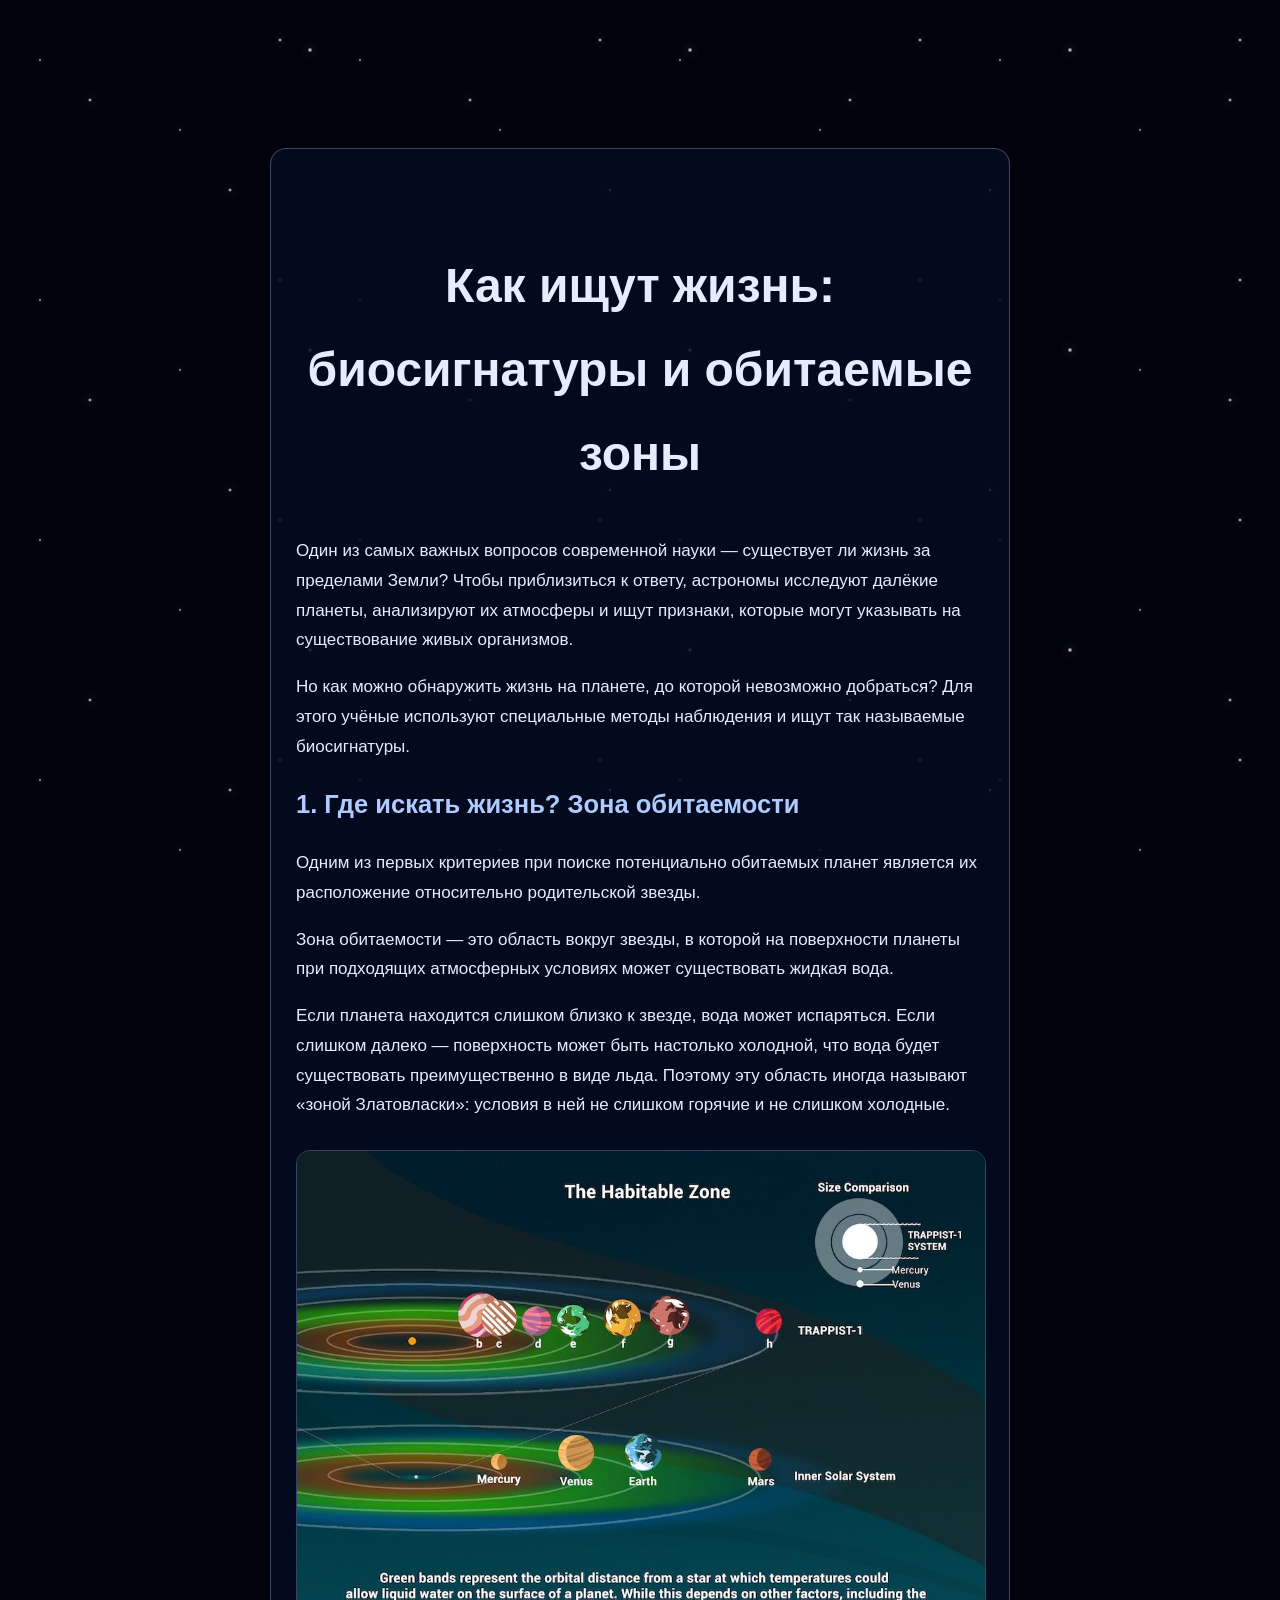
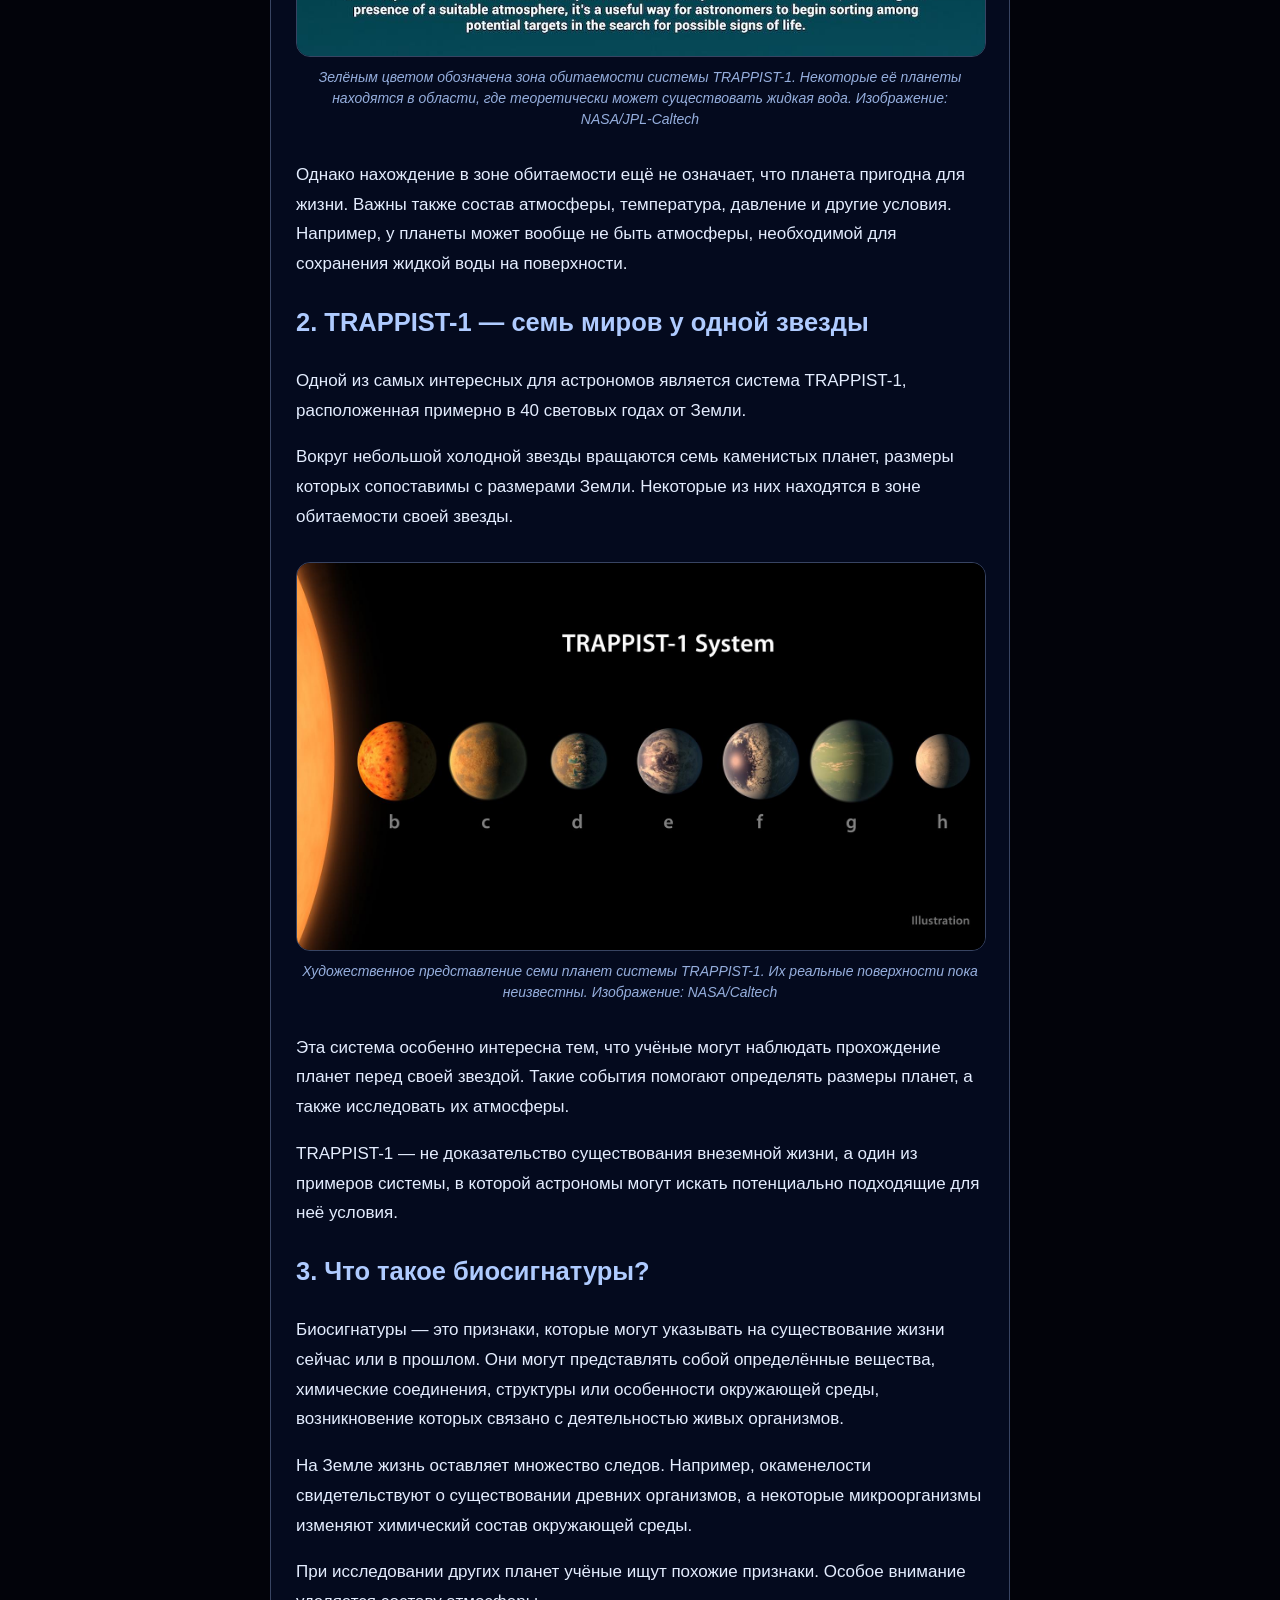
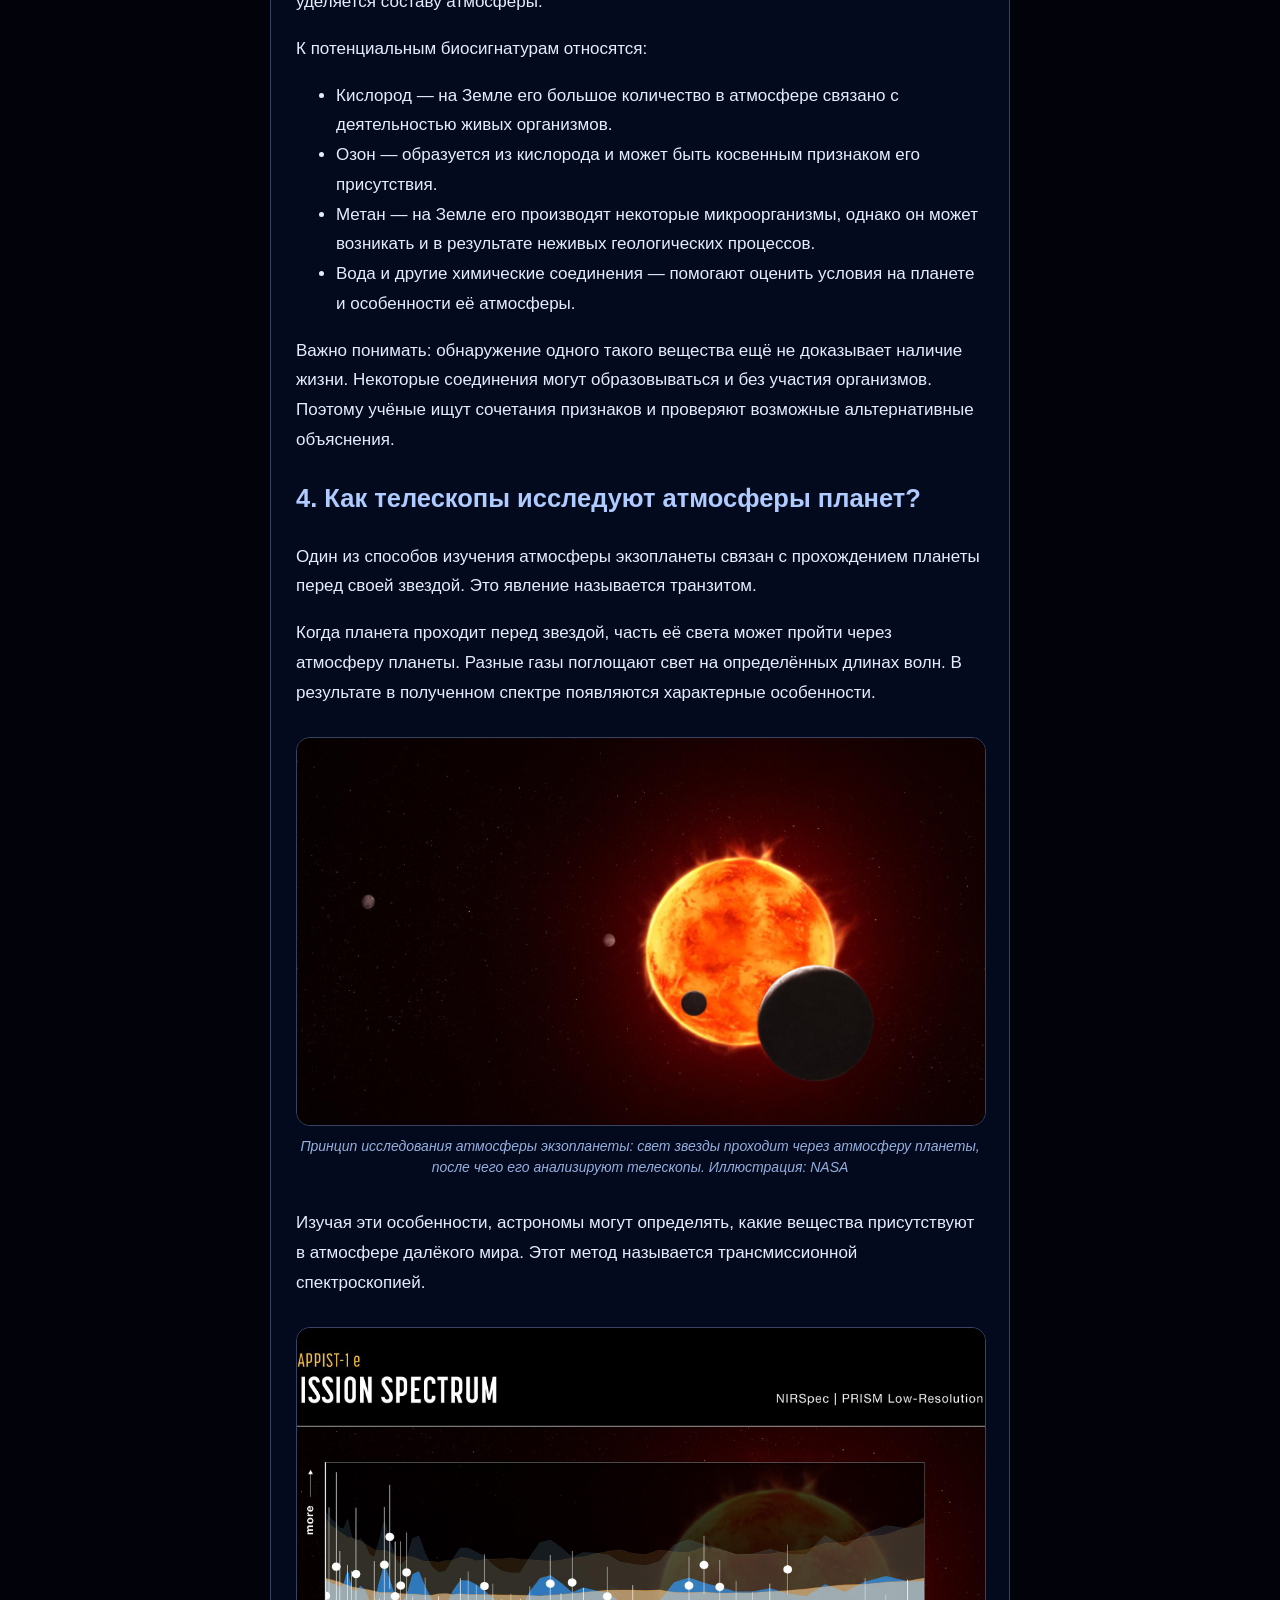
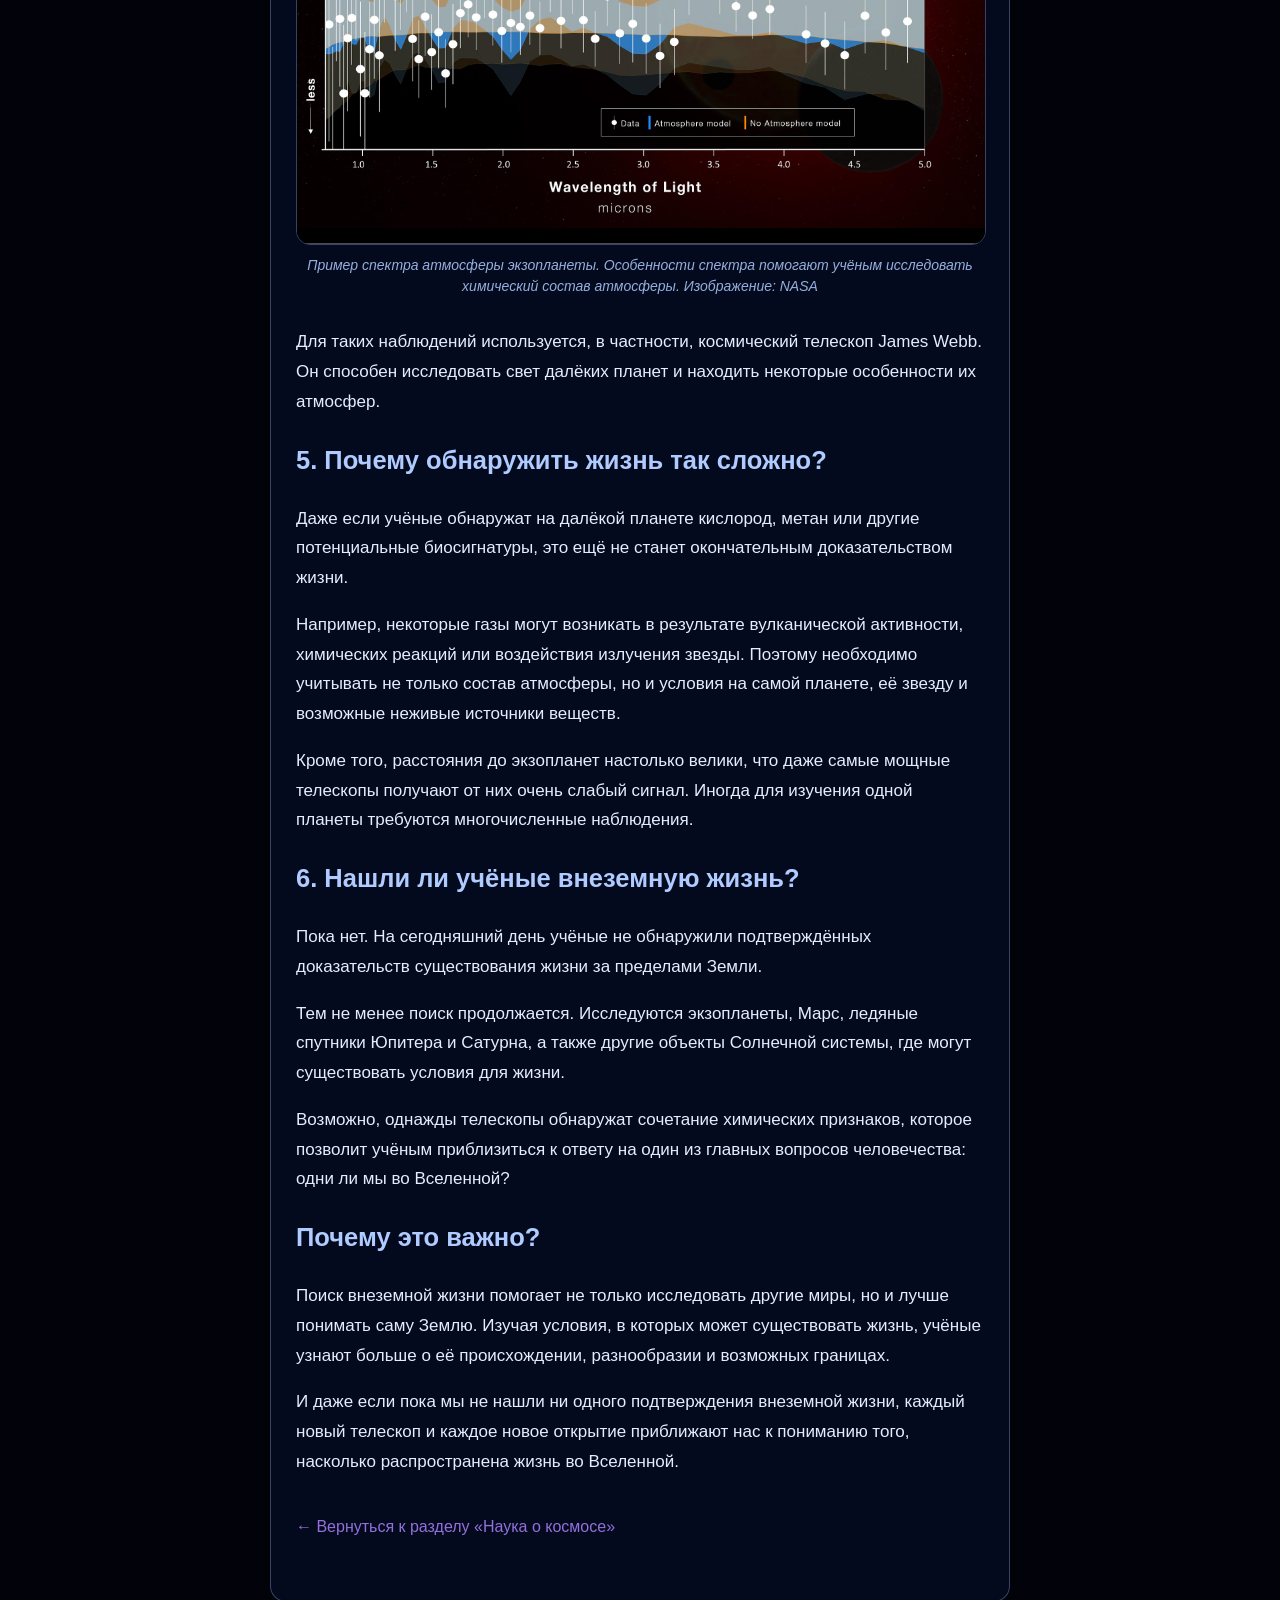
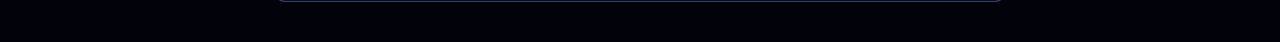
<file: biosignatures.html>
<!DOCTYPE html>
<html lang="ru">
<head>
    <meta charset="UTF-8">
    <meta name="viewport" content="width=device-width, initial-scale=1.0">
    <title>Как ищут жизнь во Вселенной</title>
    <link rel="stylesheet" href="style.css">
</head>

<body class="science-page biosignatures-page">

    <div class="stars-layer stars-far" aria-hidden="true"></div>
    <div class="stars-layer stars-near" aria-hidden="true"></div>

    <div class="article-content">

        <h1>Как ищут жизнь: биосигнатуры и обитаемые зоны</h1>

        <p>
            Один из самых важных вопросов современной науки —
            существует ли жизнь за пределами Земли? Чтобы приблизиться
            к ответу, астрономы исследуют далёкие планеты, анализируют
            их атмосферы и ищут признаки, которые могут указывать
            на существование живых организмов.
        </p>

        <p>
            Но как можно обнаружить жизнь на планете, до которой
            невозможно добраться? Для этого учёные используют
            специальные методы наблюдения и ищут так называемые
            биосигнатуры.
        </p>

        <h2>1. Где искать жизнь? Зона обитаемости</h2>

        <p>
            Одним из первых критериев при поиске потенциально
            обитаемых планет является их расположение относительно
            родительской звезды.
        </p>

        <p>
            Зона обитаемости — это область вокруг звезды, в которой
            на поверхности планеты при подходящих атмосферных
            условиях может существовать жидкая вода.
        </p>

        <p>
            Если планета находится слишком близко к звезде,
            вода может испаряться. Если слишком далеко —
            поверхность может быть настолько холодной,
            что вода будет существовать преимущественно в виде льда.
            Поэтому эту область иногда называют «зоной Златовласки»:
            условия в ней не слишком горячие и не слишком холодные.
        </p>

        <figure class="article-figure">
            <img src="images/habitable-zone.jpeg"
                 alt="Зона обитаемости системы TRAPPIST-1">
            <figcaption>
                Зелёным цветом обозначена зона обитаемости
                системы TRAPPIST-1. Некоторые её планеты
                находятся в области, где теоретически может
                существовать жидкая вода. Изображение: NASA/JPL-Caltech
            </figcaption>
        </figure>

        <p>
            Однако нахождение в зоне обитаемости ещё не означает,
            что планета пригодна для жизни. Важны также состав
            атмосферы, температура, давление и другие условия.
            Например, у планеты может вообще не быть атмосферы,
            необходимой для сохранения жидкой воды на поверхности.
        </p>

        <h2>2. TRAPPIST-1 — семь миров у одной звезды</h2>

        <p>
            Одной из самых интересных для астрономов является
            система TRAPPIST-1, расположенная примерно в 40
            световых годах от Земли.
        </p>

        <p>
            Вокруг небольшой холодной звезды вращаются семь
            каменистых планет, размеры которых сопоставимы
            с размерами Земли. Некоторые из них находятся
            в зоне обитаемости своей звезды.
        </p>

        <figure class="article-figure">
            <img src="images/trappist-1.jpeg"
                 alt="Художественное изображение планет системы TRAPPIST-1">
            <figcaption>
                Художественное представление семи планет
                системы TRAPPIST-1. Их реальные поверхности
                пока неизвестны. Изображение: NASA/Caltech
            </figcaption>
        </figure>

        <p>
            Эта система особенно интересна тем, что учёные могут
            наблюдать прохождение планет перед своей звездой.
            Такие события помогают определять размеры планет,
            а также исследовать их атмосферы.
        </p>

        <p>
            TRAPPIST-1 — не доказательство существования
            внеземной жизни, а один из примеров системы,
            в которой астрономы могут искать потенциально
            подходящие для неё условия.
        </p>

        <h2>3. Что такое биосигнатуры?</h2>

        <p>
            Биосигнатуры — это признаки, которые могут указывать
            на существование жизни сейчас или в прошлом.
            Они могут представлять собой определённые вещества,
            химические соединения, структуры или особенности
            окружающей среды, возникновение которых связано
            с деятельностью живых организмов.
        </p>

        <p>
            На Земле жизнь оставляет множество следов.
            Например, окаменелости свидетельствуют о существовании
            древних организмов, а некоторые микроорганизмы
            изменяют химический состав окружающей среды.
        </p>

        <p>
            При исследовании других планет учёные ищут
            похожие признаки. Особое внимание уделяется
            составу атмосферы.
        </p>

        <p>К потенциальным биосигнатурам относятся:</p>

        <ul>
            <li>
                Кислород — на Земле его большое количество
                в атмосфере связано с деятельностью живых организмов.
            </li>
            <li>
                Озон — образуется из кислорода и может быть
                косвенным признаком его присутствия.
            </li>
            <li>
                Метан — на Земле его производят некоторые
                микроорганизмы, однако он может возникать
                и в результате неживых геологических процессов.
            </li>
            <li>
                Вода и другие химические соединения —
                помогают оценить условия на планете
                и особенности её атмосферы.
            </li>
        </ul>

        <p>
            Важно понимать: обнаружение одного такого вещества
            ещё не доказывает наличие жизни. Некоторые соединения
            могут образовываться и без участия организмов.
            Поэтому учёные ищут сочетания признаков
            и проверяют возможные альтернативные объяснения.
        </p>

        <h2>4. Как телескопы исследуют атмосферы планет?</h2>

        <p>
            Один из способов изучения атмосферы экзопланеты
            связан с прохождением планеты перед своей звездой.
            Это явление называется транзитом.
        </p>

        <p>
            Когда планета проходит перед звездой, часть её света
            может пройти через атмосферу планеты.
            Разные газы поглощают свет на определённых длинах волн.
            В результате в полученном спектре появляются
            характерные особенности.
        </p>

        <figure class="article-figure">
            <img src="images/atmosphere-transit.jpeg"
                 alt="Исследование атмосферы экзопланеты">
            <figcaption>
                Принцип исследования атмосферы экзопланеты:
                свет звезды проходит через атмосферу планеты,
                после чего его анализируют телескопы.
                Иллюстрация: NASA
            </figcaption>
        </figure>

        <p>
            Изучая эти особенности, астрономы могут определять,
            какие вещества присутствуют в атмосфере далёкого мира.
            Этот метод называется трансмиссионной спектроскопией.
        </p>

        <figure class="article-figure">
            <img src="images/biosignature-spectrum.jpeg"
                 alt="Спектр атмосферы экзопланеты">
            <figcaption>
                Пример спектра атмосферы экзопланеты.
                Особенности спектра помогают учёным исследовать
                химический состав атмосферы.
                Изображение: NASA
            </figcaption>
        </figure>

        <p>
            Для таких наблюдений используется, в частности,
            космический телескоп James Webb. Он способен
            исследовать свет далёких планет и находить
            некоторые особенности их атмосфер.
        </p>

        <h2>5. Почему обнаружить жизнь так сложно?</h2>

        <p>
            Даже если учёные обнаружат на далёкой планете
            кислород, метан или другие потенциальные биосигнатуры,
            это ещё не станет окончательным доказательством жизни.
        </p>

        <p>
            Например, некоторые газы могут возникать в результате
            вулканической активности, химических реакций
            или воздействия излучения звезды.
            Поэтому необходимо учитывать не только состав
            атмосферы, но и условия на самой планете,
            её звезду и возможные неживые источники веществ.
        </p>

        <p>
            Кроме того, расстояния до экзопланет настолько велики,
            что даже самые мощные телескопы получают от них
            очень слабый сигнал. Иногда для изучения одной
            планеты требуются многочисленные наблюдения.
        </p>

        <h2>6. Нашли ли учёные внеземную жизнь?</h2>

        <p>
            Пока нет. На сегодняшний день учёные не обнаружили
            подтверждённых доказательств существования жизни
            за пределами Земли.
        </p>

        <p>
            Тем не менее поиск продолжается. Исследуются
            экзопланеты, Марс, ледяные спутники Юпитера и Сатурна,
            а также другие объекты Солнечной системы,
            где могут существовать условия для жизни.
        </p>

        <p>
            Возможно, однажды телескопы обнаружат сочетание
            химических признаков, которое позволит учёным
            приблизиться к ответу на один из главных вопросов
            человечества: одни ли мы во Вселенной?
        </p>

        <h2>Почему это важно?</h2>

        <p>
            Поиск внеземной жизни помогает не только исследовать
            другие миры, но и лучше понимать саму Землю.
            Изучая условия, в которых может существовать жизнь,
            учёные узнают больше о её происхождении,
            разнообразии и возможных границах.
        </p>

        <p>
            И даже если пока мы не нашли ни одного подтверждения
            внеземной жизни, каждый новый телескоп и каждое
            новое открытие приближают нас к пониманию того,
            насколько распространена жизнь во Вселенной.
        </p>

        <div class="article-return">
            <a href="science.html" class="back-button">
                ← Вернуться к разделу «Наука о космосе»
            </a>
        </div>

    </div>

    <script>
        const starsFar = document.querySelector(".stars-far");
        const starsNear = document.querySelector(".stars-near");

        function moveStars() {
            const scrollY = window.scrollY;

            if (starsFar) {
                starsFar.style.backgroundPosition =
                    `0 ${-scrollY * 0.12}px`;
            }

            if (starsNear) {
                starsNear.style.backgroundPosition =
                    `0 ${-scrollY * 0.3}px`;
            }
        }

        window.addEventListener("scroll", moveStars, { passive: true });
        moveStars();
    </script>

</body>
</html>
</file>
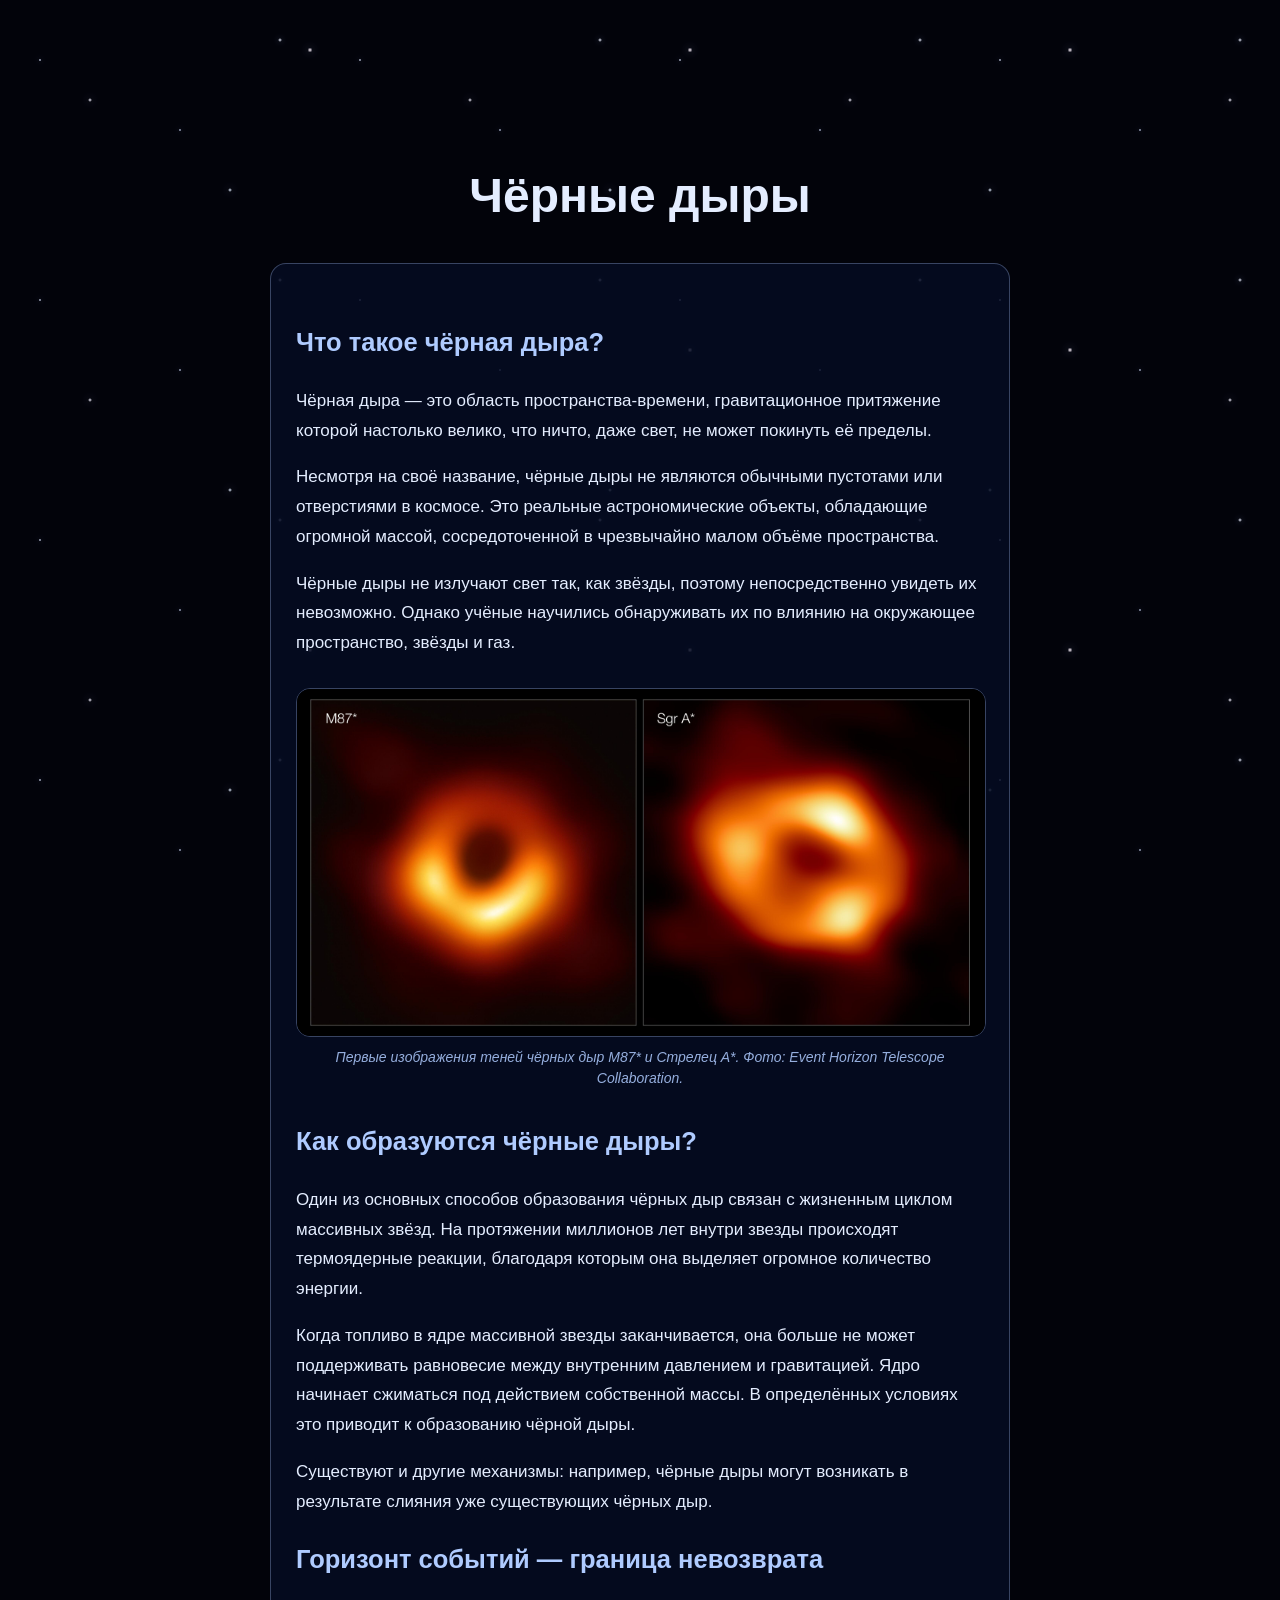
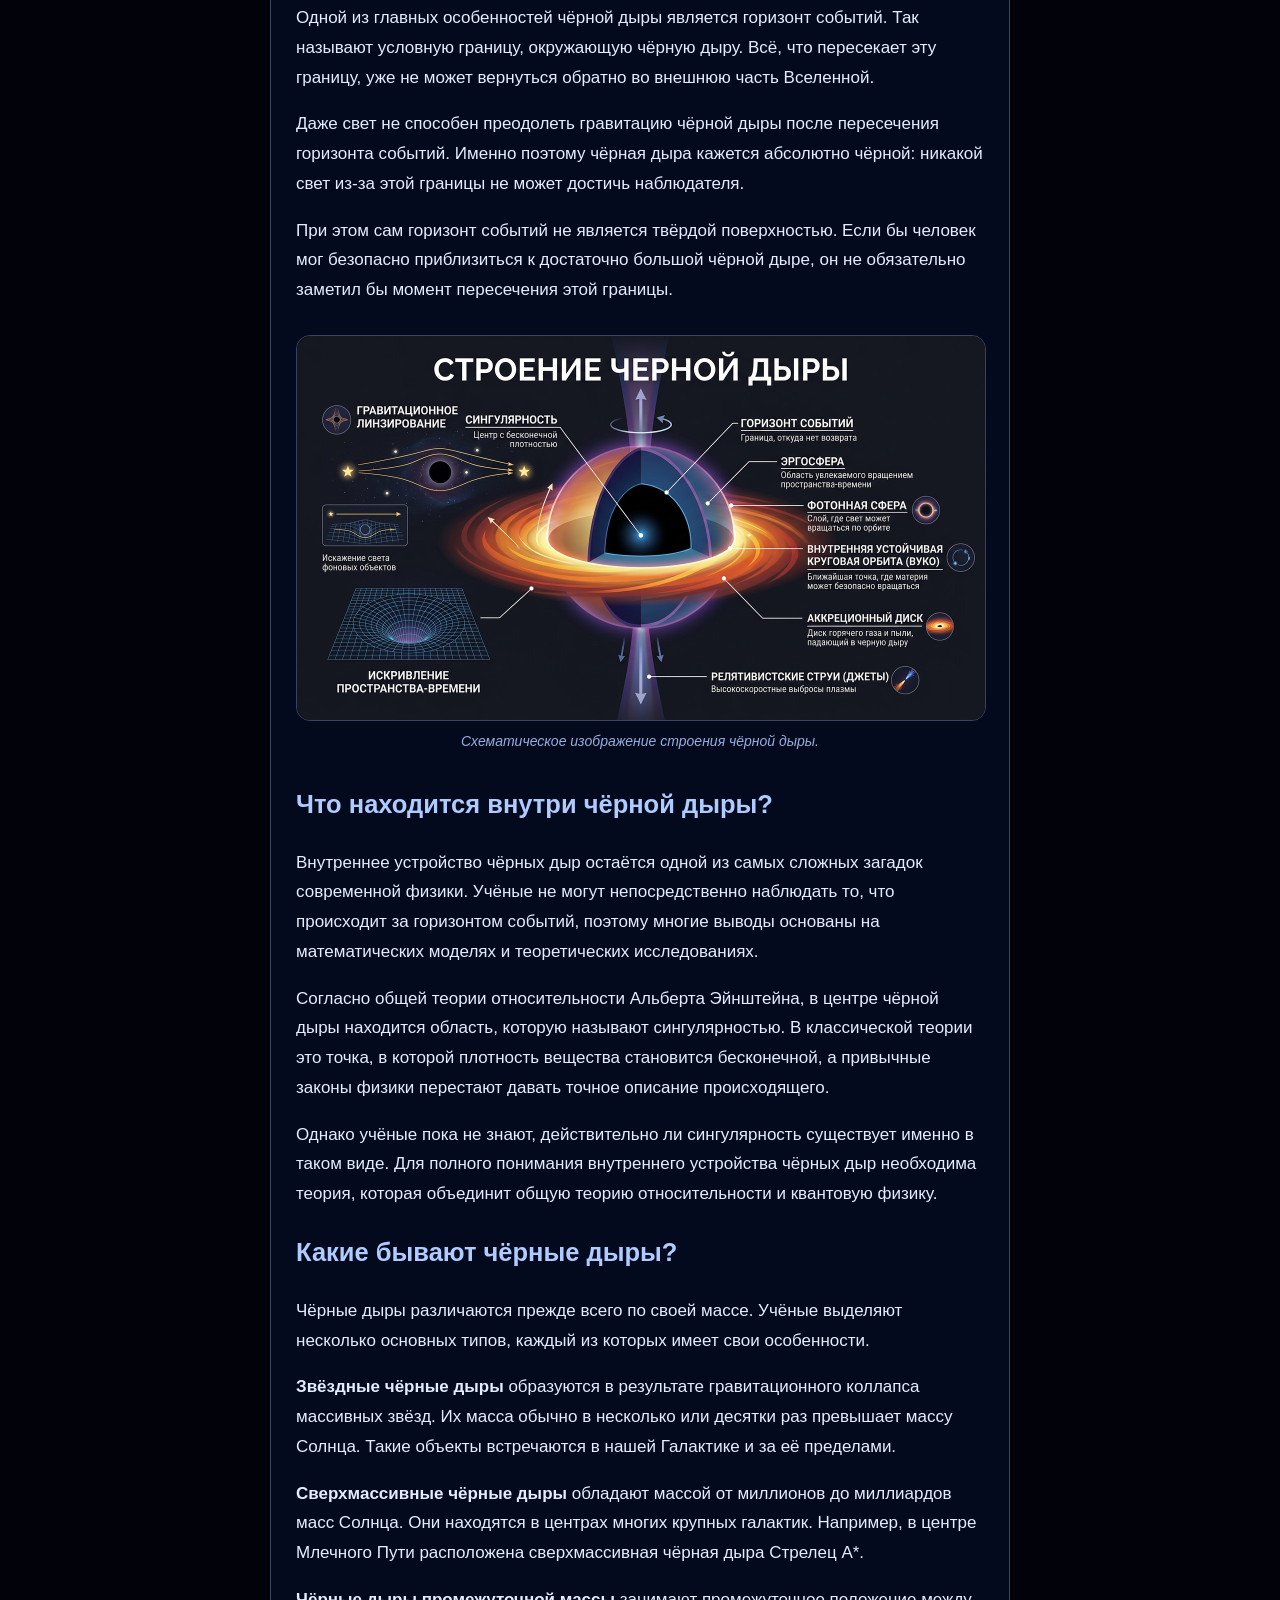
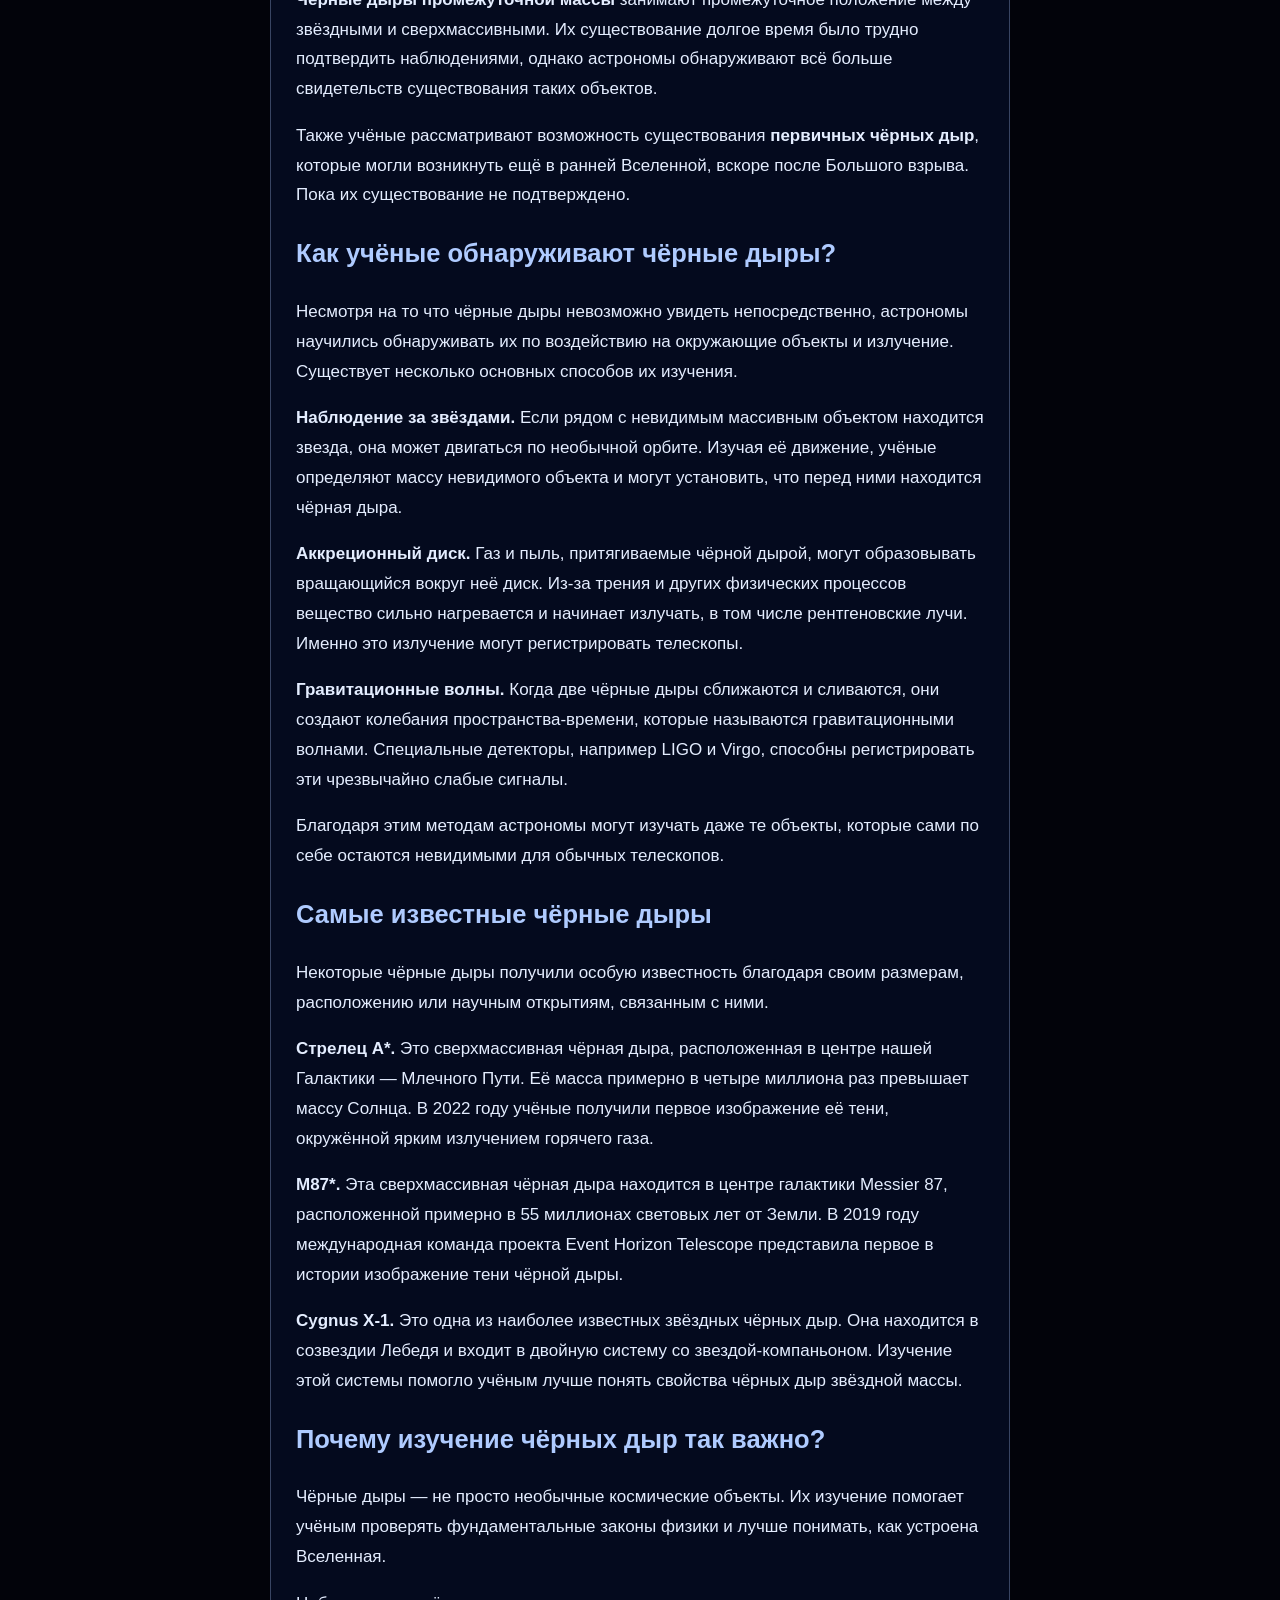
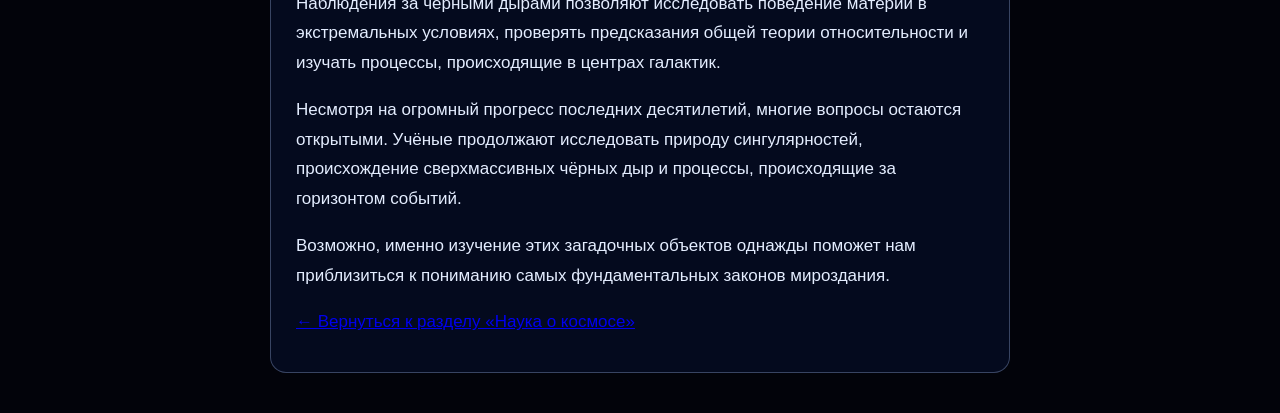
<file: black-hole.html>
<!DOCTYPE html>
<html lang="ru">
<head>
    <meta charset="UTF-8">
    <meta name="viewport" content="width=device-width, initial-scale=1.0">
    <title>Чёрные дыры</title>
    <link rel="stylesheet" href="style.css">
</head>
<body class="science-page black-hole-page">
    <div class="stars-layer stars-far" aria-hidden="true"></div>
    <div class="stars-layer stars-near" aria-hidden="true"></div>
    <h1>Чёрные дыры</h1>
    <div class="article-content">
    <h2>Что такое чёрная дыра?</h2>

    <p>
        Чёрная дыра — это область пространства-времени,
        гравитационное притяжение которой настолько велико,
        что ничто, даже свет, не может покинуть её пределы.
    </p>

    <p>
        Несмотря на своё название, чёрные дыры не являются
        обычными пустотами или отверстиями в космосе.
        Это реальные астрономические объекты, обладающие
        огромной массой, сосредоточенной в чрезвычайно
        малом объёме пространства.
    </p>

    <p>
        Чёрные дыры не излучают свет так, как звёзды,
        поэтому непосредственно увидеть их невозможно.
        Однако учёные научились обнаруживать их по влиянию
        на окружающее пространство, звёзды и газ.
    </p>
    <figure class="article-figure">
    <img src="images/black-holes-eht.jpeg" alt="Изображения чёрных дыр M87* и Стрелец A*">

    <figcaption>
        Первые изображения теней чёрных дыр M87* и Стрелец A*.
        Фото: Event Horizon Telescope Collaboration.
    </figcaption>
</figure>

    <h2>Как образуются чёрные дыры?</h2>

    <p>
        Один из основных способов образования чёрных дыр
        связан с жизненным циклом массивных звёзд.
        На протяжении миллионов лет внутри звезды происходят
        термоядерные реакции, благодаря которым она выделяет
        огромное количество энергии.
    </p>

    <p>
        Когда топливо в ядре массивной звезды заканчивается,
        она больше не может поддерживать равновесие между
        внутренним давлением и гравитацией. Ядро начинает
        сжиматься под действием собственной массы.
        В определённых условиях это приводит к образованию
        чёрной дыры.
    </p>

    <p>
        Существуют и другие механизмы: например, чёрные дыры
        могут возникать в результате слияния уже существующих
        чёрных дыр.
    </p>
    <h2>Горизонт событий — граница невозврата</h2>

<p>
    Одной из главных особенностей чёрной дыры является
    горизонт событий. Так называют условную границу,
    окружающую чёрную дыру. Всё, что пересекает эту
    границу, уже не может вернуться обратно во внешнюю
    часть Вселенной.
</p>

<p>
    Даже свет не способен преодолеть гравитацию чёрной
    дыры после пересечения горизонта событий. Именно
    поэтому чёрная дыра кажется абсолютно чёрной:
    никакой свет из-за этой границы не может достичь
    наблюдателя.
</p>

<p>
    При этом сам горизонт событий не является твёрдой
    поверхностью. Если бы человек мог безопасно
    приблизиться к достаточно большой чёрной дыре,
    он не обязательно заметил бы момент пересечения
    этой границы.
</p>
<figure class="article-figure">
    <img src="images/structure.jpg" alt="Схема строения чёрной дыры">
    <figcaption>
        Схематическое изображение строения чёрной дыры.
    </figcaption>
</figure>
<h2>Что находится внутри чёрной дыры?</h2>

<p>
    Внутреннее устройство чёрных дыр остаётся одной
    из самых сложных загадок современной физики.
    Учёные не могут непосредственно наблюдать то,
    что происходит за горизонтом событий, поэтому
    многие выводы основаны на математических моделях
    и теоретических исследованиях.
</p>

<p>
    Согласно общей теории относительности Альберта
    Эйнштейна, в центре чёрной дыры находится область,
    которую называют сингулярностью. В классической
    теории это точка, в которой плотность вещества
    становится бесконечной, а привычные законы физики
    перестают давать точное описание происходящего.
</p>

<p>
    Однако учёные пока не знают, действительно ли
    сингулярность существует именно в таком виде.
    Для полного понимания внутреннего устройства
    чёрных дыр необходима теория, которая объединит
    общую теорию относительности и квантовую физику.
</p>
<h2>Какие бывают чёрные дыры?</h2>

<p>
    Чёрные дыры различаются прежде всего по своей массе.
    Учёные выделяют несколько основных типов, каждый
    из которых имеет свои особенности.
</p>

<p>
    <strong>Звёздные чёрные дыры</strong> образуются
    в результате гравитационного коллапса массивных
    звёзд. Их масса обычно в несколько или десятки раз
    превышает массу Солнца. Такие объекты встречаются
    в нашей Галактике и за её пределами.
</p>

<p>
    <strong>Сверхмассивные чёрные дыры</strong> обладают
    массой от миллионов до миллиардов масс Солнца.
    Они находятся в центрах многих крупных галактик.
    Например, в центре Млечного Пути расположена
    сверхмассивная чёрная дыра Стрелец A*.
</p>

<p>
    <strong>Чёрные дыры промежуточной массы</strong>
    занимают промежуточное положение между звёздными
    и сверхмассивными. Их существование долгое время
    было трудно подтвердить наблюдениями, однако
    астрономы обнаруживают всё больше свидетельств
    существования таких объектов.
</p>

<p>
    Также учёные рассматривают возможность
    существования <strong>первичных чёрных дыр</strong>,
    которые могли возникнуть ещё в ранней Вселенной,
    вскоре после Большого взрыва. Пока их существование
    не подтверждено.
</p>
<h2>Как учёные обнаруживают чёрные дыры?</h2>

<p>
    Несмотря на то что чёрные дыры невозможно увидеть
    непосредственно, астрономы научились обнаруживать
    их по воздействию на окружающие объекты и излучение.
    Существует несколько основных способов их изучения.
</p>

<p>
    <strong>Наблюдение за звёздами.</strong>
    Если рядом с невидимым массивным объектом находится
    звезда, она может двигаться по необычной орбите.
    Изучая её движение, учёные определяют массу
    невидимого объекта и могут установить, что перед
    ними находится чёрная дыра.
</p>

<p>
    <strong>Аккреционный диск.</strong>
    Газ и пыль, притягиваемые чёрной дырой, могут
    образовывать вращающийся вокруг неё диск.
    Из-за трения и других физических процессов
    вещество сильно нагревается и начинает излучать,
    в том числе рентгеновские лучи. Именно это
    излучение могут регистрировать телескопы.
</p>

<p>
    <strong>Гравитационные волны.</strong>
    Когда две чёрные дыры сближаются и сливаются,
    они создают колебания пространства-времени,
    которые называются гравитационными волнами.
    Специальные детекторы, например LIGO и Virgo,
    способны регистрировать эти чрезвычайно слабые
    сигналы.
</p>

<p>
    Благодаря этим методам астрономы могут изучать
    даже те объекты, которые сами по себе остаются
    невидимыми для обычных телескопов.
</p>
<h2>Самые известные чёрные дыры</h2>

<p>
    Некоторые чёрные дыры получили особую известность
    благодаря своим размерам, расположению или научным
    открытиям, связанным с ними.
</p>

<p>
    <strong>Стрелец A*.</strong>
    Это сверхмассивная чёрная дыра, расположенная
    в центре нашей Галактики — Млечного Пути.
    Её масса примерно в четыре миллиона раз превышает
    массу Солнца. В 2022 году учёные получили первое
    изображение её тени, окружённой ярким излучением
    горячего газа.
</p>

<p>
    <strong>M87*.</strong>
    Эта сверхмассивная чёрная дыра находится в центре
    галактики Messier 87, расположенной примерно
    в 55 миллионах световых лет от Земли.
    В 2019 году международная команда проекта
    Event Horizon Telescope представила первое
    в истории изображение тени чёрной дыры.
</p>

<p>
    <strong>Cygnus X-1.</strong>
    Это одна из наиболее известных звёздных чёрных дыр.
    Она находится в созвездии Лебедя и входит в двойную
    систему со звездой-компаньоном. Изучение этой
    системы помогло учёным лучше понять свойства
    чёрных дыр звёздной массы.
</p>
<h2>Почему изучение чёрных дыр так важно?</h2>

<p>
    Чёрные дыры — не просто необычные космические
    объекты. Их изучение помогает учёным проверять
    фундаментальные законы физики и лучше понимать,
    как устроена Вселенная.
</p>

<p>
    Наблюдения за чёрными дырами позволяют исследовать
    поведение материи в экстремальных условиях,
    проверять предсказания общей теории относительности
    и изучать процессы, происходящие в центрах галактик.
</p>

<p>
    Несмотря на огромный прогресс последних десятилетий,
    многие вопросы остаются открытыми. Учёные продолжают
    исследовать природу сингулярностей, происхождение
    сверхмассивных чёрных дыр и процессы, происходящие
    за горизонтом событий.
</p>

<p>
    Возможно, именно изучение этих загадочных объектов
    однажды поможет нам приблизиться к пониманию
    самых фундаментальных законов мироздания.
</p>

<a href="science.html" class="back-button">
    ← Вернуться к разделу «Наука о космосе»
</a>

</div>

    </section>

    <script>
        const starsFar = document.querySelector(".stars-far");
        const starsNear = document.querySelector(".stars-near");

        function moveStars() {
            const scrollY = window.scrollY;

            if (starsFar) {
                starsFar.style.backgroundPosition = `0 ${-scrollY * 0.12}px`;
            }

            if (starsNear) {
                starsNear.style.backgroundPosition = `0 ${-scrollY * 0.3}px`;
            }
        }

        window.addEventListener("scroll", moveStars, { passive: true });
        moveStars();
    </script>

</body>
</html>
</file>
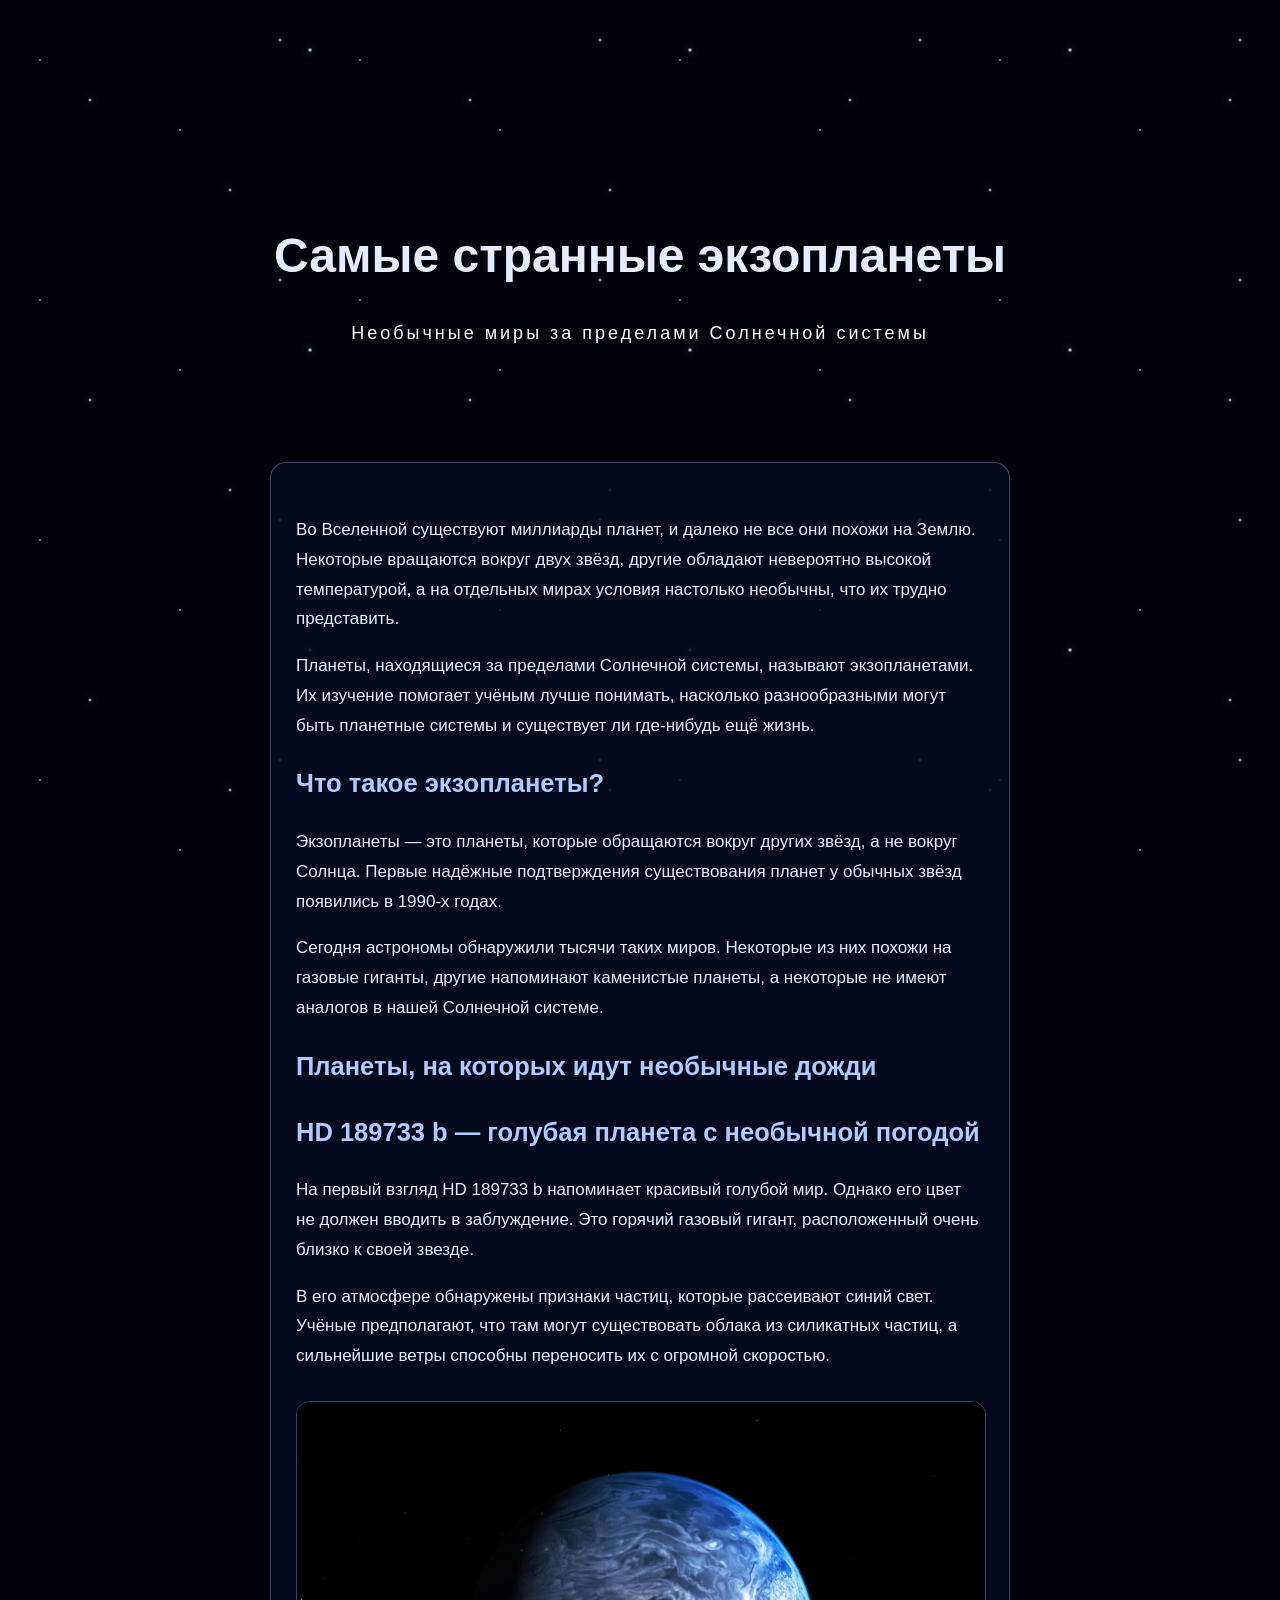
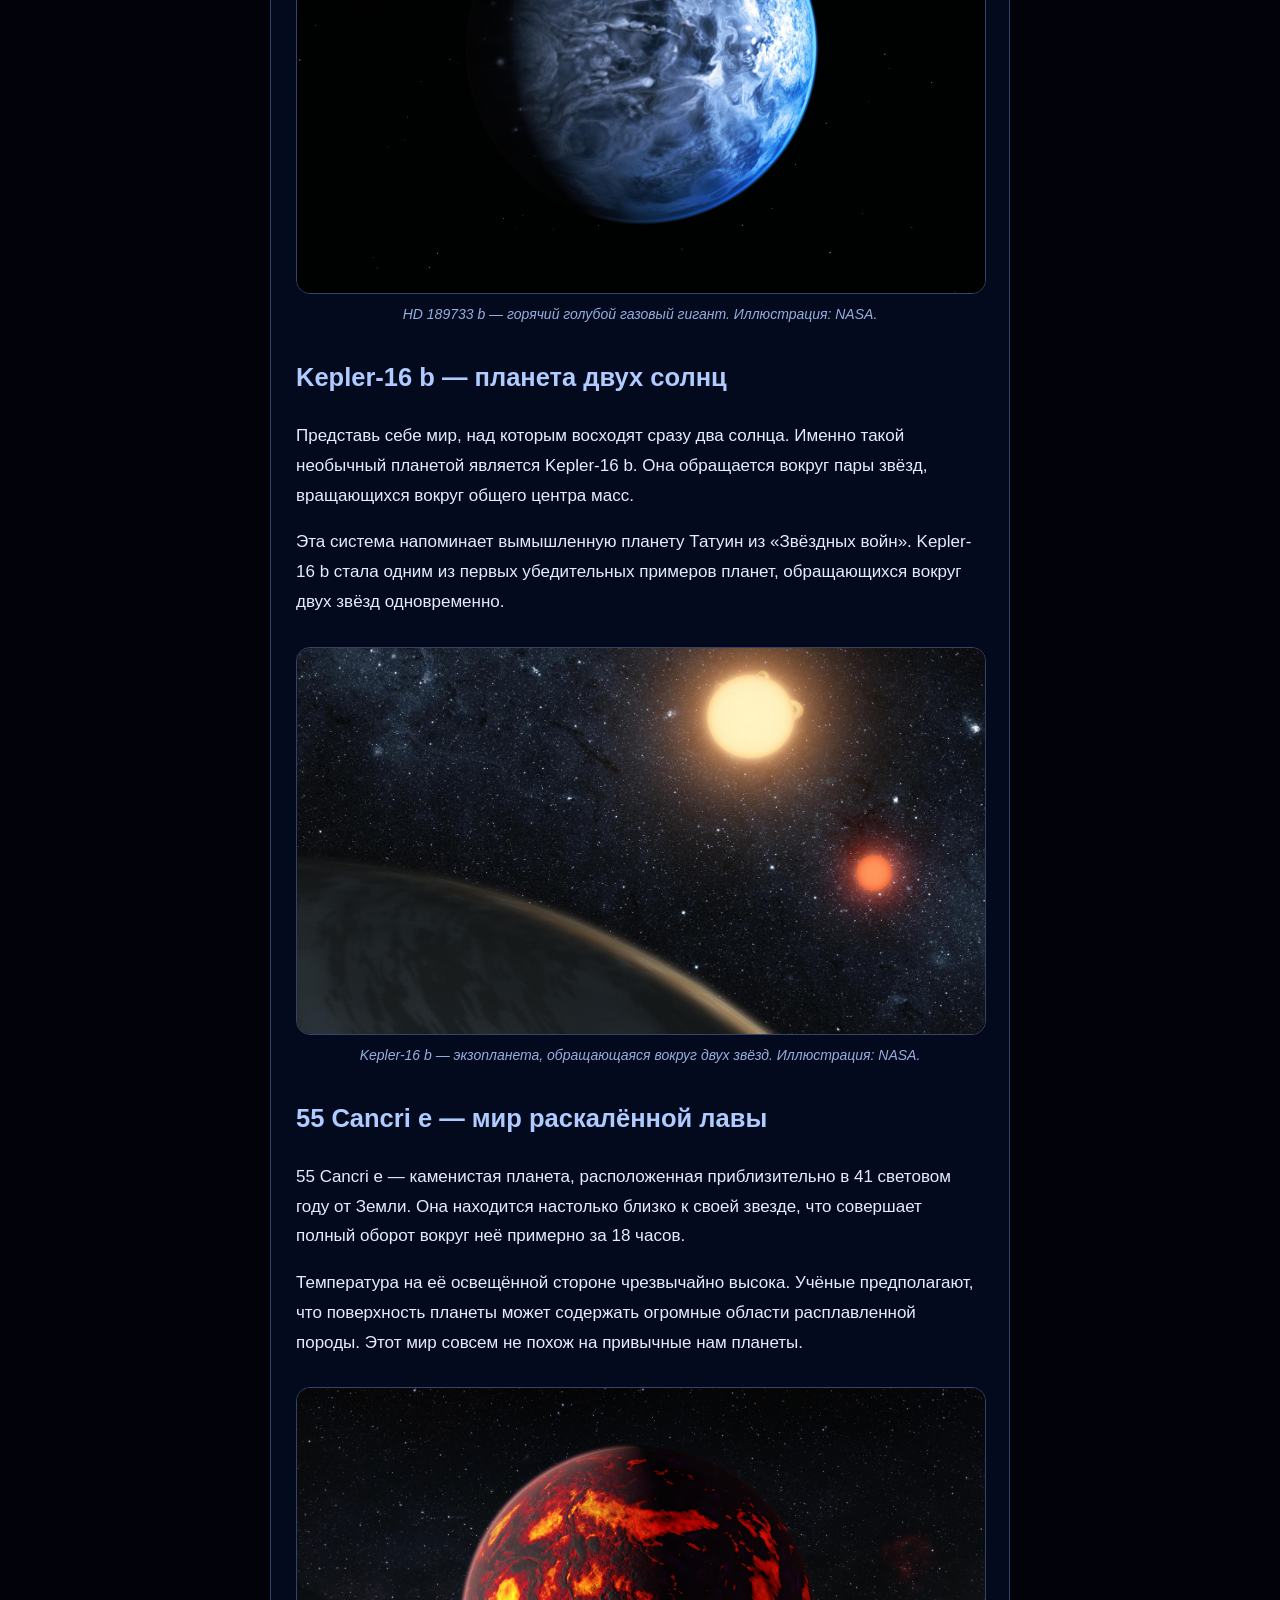
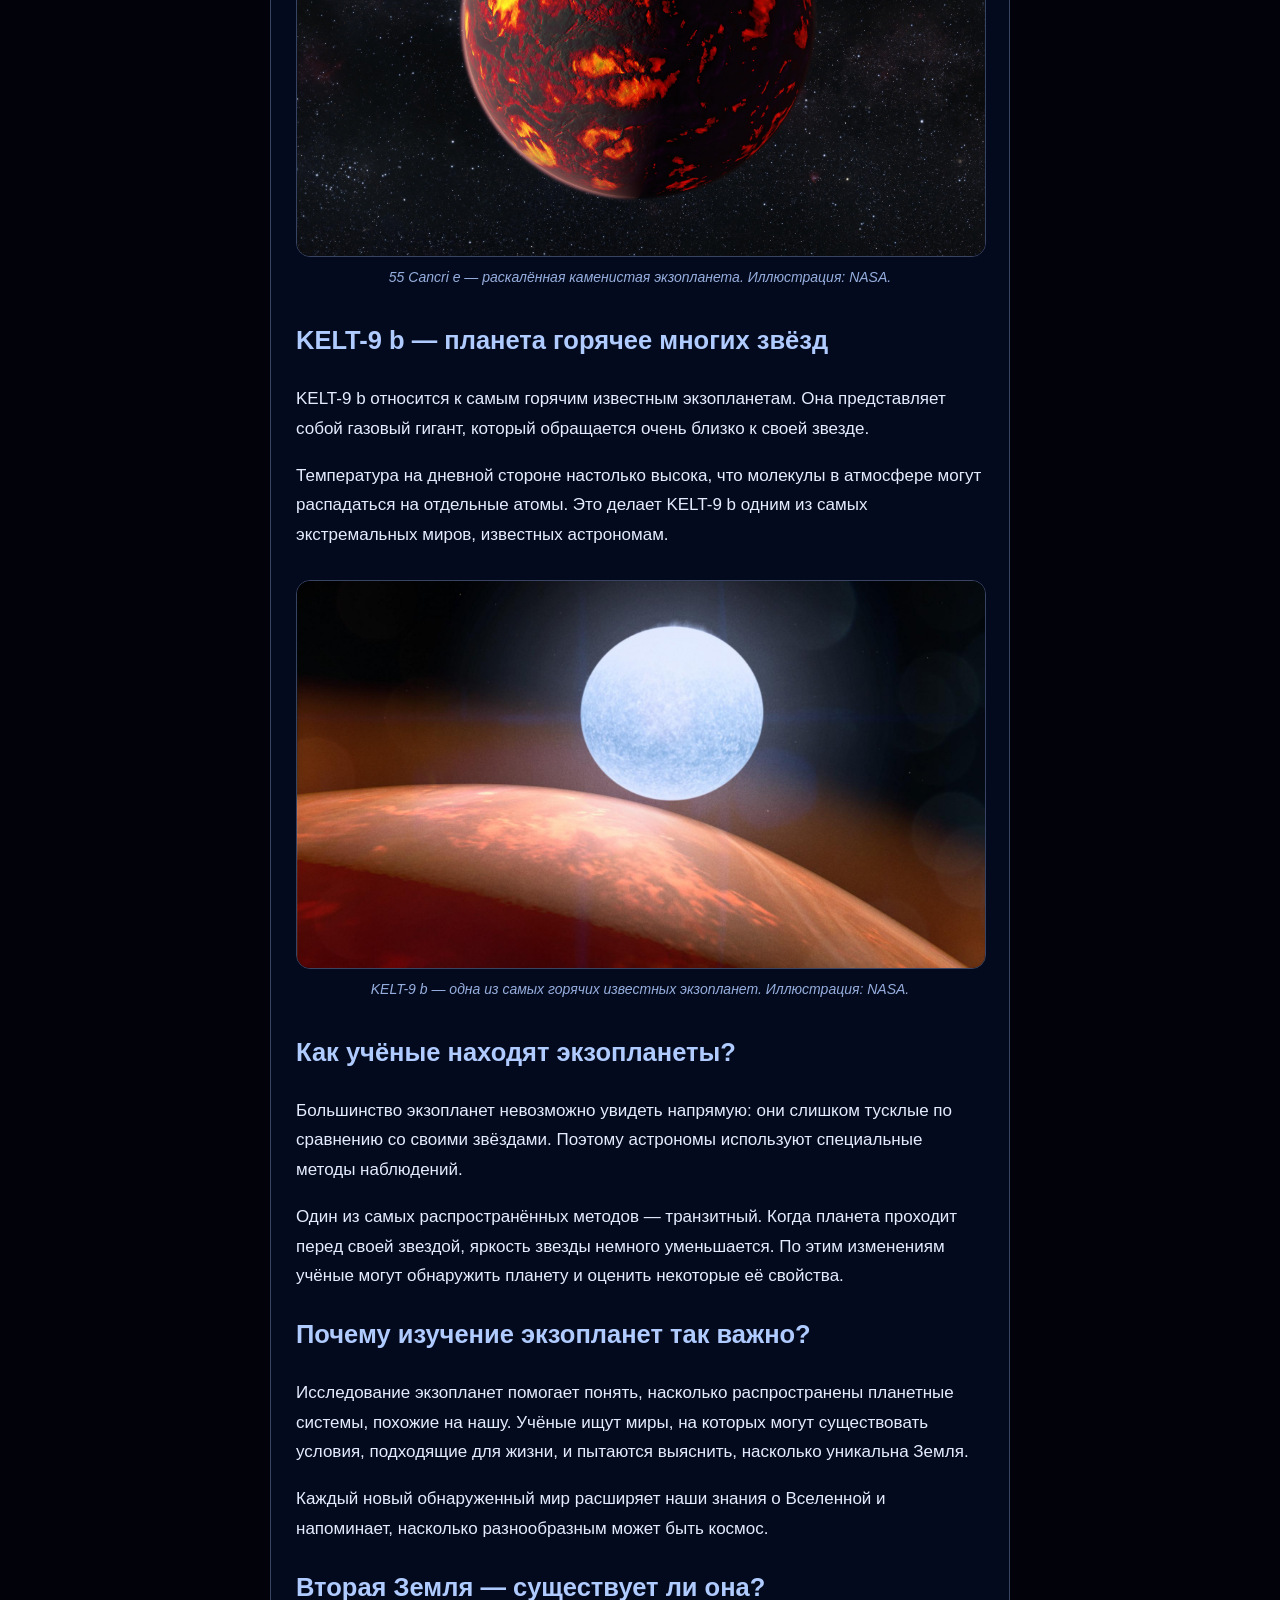
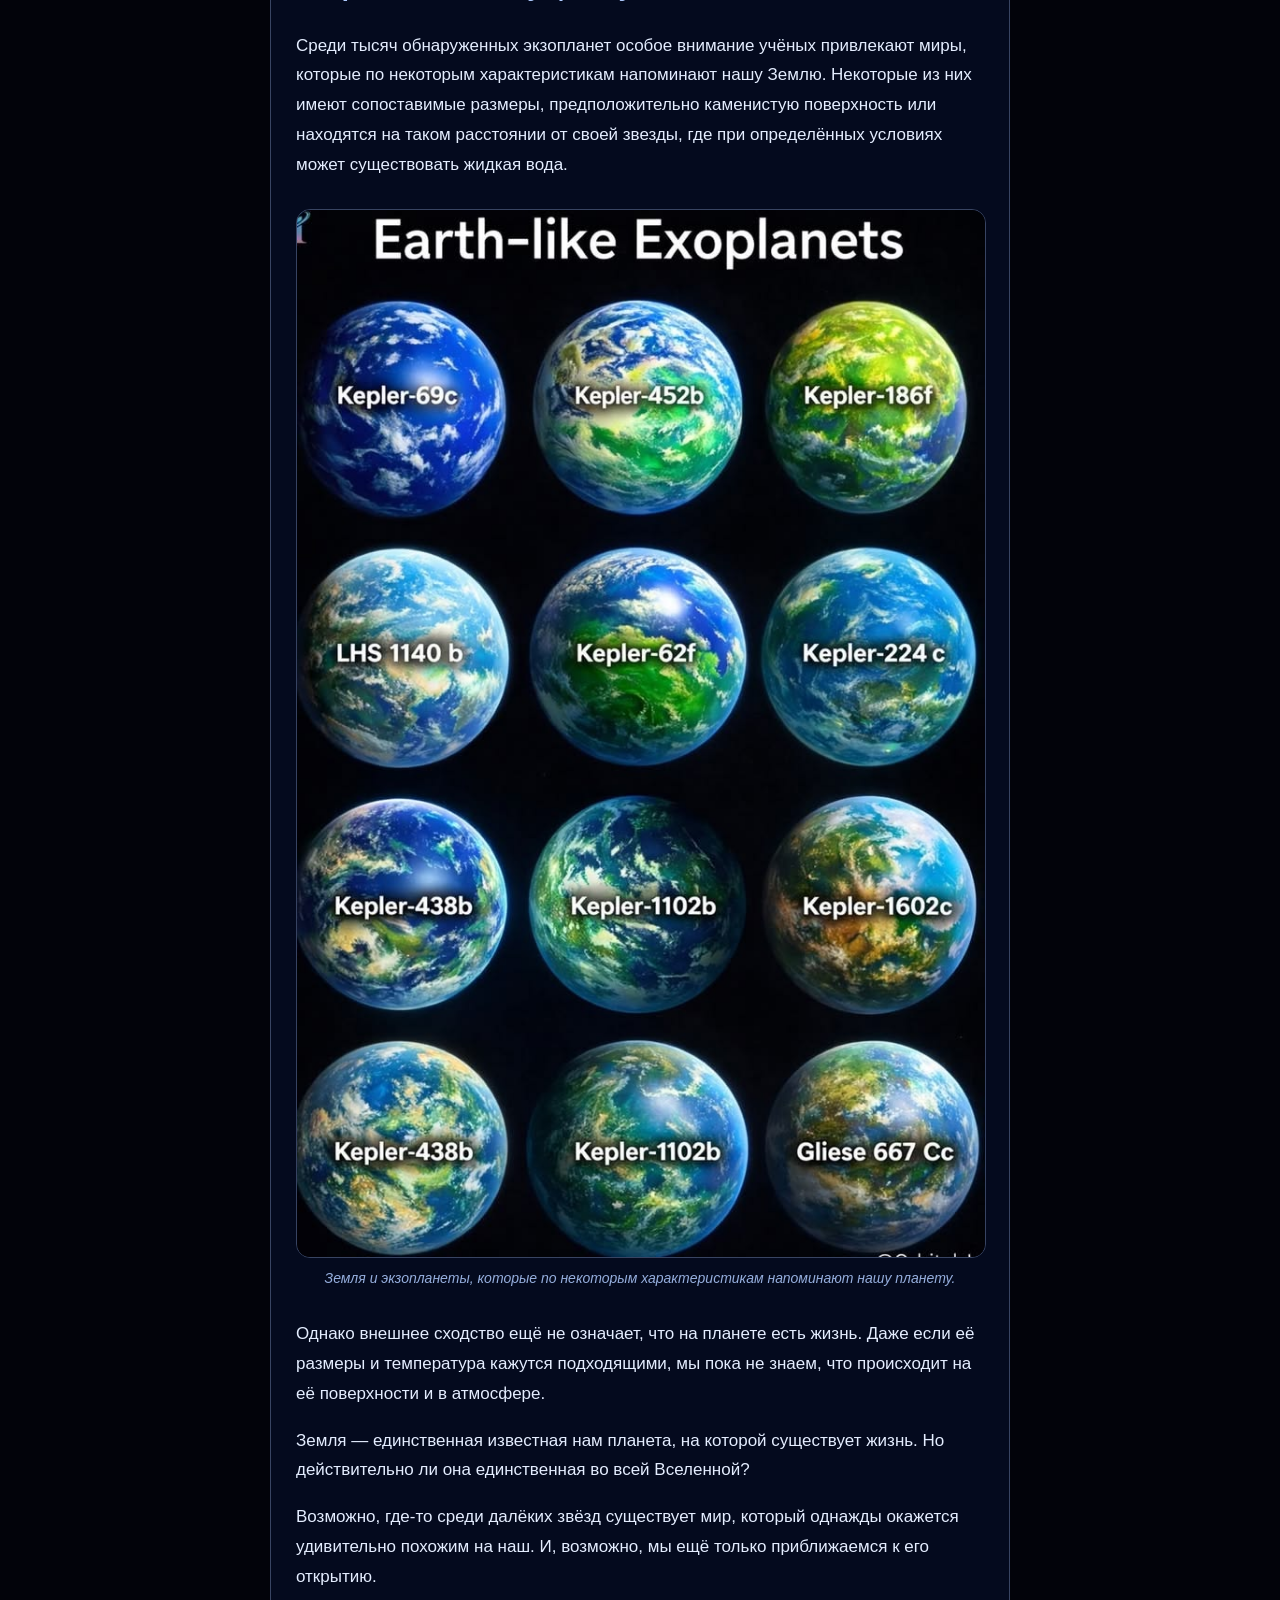
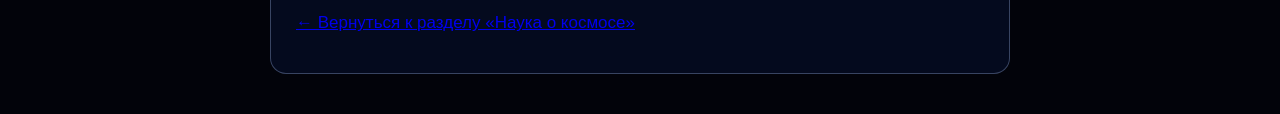
<file: exoplanets.html>
<!DOCTYPE html>
<html lang="ru">
<head>
    <meta charset="UTF-8">
    <meta name="viewport" content="width=device-width, initial-scale=1.0">
    <title>Самые странные экзопланеты — Astralis Lunaris</title>
    <link rel="stylesheet" href="style.css">
</head>

<body class="science-page exoplanets-page">
    <div class="stars-layer stars-far" aria-hidden="true"></div>
    <div class="stars-layer stars-near" aria-hidden="true"></div>
    <header>
        <h1>Самые странные экзопланеты</h1>
        <p>Необычные миры за пределами Солнечной системы</p>
    </header>

    <main class="article-content">

        <p>
            Во Вселенной существуют миллиарды планет, и далеко не все
            они похожи на Землю. Некоторые вращаются вокруг двух звёзд,
            другие обладают невероятно высокой температурой, а на
            отдельных мирах условия настолько необычны, что их трудно
            представить.
        </p>

        <p>
            Планеты, находящиеся за пределами Солнечной системы,
            называют экзопланетами. Их изучение помогает учёным
            лучше понимать, насколько разнообразными могут быть
            планетные системы и существует ли где-нибудь ещё
            жизнь.
        </p>

        <h2>Что такое экзопланеты?</h2>

        <p>
            Экзопланеты — это планеты, которые обращаются вокруг
            других звёзд, а не вокруг Солнца. Первые надёжные
            подтверждения существования планет у обычных звёзд
            появились в 1990-х годах.
        </p>

        <p>
            Сегодня астрономы обнаружили тысячи таких миров.
            Некоторые из них похожи на газовые гиганты, другие
            напоминают каменистые планеты, а некоторые не имеют
            аналогов в нашей Солнечной системе.
        </p>

        <h2>Планеты, на которых идут необычные дожди</h2>
        
        <h2>HD 189733 b — голубая планета с необычной погодой</h2>
        
        <p>
            На первый взгляд HD 189733 b напоминает красивый голубой
            мир. Однако его цвет не должен вводить в заблуждение.
            Это горячий газовый гигант, расположенный очень близко
            к своей звезде.
        </p>
        
        <p>
            В его атмосфере обнаружены признаки частиц, которые
            рассеивают синий свет. Учёные предполагают, что там
            могут существовать облака из силикатных частиц, а
            сильнейшие ветры способны переносить их с огромной
            скоростью.
        </p>
        <figure class="article-figure">
    <img src="images/exoplanet189733b.jpeg" alt="Художественное изображение экзопланеты HD 189733 b">
    <figcaption>
        HD 189733 b — горячий голубой газовый гигант. Иллюстрация: NASA.
    </figcaption>
</figure>
        <h2>Kepler-16 b — планета двух солнц</h2>
        
        <p>
            Представь себе мир, над которым восходят сразу два солнца.
            Именно такой необычный планетой является Kepler-16 b.
            Она обращается вокруг пары звёзд, вращающихся вокруг
            общего центра масс.
        </p>
        
        <p>
            Эта система напоминает вымышленную планету Татуин из
            «Звёздных войн». Kepler-16 b стала одним из первых
            убедительных примеров планет, обращающихся вокруг
            двух звёзд одновременно.
        </p>
        <figure class="article-figure">
    <img src="images/kepler16b.jpeg" alt="Художественное изображение планеты Kepler-16 b и двух звёзд">
    <figcaption>
        Kepler-16 b — экзопланета, обращающаяся вокруг двух звёзд. Иллюстрация: NASA.
    </figcaption>
</figure>
        <h2>55 Cancri e — мир раскалённой лавы</h2>
        
        <p>
            55 Cancri e — каменистая планета, расположенная
            приблизительно в 41 световом году от Земли. Она
            находится настолько близко к своей звезде, что
            совершает полный оборот вокруг неё примерно за 18 часов.
        </p>
        
        <p>
            Температура на её освещённой стороне чрезвычайно высока.
            Учёные предполагают, что поверхность планеты может
            содержать огромные области расплавленной породы.
            Этот мир совсем не похож на привычные нам планеты.
        </p>
        <figure class="article-figure">
    <img src="images/55cancrie.jpeg" alt="Художественное изображение экзопланеты 55 Cancri e">
    <figcaption>
        55 Cancri e — раскалённая каменистая экзопланета. Иллюстрация: NASA.
    </figcaption>
</figure>
        <h2>KELT-9 b — планета горячее многих звёзд</h2>
        
        <p>
            KELT-9 b относится к самым горячим известным экзопланетам.
            Она представляет собой газовый гигант, который обращается
            очень близко к своей звезде.
        </p>
        
        <p>
            Температура на дневной стороне настолько высока, что
            молекулы в атмосфере могут распадаться на отдельные атомы.
            Это делает KELT-9 b одним из самых экстремальных миров,
            известных астрономам.
        </p>
        <figure class="article-figure">
    <img src="images/kelt9b.jpeg" alt="Художественное изображение экзопланеты KELT-9 b">
    <figcaption>
        KELT-9 b — одна из самых горячих известных экзопланет. Иллюстрация: NASA.
    </figcaption>
</figure>
        <h2>Как учёные находят экзопланеты?</h2>

        <p>
            Большинство экзопланет невозможно увидеть напрямую:
            они слишком тусклые по сравнению со своими звёздами.
            Поэтому астрономы используют специальные методы
            наблюдений.
        </p>

        <p>
            Один из самых распространённых методов — транзитный.
            Когда планета проходит перед своей звездой, яркость
            звезды немного уменьшается. По этим изменениям учёные
            могут обнаружить планету и оценить некоторые её свойства.
        </p>

        <h2>Почему изучение экзопланет так важно?</h2>

        <p>
            Исследование экзопланет помогает понять, насколько
            распространены планетные системы, похожие на нашу.
            Учёные ищут миры, на которых могут существовать условия,
            подходящие для жизни, и пытаются выяснить, насколько
            уникальна Земля.
        </p>

        <p>
            Каждый новый обнаруженный мир расширяет наши знания
            о Вселенной и напоминает, насколько разнообразным
            может быть космос.
        </p>
<h2>Вторая Земля — существует ли она?</h2>

<p>
    Среди тысяч обнаруженных экзопланет особое внимание
    учёных привлекают миры, которые по некоторым
    характеристикам напоминают нашу Землю. Некоторые из
    них имеют сопоставимые размеры, предположительно
    каменистую поверхность или находятся на таком
    расстоянии от своей звезды, где при определённых
    условиях может существовать жидкая вода.
</p>

<figure class="article-figure">
    <img src="images/earth.jpg" alt="Сравнение Земли с экзопланетами, похожими на неё">
    <figcaption>
        Земля и экзопланеты, которые по некоторым характеристикам напоминают нашу планету.
    </figcaption>
</figure>

<p>
    Однако внешнее сходство ещё не означает, что на
    планете есть жизнь. Даже если её размеры и температура
    кажутся подходящими, мы пока не знаем, что происходит
    на её поверхности и в атмосфере.
</p>

<p>
    Земля — единственная известная нам планета, на которой
    существует жизнь. Но действительно ли она единственная
    во всей Вселенной?
</p>

<p>
    Возможно, где-то среди далёких звёзд существует мир,
    который однажды окажется удивительно похожим на наш.
    И, возможно, мы ещё только приближаемся к его открытию.
</p>
        <a href="science.html" class="back-button">
            ← Вернуться к разделу «Наука о космосе»
        </a>

    </main>

    </section>

    <script>
        const starsFar = document.querySelector(".stars-far");
        const starsNear = document.querySelector(".stars-near");

        function moveStars() {
            const scrollY = window.scrollY;

            if (starsFar) {
                starsFar.style.backgroundPosition = `0 ${-scrollY * 0.12}px`;
            }

            if (starsNear) {
                starsNear.style.backgroundPosition = `0 ${-scrollY * 0.3}px`;
            }
        }

        window.addEventListener("scroll", moveStars, { passive: true });
        moveStars();
    </script>

</body>
</html>
</file>
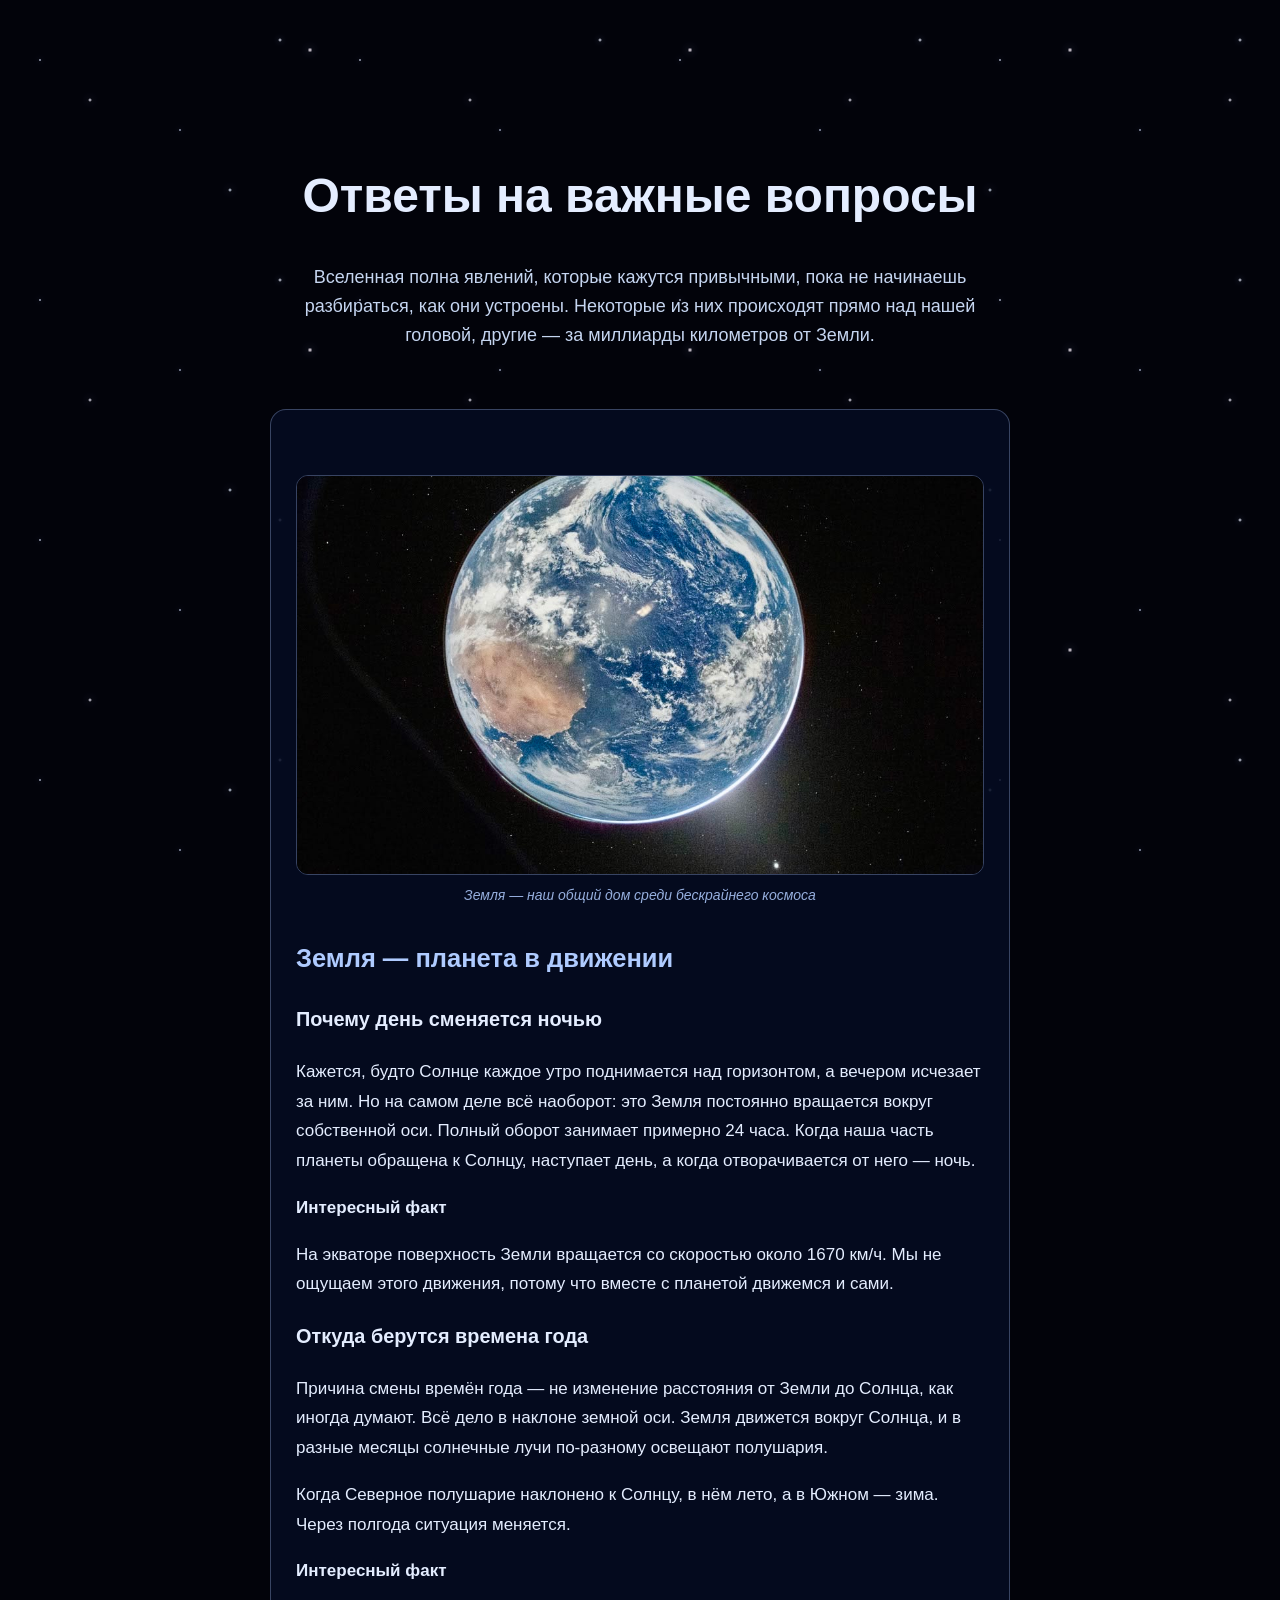
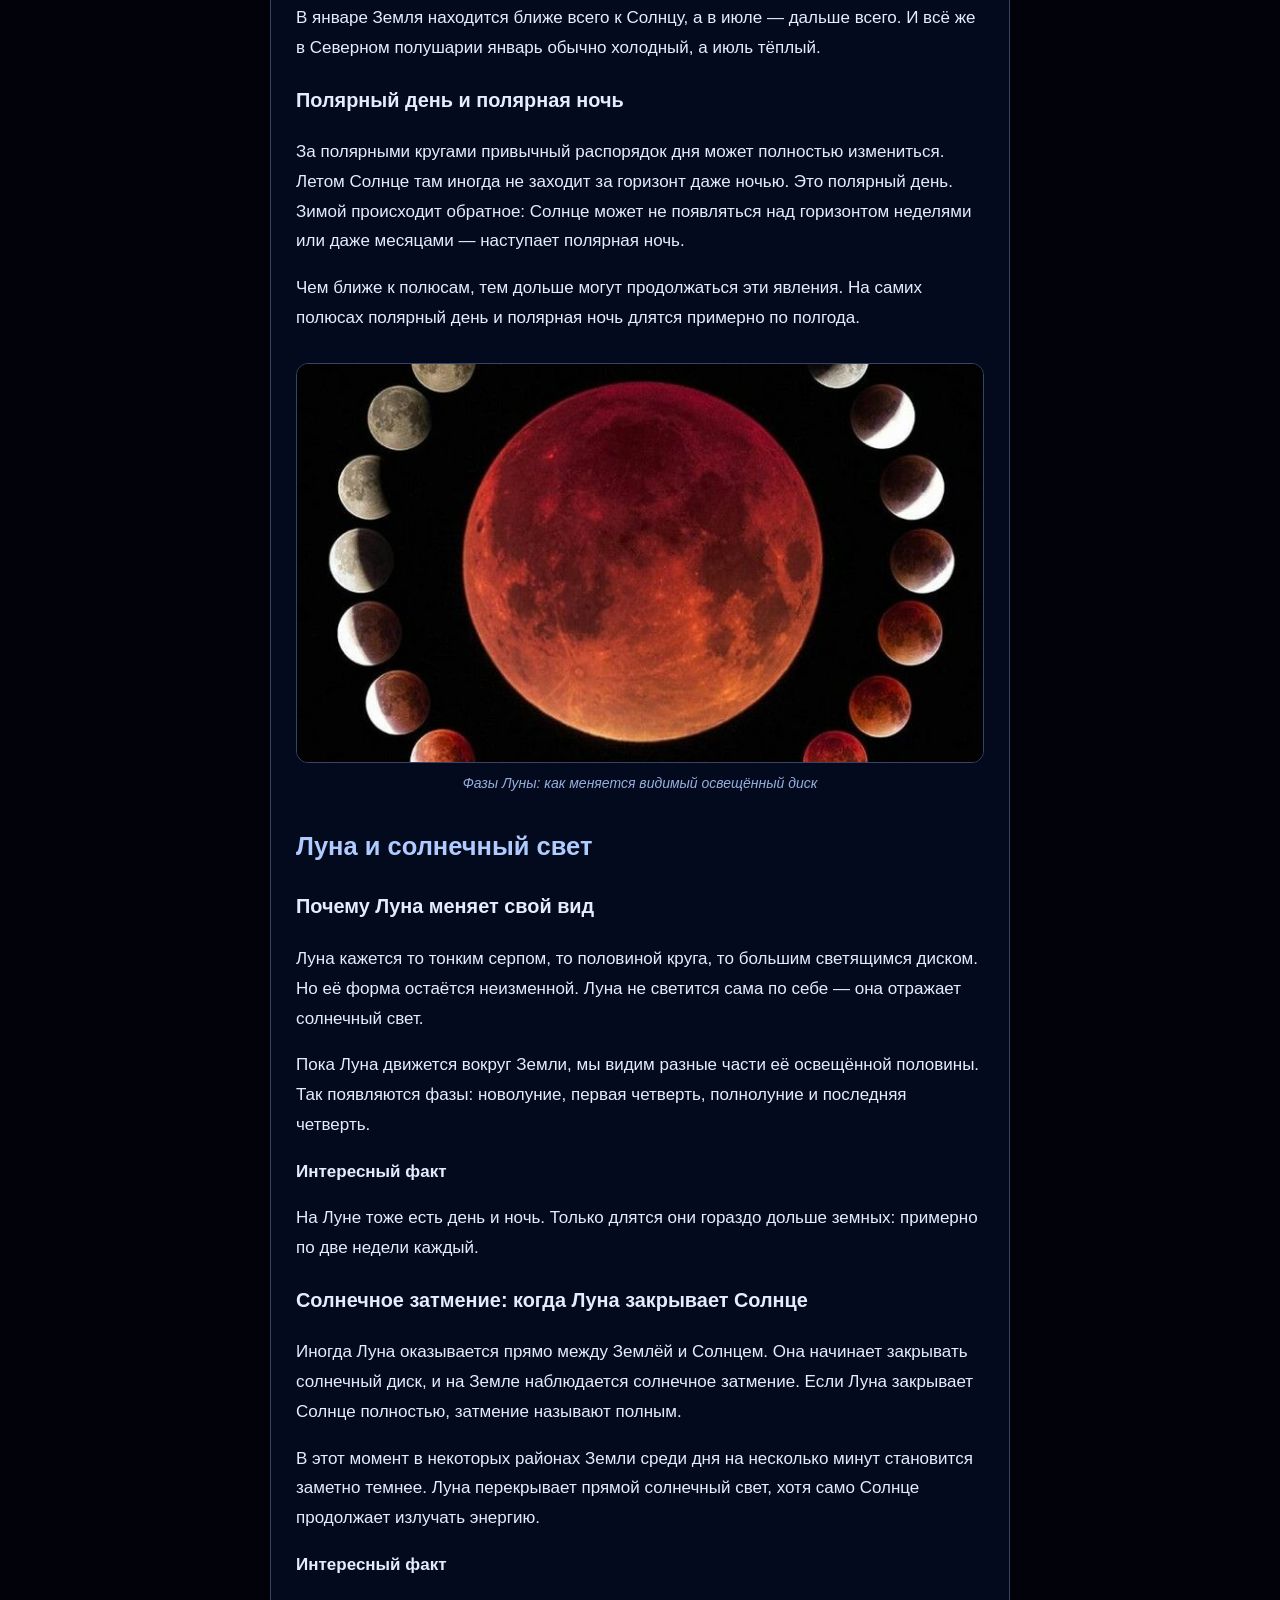
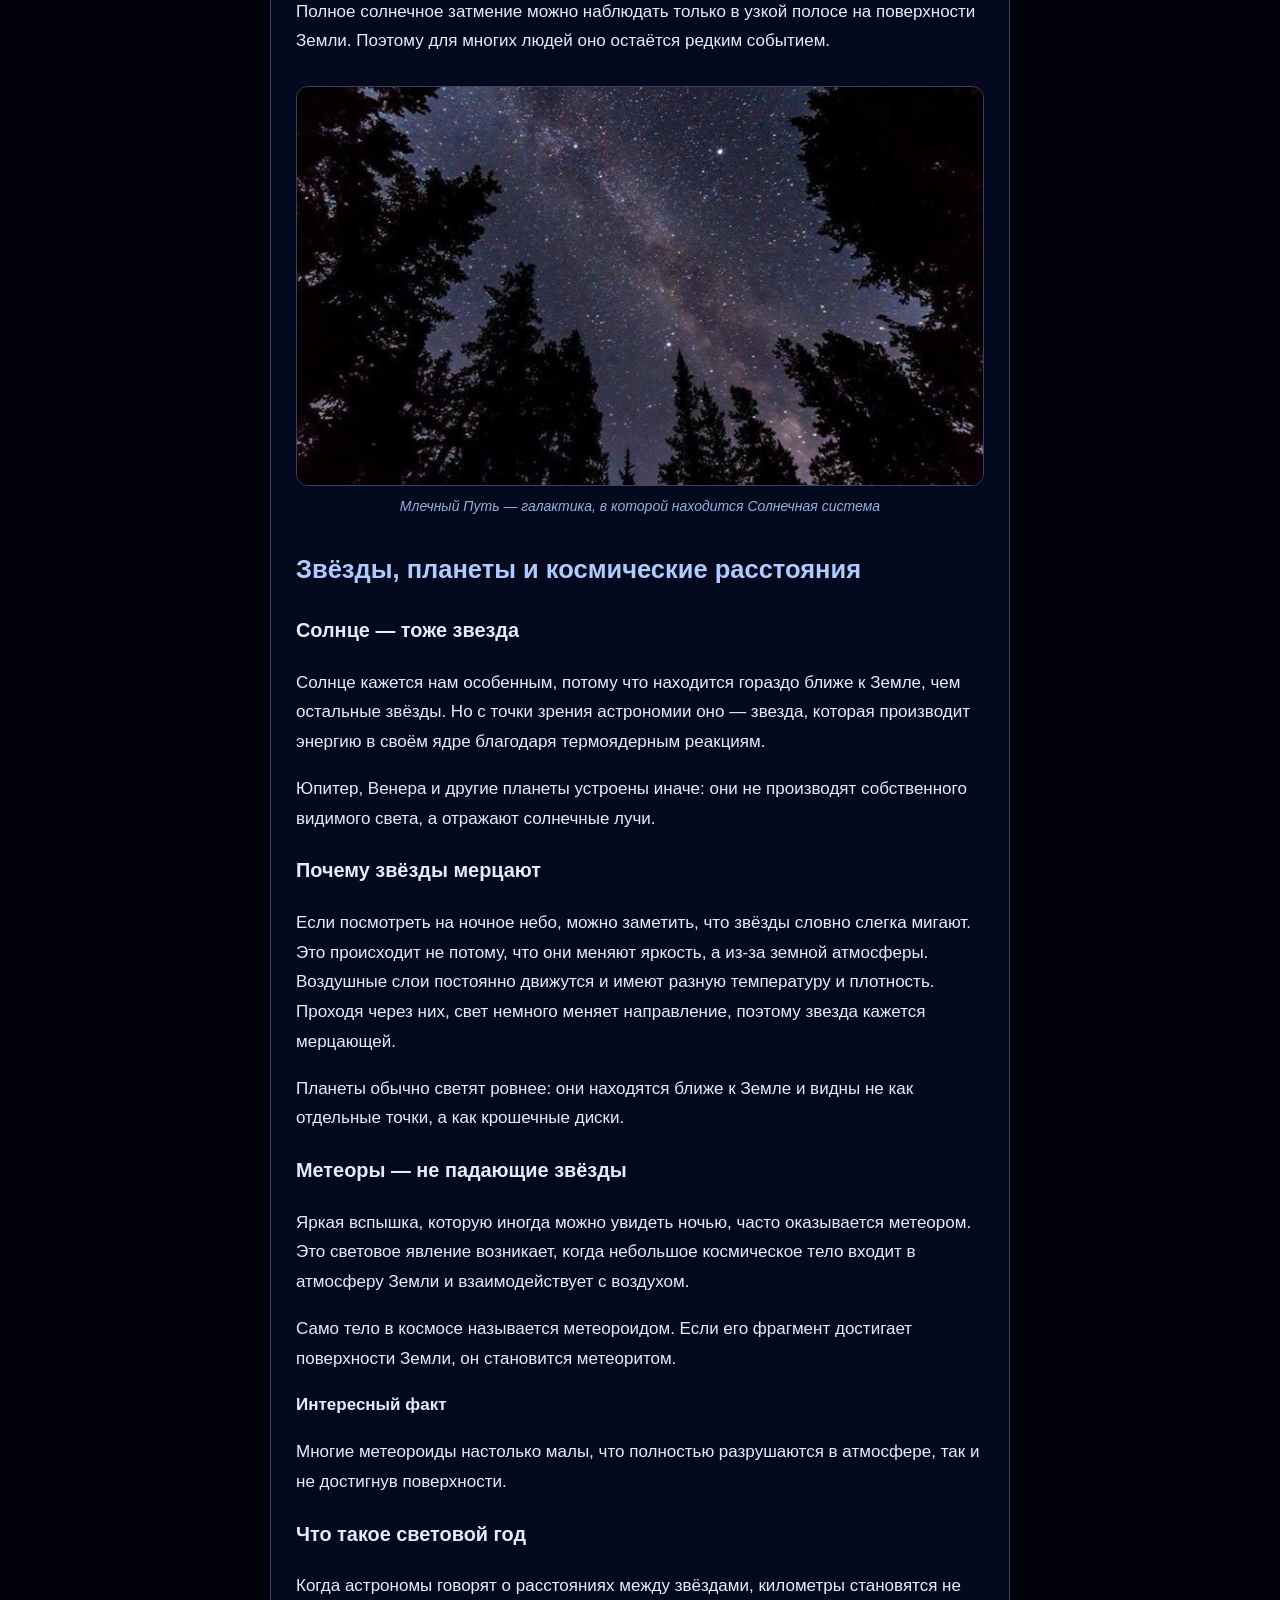
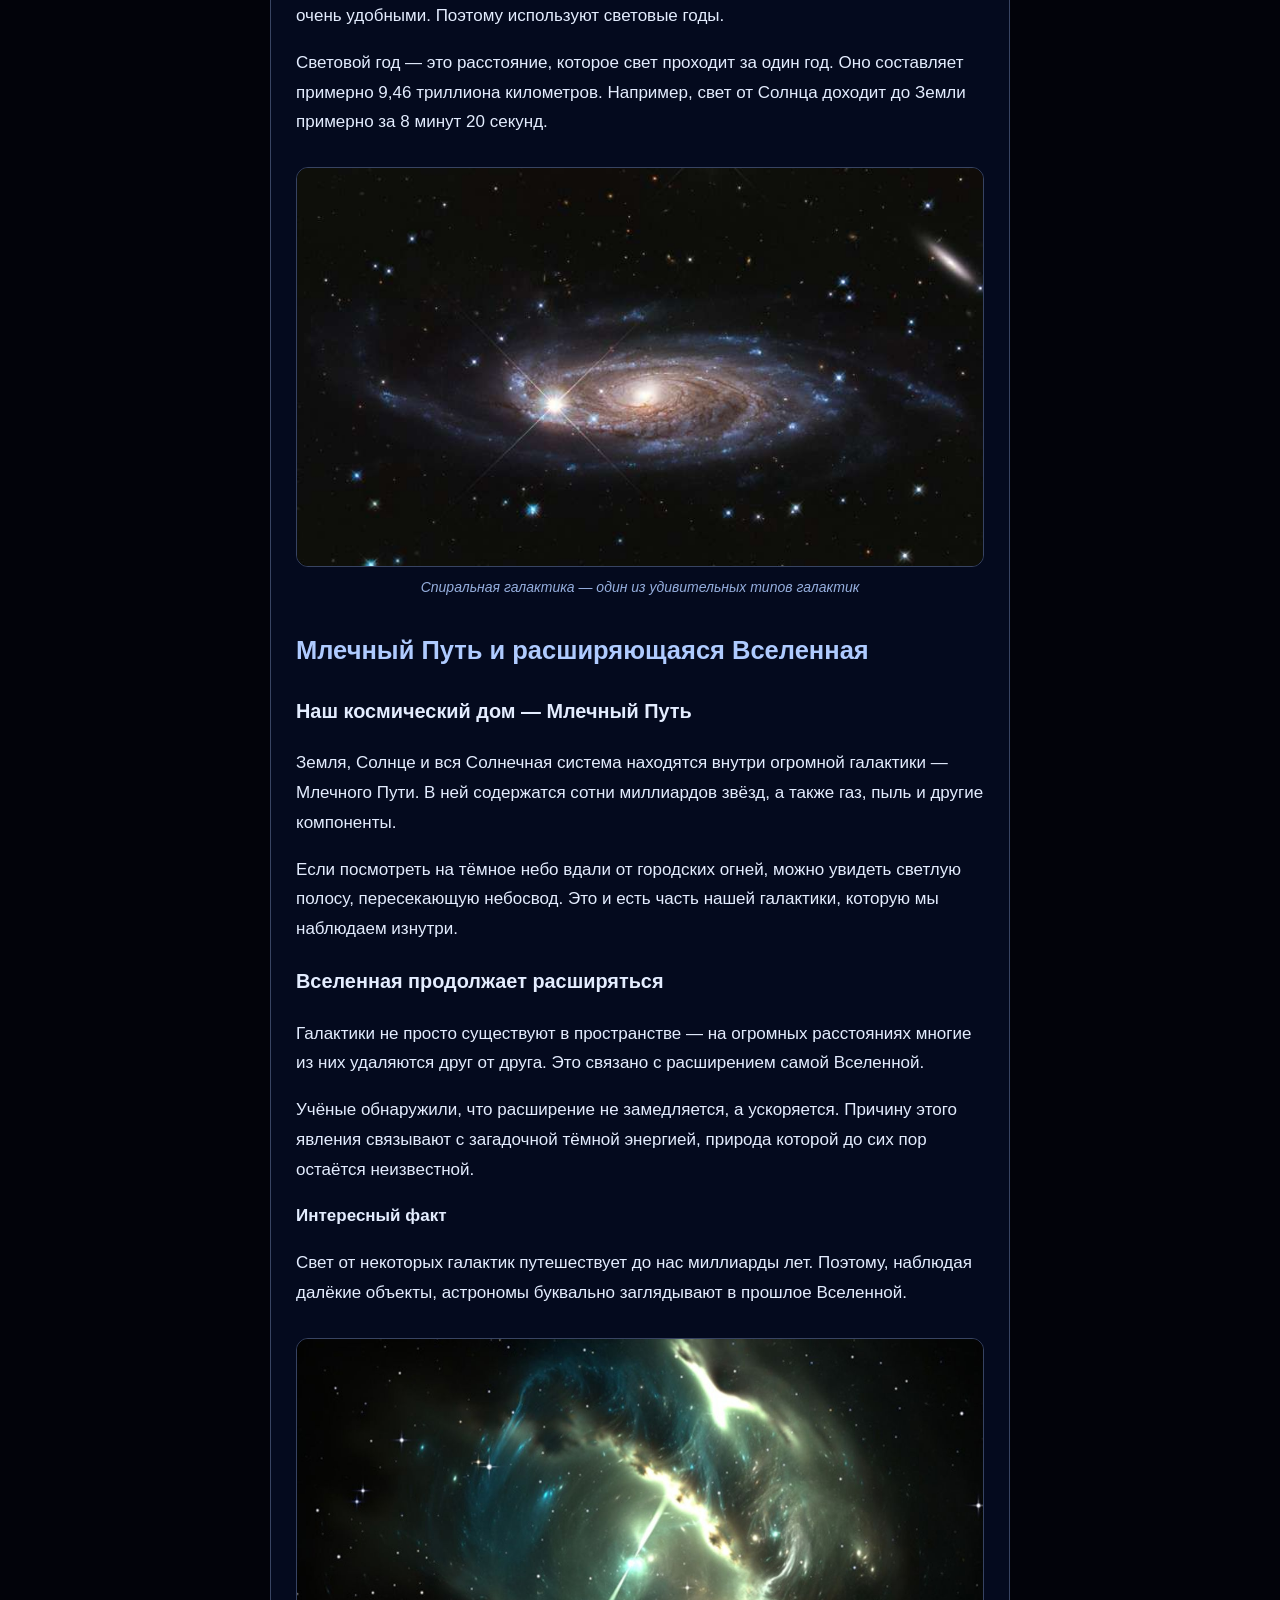
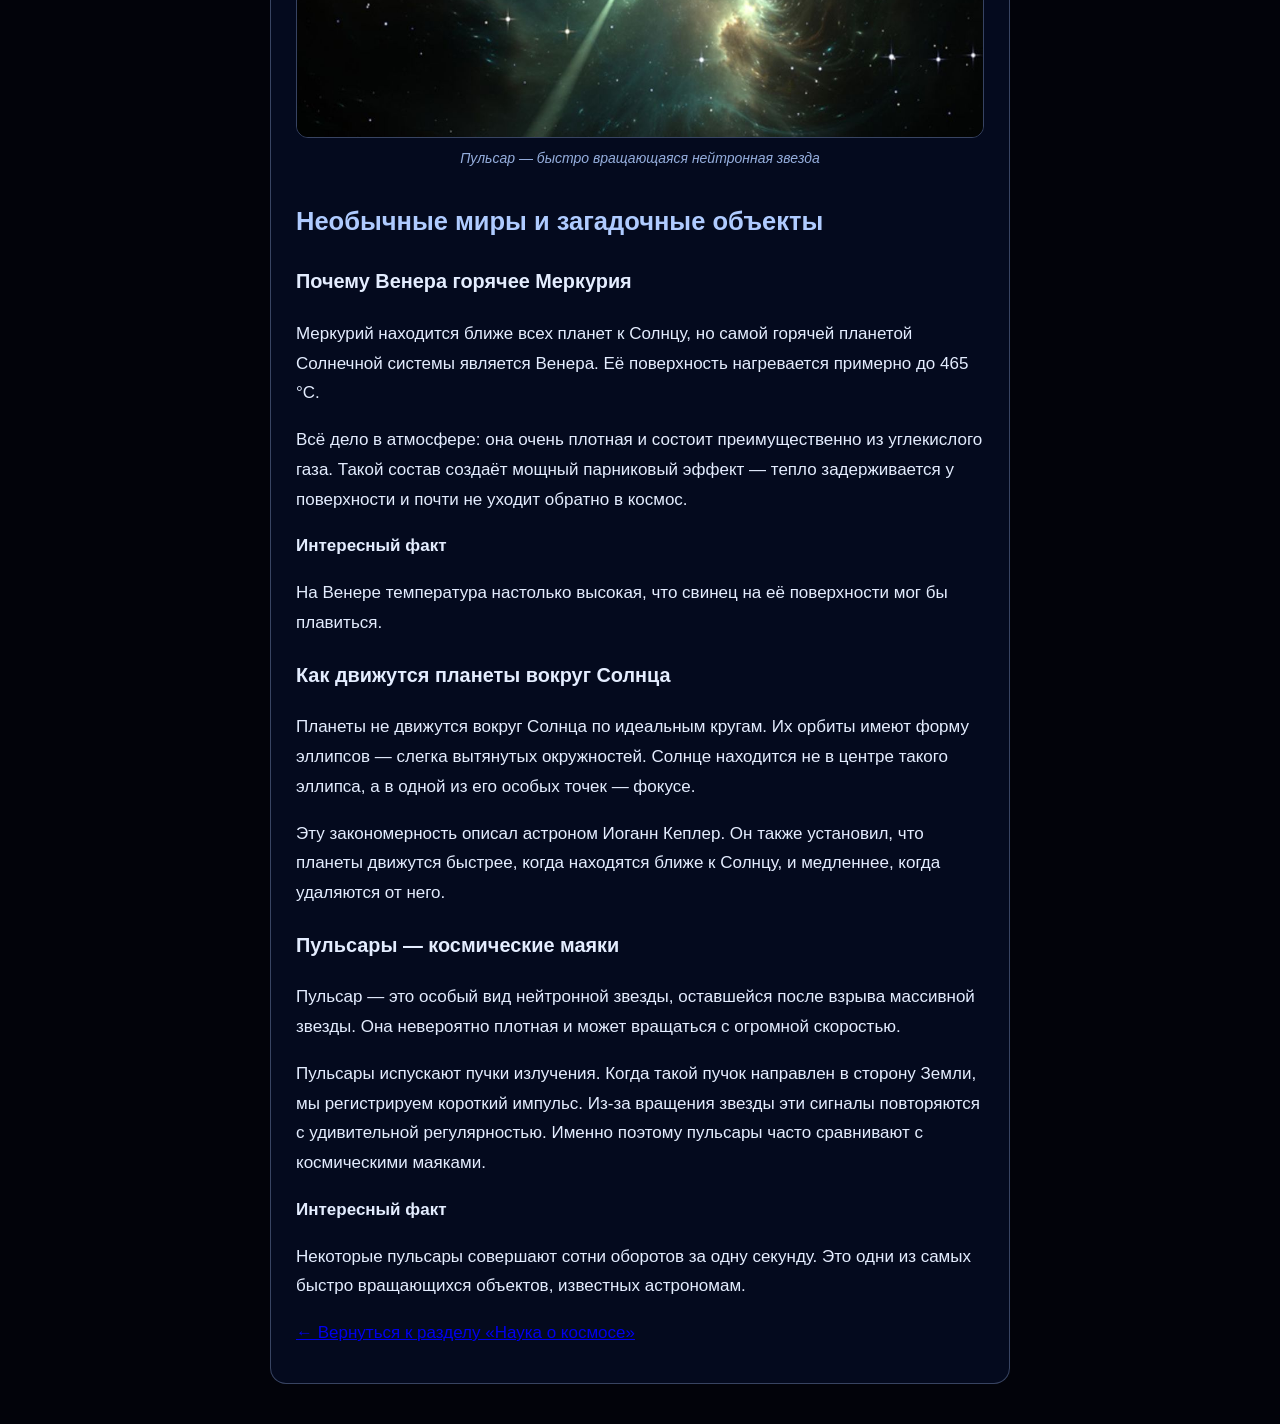
<file: questions.html>
<!DOCTYPE html>
<html lang="ru">
<head>
    <meta charset="UTF-8">
    <meta name="viewport" content="width=device-width, initial-scale=1.0">
    <title>Ответы на важные вопросы</title>
    <link rel="stylesheet" href="style.css">
</head>

<body class="science-page questions-page">
    <div class="stars-layer stars-far" aria-hidden="true"></div>
    <div class="stars-layer stars-near" aria-hidden="true"></div>
    <h1>Ответы на важные вопросы</h1>

    <p class="science-intro">
        Вселенная полна явлений, которые кажутся привычными,
        пока не начинаешь разбираться, как они устроены.
        Некоторые из них происходят прямо над нашей головой,
        другие — за миллиарды километров от Земли.
    </p>

    <main class="article-content">

       <figure class="article-figure">
    <img class="article-image" src="images/earth111.jpg" alt="Земля из космоса">
    <figcaption>Земля — наш общий дом среди бескрайнего космоса</figcaption>
</figure>
        <h2>Земля — планета в движении</h2>

        <h3>Почему день сменяется ночью</h3>
        <p>
            Кажется, будто Солнце каждое утро поднимается над горизонтом,
            а вечером исчезает за ним. Но на самом деле всё наоборот:
            это Земля постоянно вращается вокруг собственной оси.
            Полный оборот занимает примерно 24 часа. Когда наша часть
            планеты обращена к Солнцу, наступает день, а когда
            отворачивается от него — ночь.
        </p>

        <div class="fact-box">
            <strong>Интересный факт</strong>
            <p>
                На экваторе поверхность Земли вращается со скоростью
                около 1670 км/ч. Мы не ощущаем этого движения, потому
                что вместе с планетой движемся и сами.
            </p>
        </div>

        <h3>Откуда берутся времена года</h3>
        <p>
            Причина смены времён года — не изменение расстояния от Земли
            до Солнца, как иногда думают. Всё дело в наклоне земной оси.
            Земля движется вокруг Солнца, и в разные месяцы солнечные
            лучи по-разному освещают полушария.
        </p>
        <p>
            Когда Северное полушарие наклонено к Солнцу, в нём лето,
            а в Южном — зима. Через полгода ситуация меняется.
        </p>

        <div class="fact-box">
            <strong>Интересный факт</strong>
            <p>
                В январе Земля находится ближе всего к Солнцу,
                а в июле — дальше всего. И всё же в Северном
                полушарии январь обычно холодный, а июль тёплый.
            </p>
        </div>

        <h3>Полярный день и полярная ночь</h3>
        <p>
            За полярными кругами привычный распорядок дня может
            полностью измениться. Летом Солнце там иногда не заходит
            за горизонт даже ночью. Это полярный день. Зимой происходит
            обратное: Солнце может не появляться над горизонтом
            неделями или даже месяцами — наступает полярная ночь.
        </p>
        <p>
            Чем ближе к полюсам, тем дольше могут продолжаться
            эти явления. На самих полюсах полярный день и полярная
            ночь длятся примерно по полгода.
        </p>


        <figure class="article-figure">
    <img class="article-image" src="images/moon-phases.jpg" alt="Фазы Луны">
    <figcaption>Фазы Луны: как меняется видимый освещённый диск</figcaption>
</figure>

        <h2>Луна и солнечный свет</h2>

        <h3>Почему Луна меняет свой вид</h3>
        <p>
            Луна кажется то тонким серпом, то половиной круга,
            то большим светящимся диском. Но её форма остаётся
            неизменной. Луна не светится сама по себе — она отражает
            солнечный свет.
        </p>
        <p>
            Пока Луна движется вокруг Земли, мы видим разные части
            её освещённой половины. Так появляются фазы: новолуние,
            первая четверть, полнолуние и последняя четверть.
        </p>

        <div class="fact-box">
            <strong>Интересный факт</strong>
            <p>
                На Луне тоже есть день и ночь. Только длятся они
                гораздо дольше земных: примерно по две недели каждый.
            </p>
        </div>

        <h3>Солнечное затмение: когда Луна закрывает Солнце</h3>
        <p>
            Иногда Луна оказывается прямо между Землёй и Солнцем.
            Она начинает закрывать солнечный диск, и на Земле
            наблюдается солнечное затмение. Если Луна закрывает
            Солнце полностью, затмение называют полным.
        </p>
        <p>
            В этот момент в некоторых районах Земли среди дня
            на несколько минут становится заметно темнее.
            Луна перекрывает прямой солнечный свет, хотя само
            Солнце продолжает излучать энергию.
        </p>

        <div class="fact-box">
            <strong>Интересный факт</strong>
            <p>
                Полное солнечное затмение можно наблюдать только
                в узкой полосе на поверхности Земли. Поэтому для
                многих людей оно остаётся редким событием.
            </p>
        </div>


       <figure class="article-figure">
    <img class="article-image" src="images/milky-way.jpg" alt="Млечный Путь над земным горизонтом">
    <figcaption>Млечный Путь — галактика, в которой находится Солнечная система</figcaption>
</figure>

        <h2>Звёзды, планеты и космические расстояния</h2>

        <h3>Солнце — тоже звезда</h3>
        <p>
            Солнце кажется нам особенным, потому что находится
            гораздо ближе к Земле, чем остальные звёзды. Но с точки
            зрения астрономии оно — звезда, которая производит
            энергию в своём ядре благодаря термоядерным реакциям.
        </p>
        <p>
            Юпитер, Венера и другие планеты устроены иначе:
            они не производят собственного видимого света,
            а отражают солнечные лучи.
        </p>

        <h3>Почему звёзды мерцают</h3>
        <p>
            Если посмотреть на ночное небо, можно заметить,
            что звёзды словно слегка мигают. Это происходит
            не потому, что они меняют яркость, а из-за земной
            атмосферы. Воздушные слои постоянно движутся и имеют
            разную температуру и плотность. Проходя через них,
            свет немного меняет направление, поэтому звезда
            кажется мерцающей.
        </p>
        <p>
            Планеты обычно светят ровнее: они находятся ближе
            к Земле и видны не как отдельные точки, а как
            крошечные диски.
        </p>

        <h3>Метеоры — не падающие звёзды</h3>
        <p>
            Яркая вспышка, которую иногда можно увидеть ночью,
            часто оказывается метеором. Это световое явление
            возникает, когда небольшое космическое тело входит
            в атмосферу Земли и взаимодействует с воздухом.
        </p>
        <p>
            Само тело в космосе называется метеороидом.
            Если его фрагмент достигает поверхности Земли,
            он становится метеоритом.
        </p>

        <div class="fact-box">
            <strong>Интересный факт</strong>
            <p>
                Многие метеороиды настолько малы, что полностью
                разрушаются в атмосфере, так и не достигнув поверхности.
            </p>
        </div>

        <h3>Что такое световой год</h3>
        <p>
            Когда астрономы говорят о расстояниях между звёздами,
            километры становятся не очень удобными. Поэтому
            используют световые годы.
        </p>
        <p>
            Световой год — это расстояние, которое свет проходит
            за один год. Оно составляет примерно 9,46 триллиона
            километров. Например, свет от Солнца доходит до Земли
            примерно за 8 минут 20 секунд.
        </p>


        <figure class="article-figure">
    <img class="article-image" src="images/galaxy.jpg" alt="Спиральная галактика">
    <figcaption>Спиральная галактика — один из удивительных типов галактик</figcaption>
</figure>

        <h2>Млечный Путь и расширяющаяся Вселенная</h2>

        <h3>Наш космический дом — Млечный Путь</h3>
        <p>
            Земля, Солнце и вся Солнечная система находятся внутри
            огромной галактики — Млечного Пути. В ней содержатся
            сотни миллиардов звёзд, а также газ, пыль и другие
            компоненты.
        </p>
        <p>
            Если посмотреть на тёмное небо вдали от городских огней,
            можно увидеть светлую полосу, пересекающую небосвод.
            Это и есть часть нашей галактики, которую мы наблюдаем
            изнутри.
        </p>

        <h3>Вселенная продолжает расширяться</h3>
        <p>
            Галактики не просто существуют в пространстве —
            на огромных расстояниях многие из них удаляются друг
            от друга. Это связано с расширением самой Вселенной.
        </p>
        <p>
            Учёные обнаружили, что расширение не замедляется,
            а ускоряется. Причину этого явления связывают
            с загадочной тёмной энергией, природа которой
            до сих пор остаётся неизвестной.
        </p>

        <div class="fact-box">
            <strong>Интересный факт</strong>
            <p>
                Свет от некоторых галактик путешествует до нас
                миллиарды лет. Поэтому, наблюдая далёкие объекты,
                астрономы буквально заглядывают в прошлое Вселенной.
            </p>
        </div>


        <figure class="article-figure">
    <img class="article-image" src="images/pulsar.jpg" alt="Пульсар">
    <figcaption>Пульсар — быстро вращающаяся нейтронная звезда</figcaption>
</figure>

        <h2>Необычные миры и загадочные объекты</h2>

        <h3>Почему Венера горячее Меркурия</h3>
        <p>
            Меркурий находится ближе всех планет к Солнцу,
            но самой горячей планетой Солнечной системы является
            Венера. Её поверхность нагревается примерно до 465 °C.
        </p>
        <p>
            Всё дело в атмосфере: она очень плотная и состоит
            преимущественно из углекислого газа. Такой состав
            создаёт мощный парниковый эффект — тепло задерживается
            у поверхности и почти не уходит обратно в космос.
        </p>

        <div class="fact-box">
            <strong>Интересный факт</strong>
            <p>
                На Венере температура настолько высокая, что
                свинец на её поверхности мог бы плавиться.
            </p>
        </div>

        <h3>Как движутся планеты вокруг Солнца</h3>
        <p>
            Планеты не движутся вокруг Солнца по идеальным кругам.
            Их орбиты имеют форму эллипсов — слегка вытянутых
            окружностей. Солнце находится не в центре такого
            эллипса, а в одной из его особых точек — фокусе.
        </p>
        <p>
            Эту закономерность описал астроном Иоганн Кеплер.
            Он также установил, что планеты движутся быстрее,
            когда находятся ближе к Солнцу, и медленнее,
            когда удаляются от него.
        </p>

        <h3>Пульсары — космические маяки</h3>
        <p>
            Пульсар — это особый вид нейтронной звезды, оставшейся
            после взрыва массивной звезды. Она невероятно плотная
            и может вращаться с огромной скоростью.
        </p>
        <p>
                      Пульсары испускают пучки излучения. Когда такой пучок
            направлен в сторону Земли, мы регистрируем короткий
            импульс. Из-за вращения звезды эти сигналы повторяются
            с удивительной регулярностью. Именно поэтому пульсары
            часто сравнивают с космическими маяками.
        </p>

        <div class="fact-box">
            <strong>Интересный факт</strong>
            <p>
                Некоторые пульсары совершают сотни оборотов
                за одну секунду. Это одни из самых быстро
                вращающихся объектов, известных астрономам.
            </p>
        </div>

        <a href="science.html" class="article-return">
            ← Вернуться к разделу «Наука о космосе»
        </a>

    </main>

</div>
    </section>

    <script>
        const starsFar = document.querySelector(".stars-far");
        const starsNear = document.querySelector(".stars-near");

        function moveStars() {
            const scrollY = window.scrollY;

            if (starsFar) {
                starsFar.style.backgroundPosition = `0 ${-scrollY * 0.12}px`;
            }

            if (starsNear) {
                starsNear.style.backgroundPosition = `0 ${-scrollY * 0.3}px`;
            }
        }

        window.addEventListener("scroll", moveStars, { passive: true });
        moveStars();
    </script>

</body>
</html>
</file>
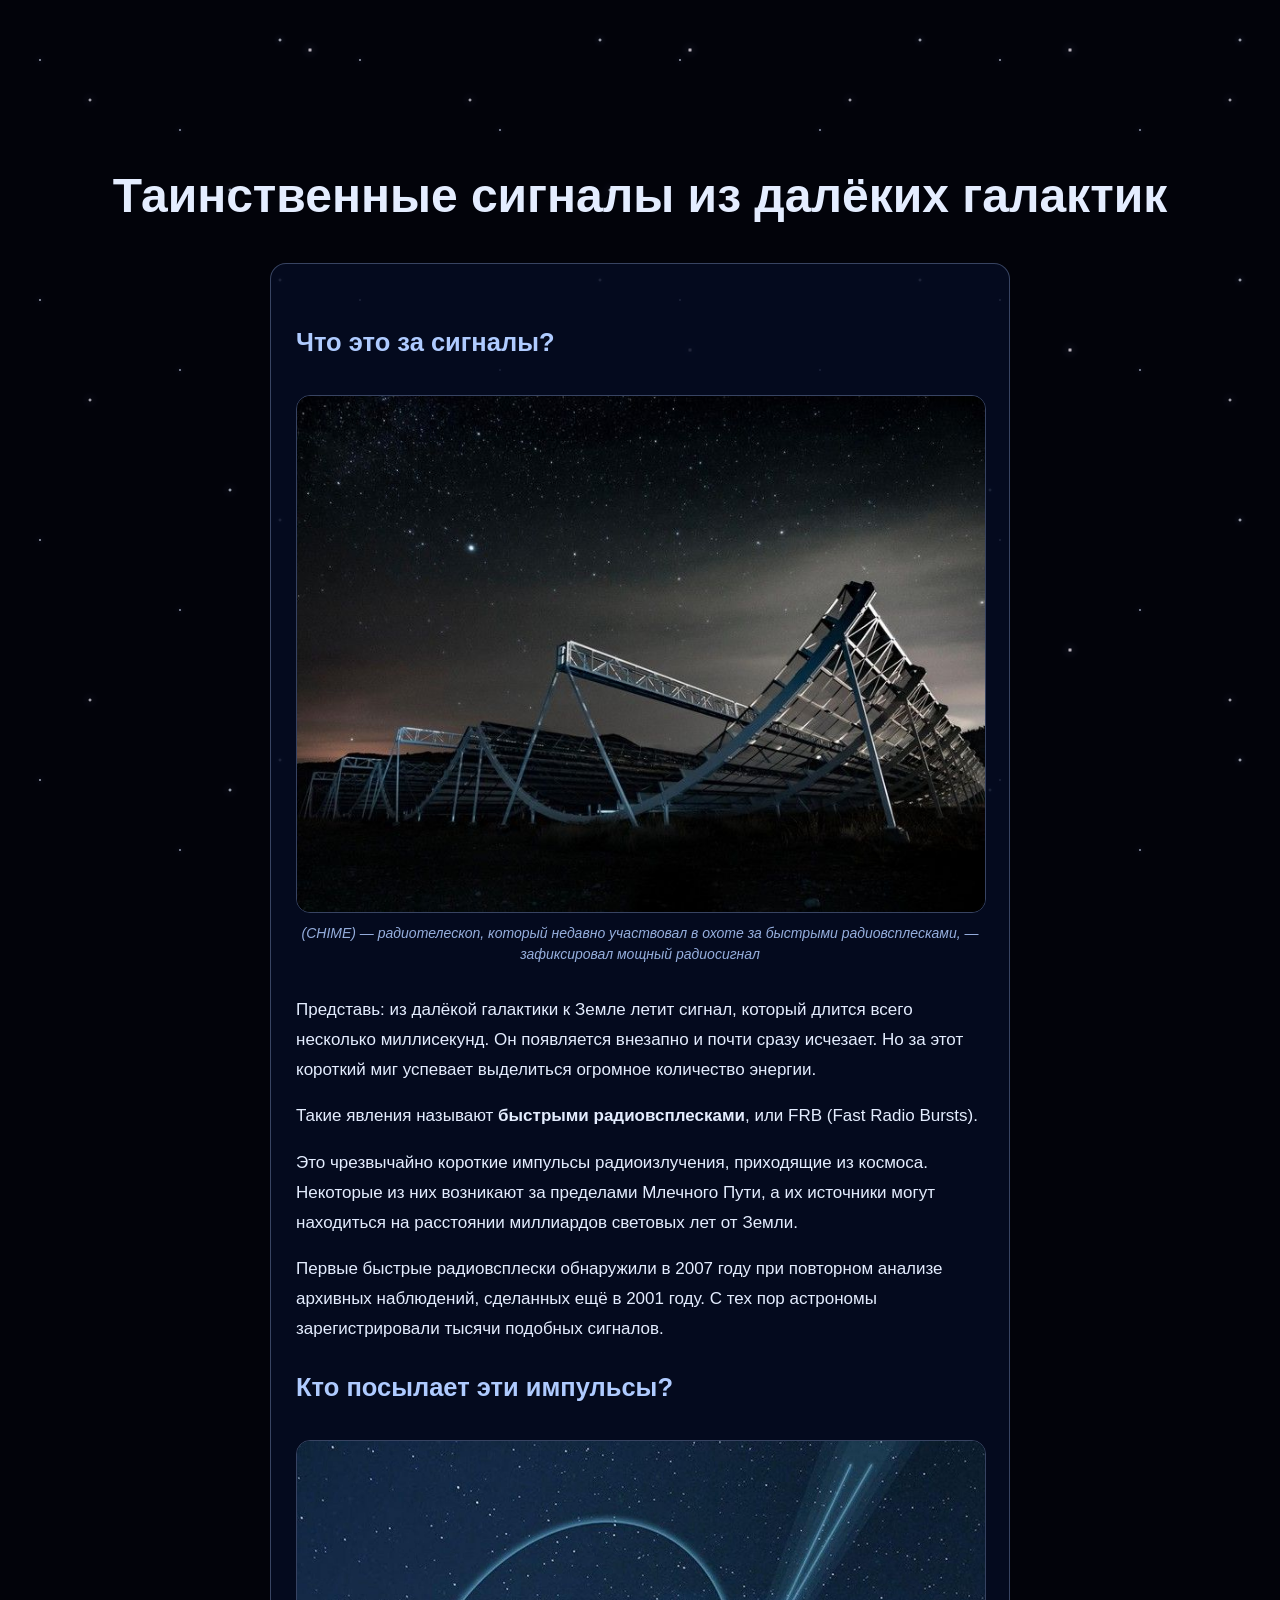
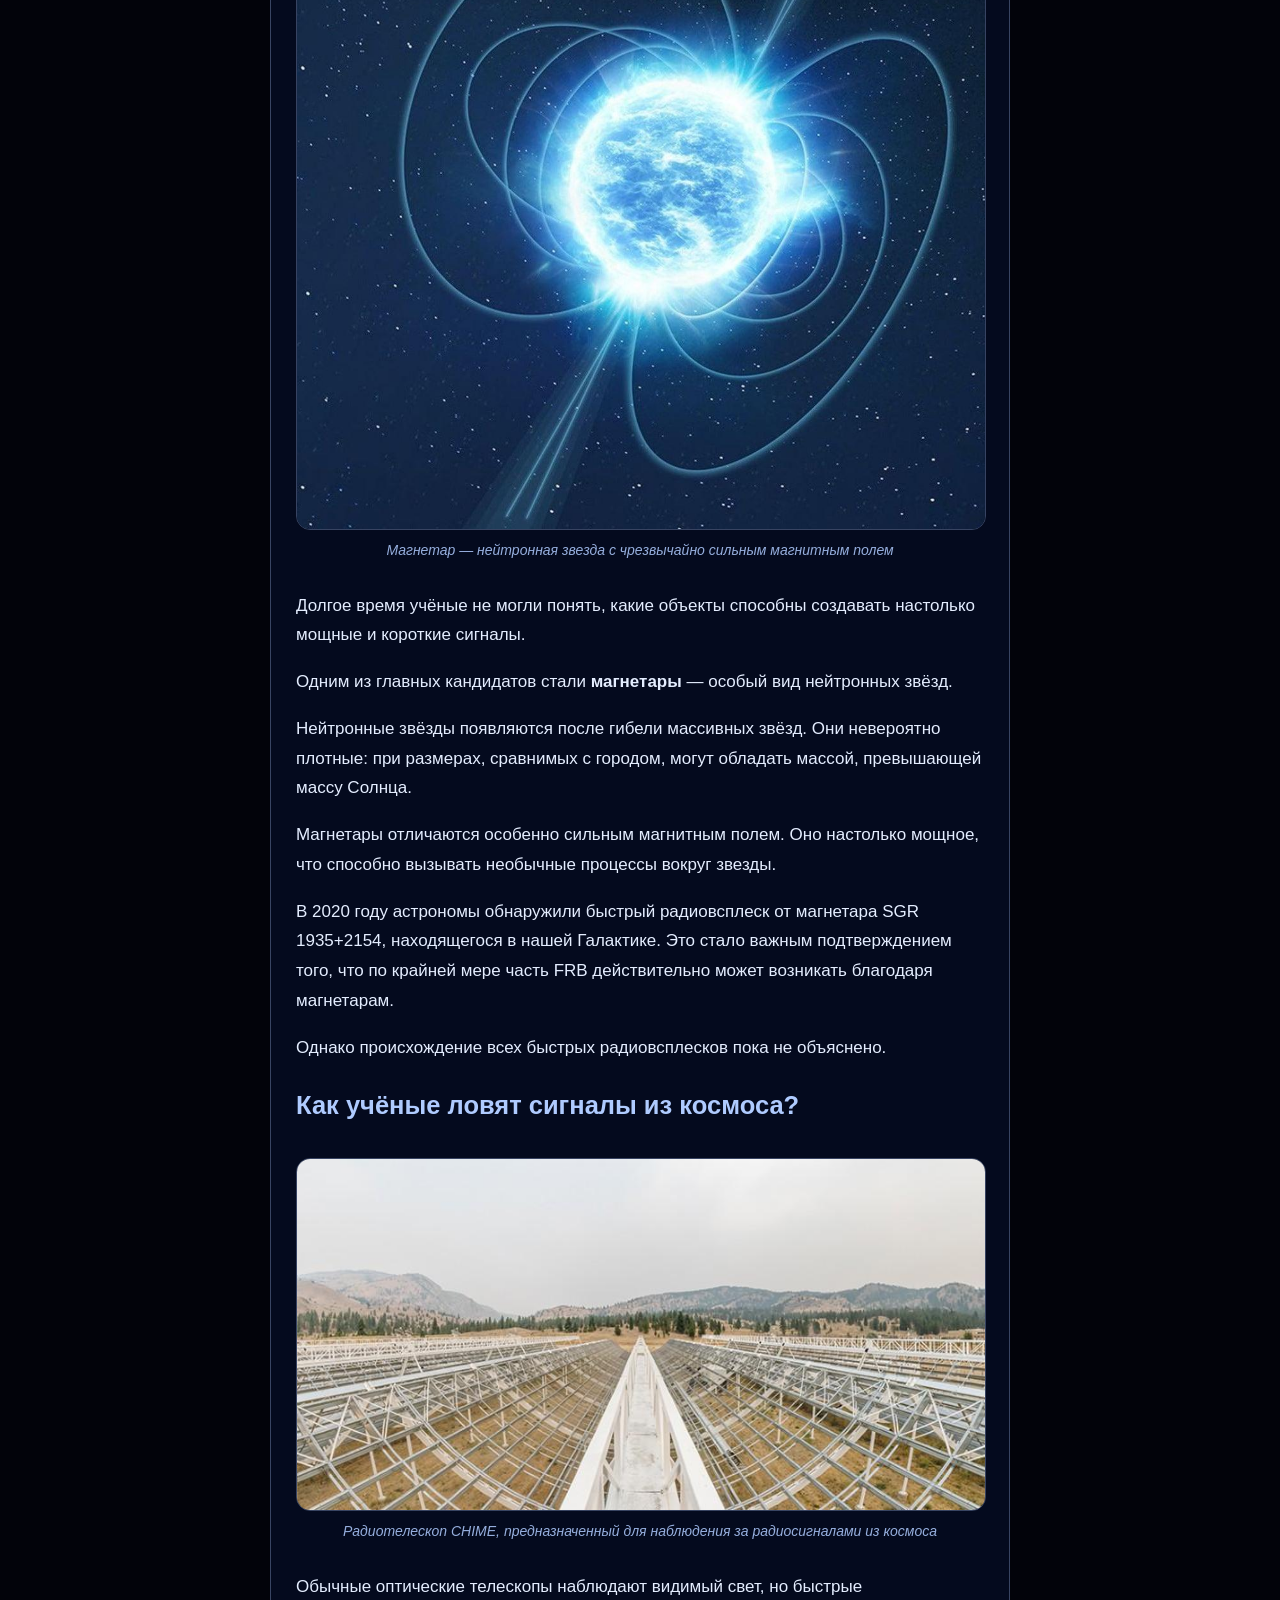
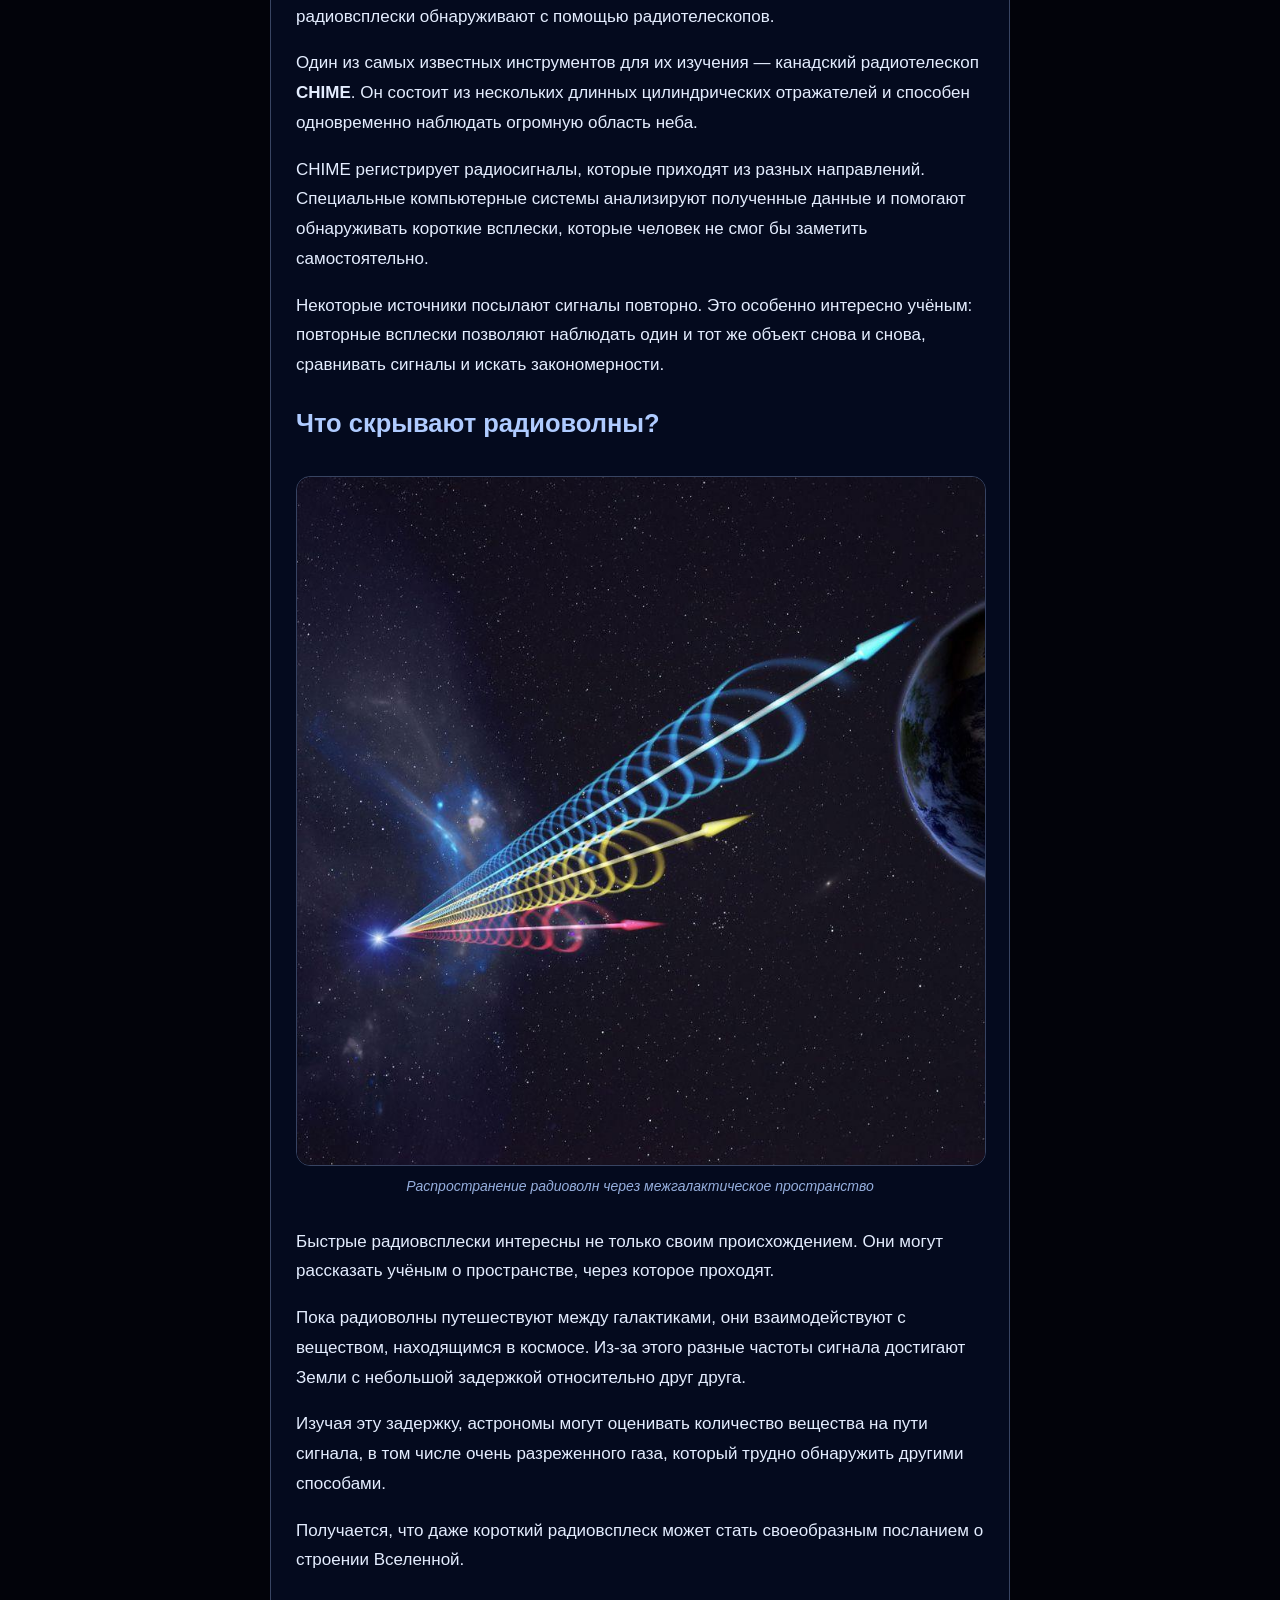
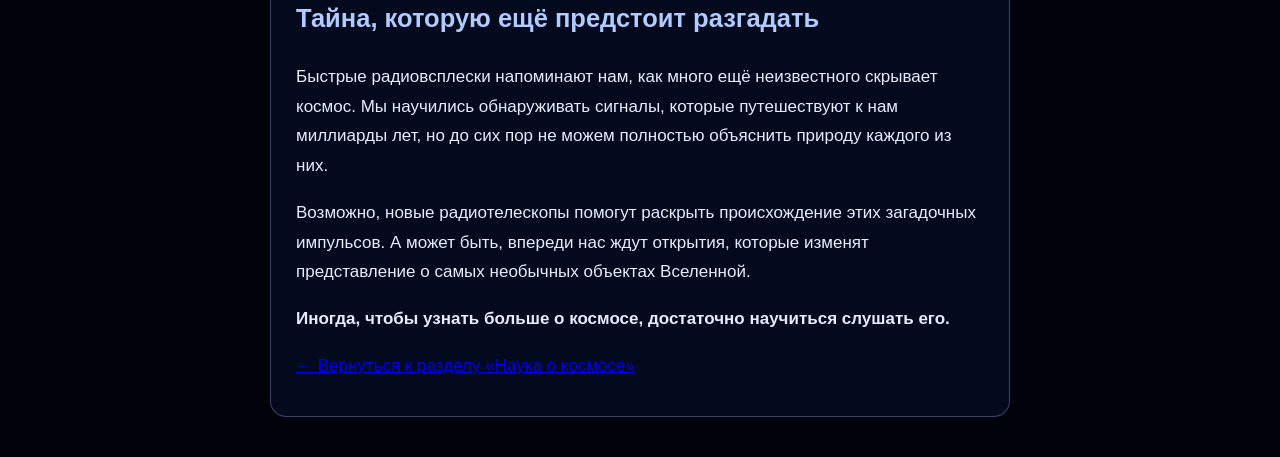
<file: radio-bursts.html>
<!DOCTYPE html>
<html lang="ru">
<head>
    <meta charset="UTF-8">
    <meta name="viewport" content="width=device-width, initial-scale=1.0">
    <title>Таинственные сигналы из далёких галактик</title>
    <link rel="stylesheet" href="style.css">
</head>

<body class="science-page radio-bursts-page">
    <div class="stars-layer stars-far" aria-hidden="true"></div>
    <div class="stars-layer stars-near" aria-hidden="true"></div>
    <h1>Таинственные сигналы из далёких галактик</h1>

    <div class="article-content">

        <h2>Что это за сигналы?</h2>

        <figure class="article-figure">
            <img src="images/radio-bursts.jpg"
                 alt="Художественное изображение быстрого радиовсплеска">
            <figcaption>
                (CHIME) — радиотелескоп, который недавно участвовал в охоте за быстрыми радиовсплесками, — зафиксировал мощный радиосигнал
            </figcaption>
        </figure>

        <p>
            Представь: из далёкой галактики к Земле летит сигнал,
            который длится всего несколько миллисекунд. Он появляется
            внезапно и почти сразу исчезает. Но за этот короткий миг
            успевает выделиться огромное количество энергии.
        </p>

        <p>
            Такие явления называют <b>быстрыми радиовсплесками</b>,
            или FRB (Fast Radio Bursts).
        </p>

        <p>
            Это чрезвычайно короткие импульсы радиоизлучения,
            приходящие из космоса. Некоторые из них возникают
            за пределами Млечного Пути, а их источники могут
            находиться на расстоянии миллиардов световых лет от Земли.
        </p>

        <p>
            Первые быстрые радиовсплески обнаружили в 2007 году
            при повторном анализе архивных наблюдений, сделанных
            ещё в 2001 году. С тех пор астрономы зарегистрировали
            тысячи подобных сигналов.
        </p>


        <h2>Кто посылает эти импульсы?</h2>

        <figure class="article-figure">
            <img src="images/magnetar.jpg"
                 alt="Художественное изображение магнетара">
            <figcaption>
                Магнетар — нейтронная звезда с чрезвычайно сильным
                магнитным полем
            </figcaption>
        </figure>

        <p>
            Долгое время учёные не могли понять, какие объекты
            способны создавать настолько мощные и короткие сигналы.
        </p>

        <p>
            Одним из главных кандидатов стали <b>магнетары</b> —
            особый вид нейтронных звёзд.
        </p>

        <p>
            Нейтронные звёзды появляются после гибели массивных звёзд.
            Они невероятно плотные: при размерах, сравнимых с городом,
            могут обладать массой, превышающей массу Солнца.
        </p>

        <p>
            Магнетары отличаются особенно сильным магнитным полем.
            Оно настолько мощное, что способно вызывать необычные
            процессы вокруг звезды.
        </p>

        <p>
            В 2020 году астрономы обнаружили быстрый радиовсплеск
            от магнетара SGR 1935+2154, находящегося в нашей Галактике.
            Это стало важным подтверждением того, что по крайней мере
            часть FRB действительно может возникать благодаря магнетарам.
        </p>

        <p>
            Однако происхождение всех быстрых радиовсплесков
            пока не объяснено.
        </p>


        <h2>Как учёные ловят сигналы из космоса?</h2>

        <figure class="article-figure">
            <img src="images/chime.jpeg"
                 alt="Радиотелескоп CHIME в Канаде">
            <figcaption>
                Радиотелескоп CHIME, предназначенный для наблюдения
                за радиосигналами из космоса
            </figcaption>
        </figure>

        <p>
            Обычные оптические телескопы наблюдают видимый свет,
            но быстрые радиовсплески обнаруживают с помощью
            радиотелескопов.
        </p>

        <p>
            Один из самых известных инструментов для их изучения —
            канадский радиотелескоп <b>CHIME</b>. Он состоит из нескольких
            длинных цилиндрических отражателей и способен одновременно
            наблюдать огромную область неба.
        </p>

        <p>
            CHIME регистрирует радиосигналы, которые приходят
            из разных направлений. Специальные компьютерные системы
            анализируют полученные данные и помогают обнаруживать
            короткие всплески, которые человек не смог бы заметить
            самостоятельно.
        </p>

        <p>
            Некоторые источники посылают сигналы повторно.
            Это особенно интересно учёным: повторные всплески
            позволяют наблюдать один и тот же объект снова и снова,
            сравнивать сигналы и искать закономерности.
        </p>


        <h2>Что скрывают радиоволны?</h2>

        <figure class="article-figure">
            <img src="images/adio-waves.jpeg"
                 alt="Схематическое изображение распространения радиоволн">
            <figcaption>
                Распространение радиоволн через межгалактическое
                пространство
            </figcaption>
        </figure>

        <p>
            Быстрые радиовсплески интересны не только своим
            происхождением. Они могут рассказать учёным
            о пространстве, через которое проходят.
        </p>

        <p>
            Пока радиоволны путешествуют между галактиками,
            они взаимодействуют с веществом, находящимся в космосе.
            Из-за этого разные частоты сигнала достигают Земли
            с небольшой задержкой относительно друг друга.
        </p>

        <p>
            Изучая эту задержку, астрономы могут оценивать
            количество вещества на пути сигнала, в том числе
            очень разреженного газа, который трудно обнаружить
            другими способами.
        </p>

        <p>
            Получается, что даже короткий радиовсплеск может стать
            своеобразным посланием о строении Вселенной.
        </p>


        <h2>Тайна, которую ещё предстоит разгадать</h2>

        <p>
            Быстрые радиовсплески напоминают нам, как много ещё
            неизвестного скрывает космос. Мы научились обнаруживать
            сигналы, которые путешествуют к нам миллиарды лет,
            но до сих пор не можем полностью объяснить природу
            каждого из них.
        </p>

        <p>
            Возможно, новые радиотелескопы помогут раскрыть
            происхождение этих загадочных импульсов. А может быть,
            впереди нас ждут открытия, которые изменят представление
            о самых необычных объектах Вселенной.
        </p>

        <p>
            <b>
                Иногда, чтобы узнать больше о космосе,
                достаточно научиться слушать его.
            </b>
        </p>

        <a href="science.html" class="back-button">
            ← Вернуться к разделу «Наука о космосе»
        </a>

    </div>

    </section>

    <script>
        const starsFar = document.querySelector(".stars-far");
        const starsNear = document.querySelector(".stars-near");

        function moveStars() {
            const scrollY = window.scrollY;

            if (starsFar) {
                starsFar.style.backgroundPosition = `0 ${-scrollY * 0.12}px`;
            }

            if (starsNear) {
                starsNear.style.backgroundPosition = `0 ${-scrollY * 0.3}px`;
            }
        }

        window.addEventListener("scroll", moveStars, { passive: true });
        moveStars();
    </script>

</body>
</html>
</file>
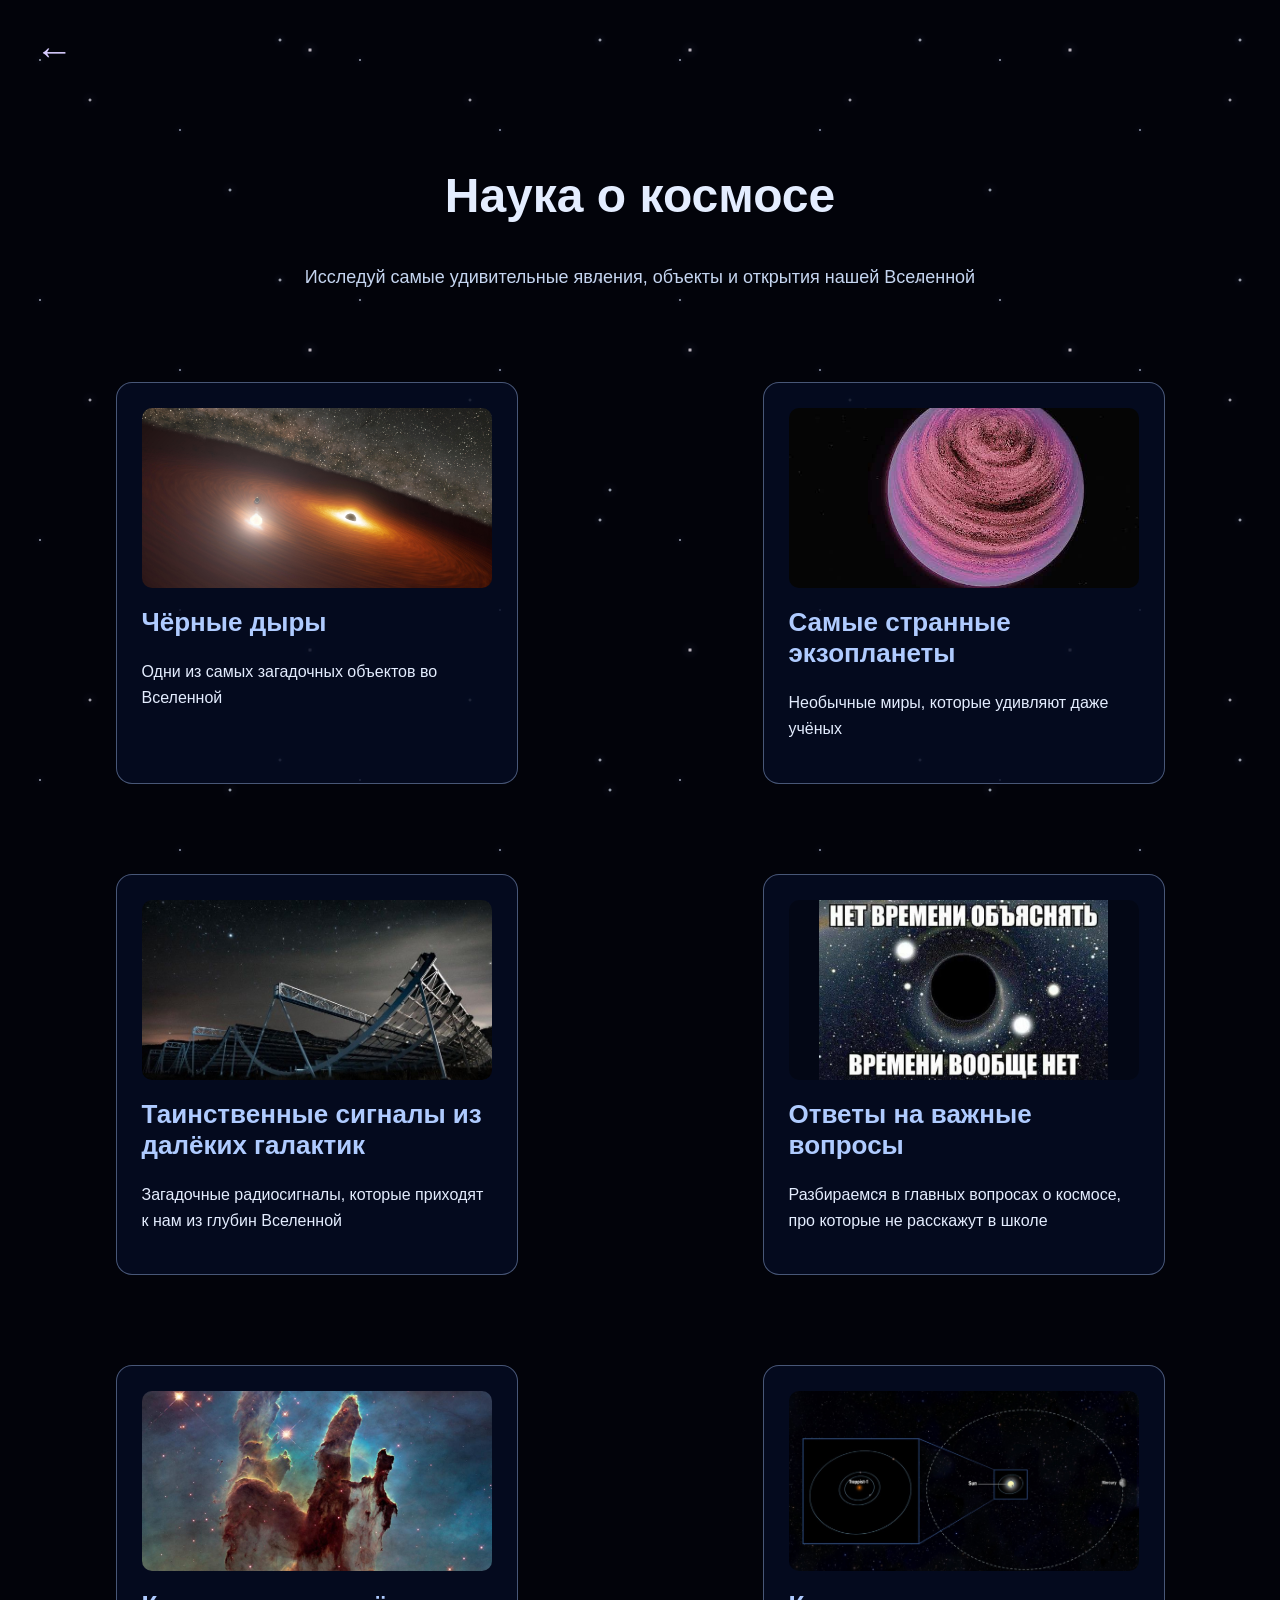
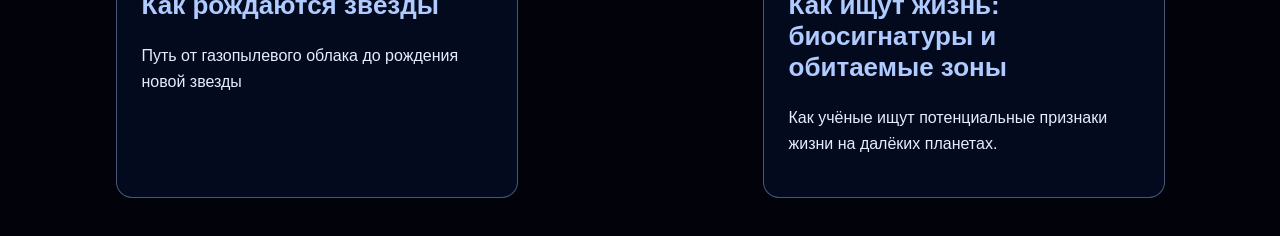
<file: science.html>
<!DOCTYPE html>
<html lang="ru">
<head>
    <meta charset="UTF-8">
    <meta name="viewport" content="width=device-width, initial-scale=1.0">
    <title>Наука о космосе</title>
    <link rel="stylesheet" href="style.css">
</head>

<body class="science-page science-index-page">
    <div class="stars-layer stars-far" aria-hidden="true"></div>
    <div class="stars-layer stars-near" aria-hidden="true"></div>
    <a href="index.html" class="back-arrow">←</a>

    <h1 class="reveal">Наука о космосе</h1>

    <p class="science-intro reveal">
        Исследуй самые удивительные явления, объекты и открытия нашей Вселенной
    </p>

    <section class="science-articles">

        <a href="black-hole.html" class="article-card-link reveal">
            <div class="article-card">
                <img src="images/black-hole.jpg" alt="Чёрная дыра">
                <h2>Чёрные дыры</h2>
                <p>Одни из самых загадочных объектов во Вселенной</p>
            </div>
        </a>

        <a href="exoplanets.html" class="article-card-link reveal">
            <div class="article-card">
                <img src="images/exoplanet.jpeg" alt="Экзопланета">
                <h2>Самые странные экзопланеты</h2>
                <p>Необычные миры, которые удивляют даже учёных</p>
            </div>
        </a>

        <a href="radio-bursts.html" class="article-card-link reveal">
            <div class="article-card">
                <img src="images/radio-bursts.jpg" alt="Быстрый радиовсплеск">
                <h2>Таинственные сигналы из далёких галактик</h2>
                <p>Загадочные радиосигналы, которые приходят к нам из глубин Вселенной</p>
            </div>
        </a>

        <a href="questions.html" class="article-card-link reveal">
            <div class="article-card">
                <img class="questions-image" src="images/questions.jpg" alt="Космический мем">
                <h2>Ответы на важные вопросы</h2>
                <p>Разбираемся в главных вопросах о космосе, про которые не расскажут в школе</p>
            </div>
        </a>

        <a href="star-formation.html" class="article-card-link reveal">
            <div class="article-card">
                <img src="images/star-formation.jpeg" alt="Рождение звёзд">
                <h2>Как рождаются звёзды</h2>
                <p>Путь от газопылевого облака до рождения новой звезды</p>
            </div>
        </a>

        <a href="biosignatures.html" class="article-card-link reveal">
            <div class="article-card">
                <img src="images/cover-biosignatures.jpg" alt="Иллюстрация к поиску внеземной жизни">
                <h2>Как ищут жизнь: биосигнатуры и обитаемые зоны</h2>
                <p>Как учёные ищут потенциальные признаки жизни на далёких планетах.</p>
            </div>
        </a>

    </section>

    <script>
        // Параллакс звёзд
        const starsFar = document.querySelector(".stars-far");
        const starsNear = document.querySelector(".stars-near");

        function moveStars() {
            const scrollY = window.scrollY;

            if (starsFar) {
                starsFar.style.backgroundPosition = `0 ${-scrollY * 0.12}px`;
            }

            if (starsNear) {
                starsNear.style.backgroundPosition = `0 ${-scrollY * 0.3}px`;
            }
        }

        window.addEventListener("scroll", moveStars, { passive: true });
        moveStars();

        // Плавное появление элементов
        const revealElements = document.querySelectorAll(".reveal");

        revealElements.forEach((element, index) => {
            element.style.transitionDelay = `${(index % 6) * 0.12}s`;
        });

        const observer = new IntersectionObserver((entries) => {
            entries.forEach(entry => {
                if (entry.isIntersecting) {
                    entry.target.classList.add("visible");
                    observer.unobserve(entry.target);
                }
            });
        }, {
            threshold: 0.15
        });

        revealElements.forEach(element => observer.observe(element));
    </script>

</body>
</html>
</file>
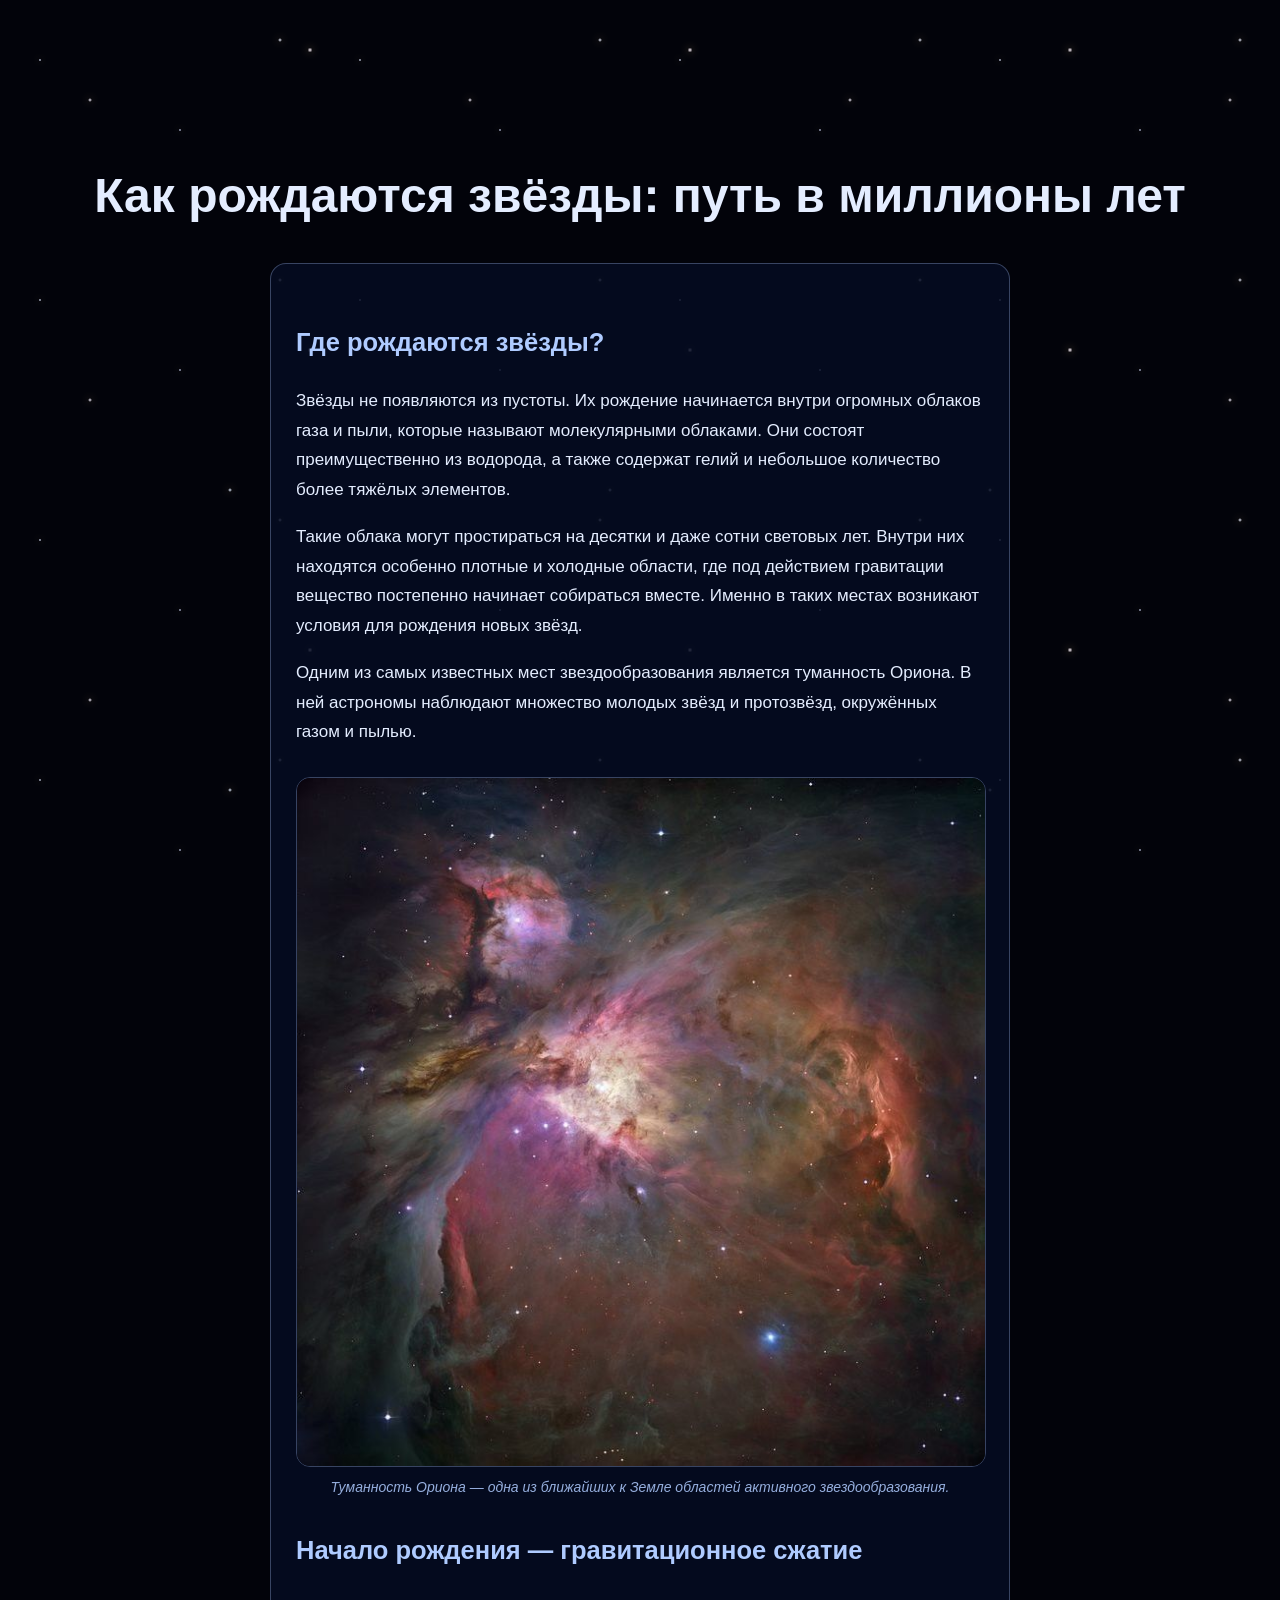
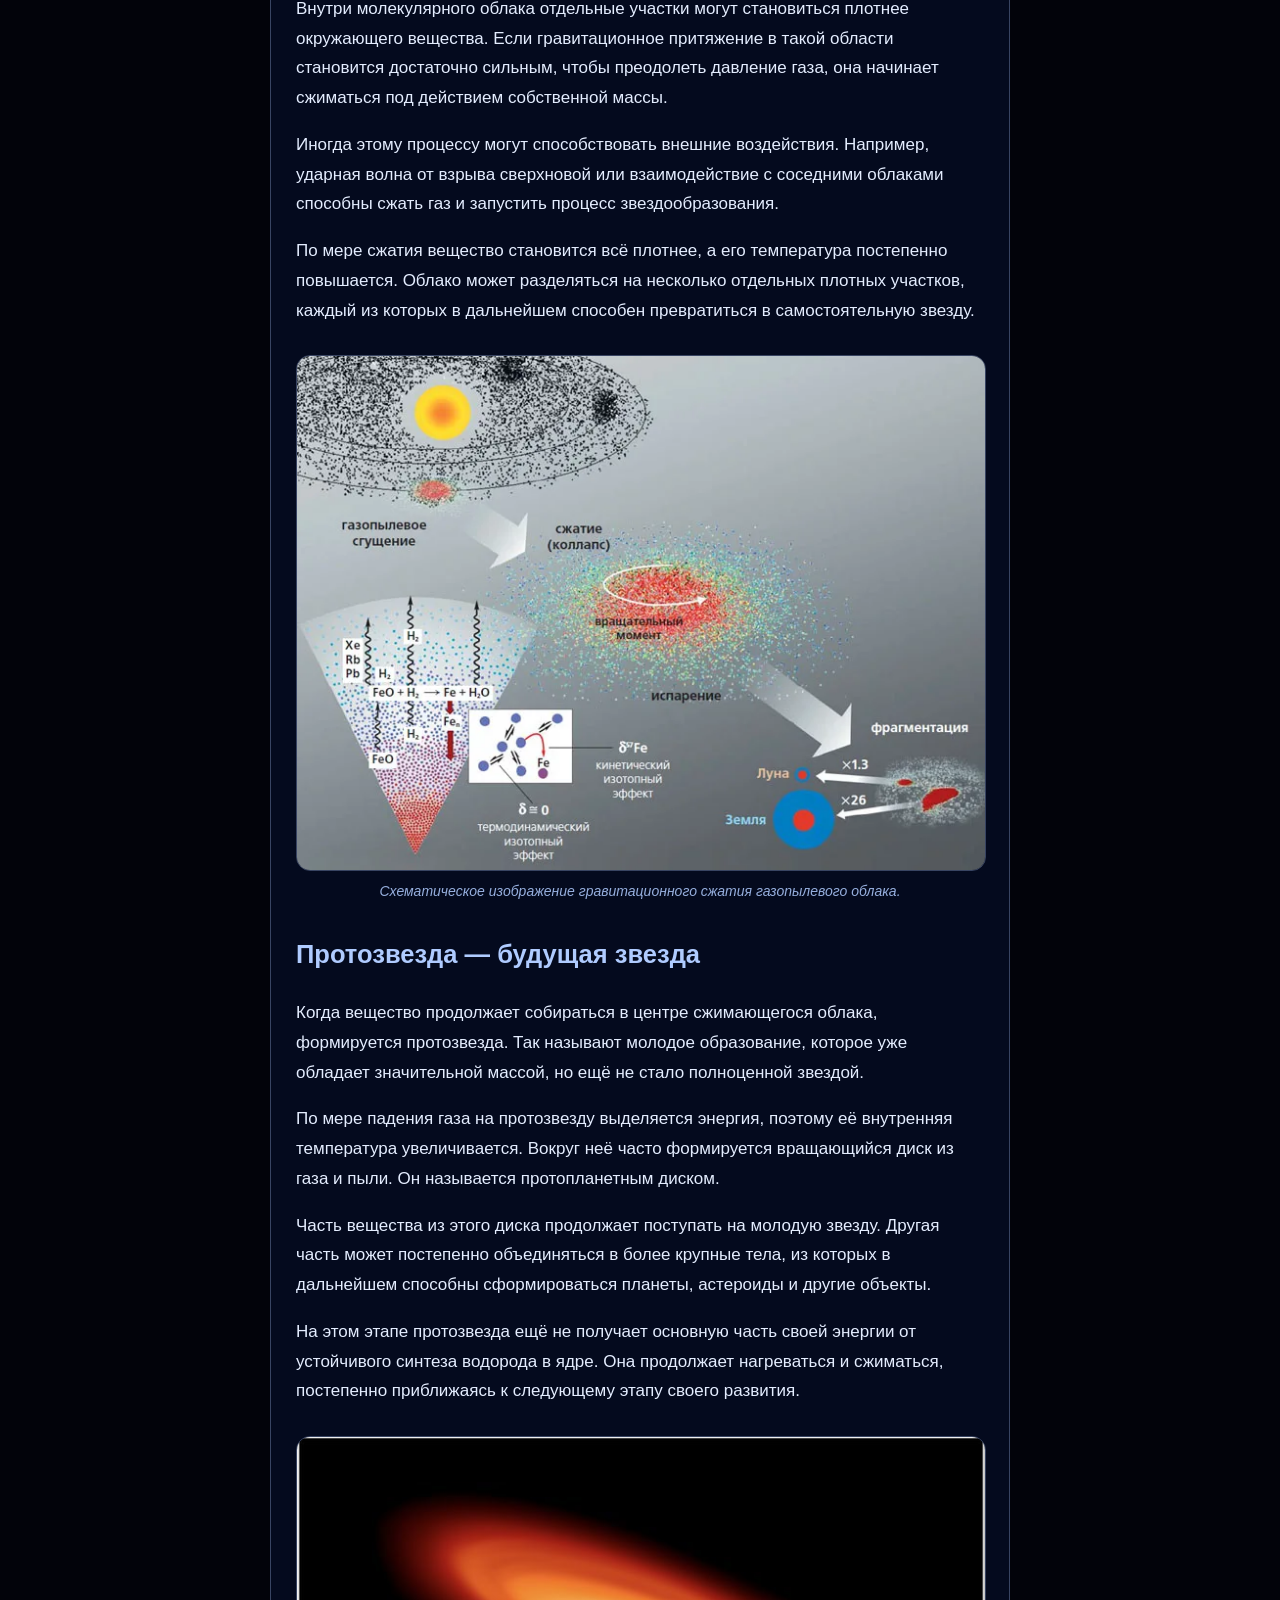
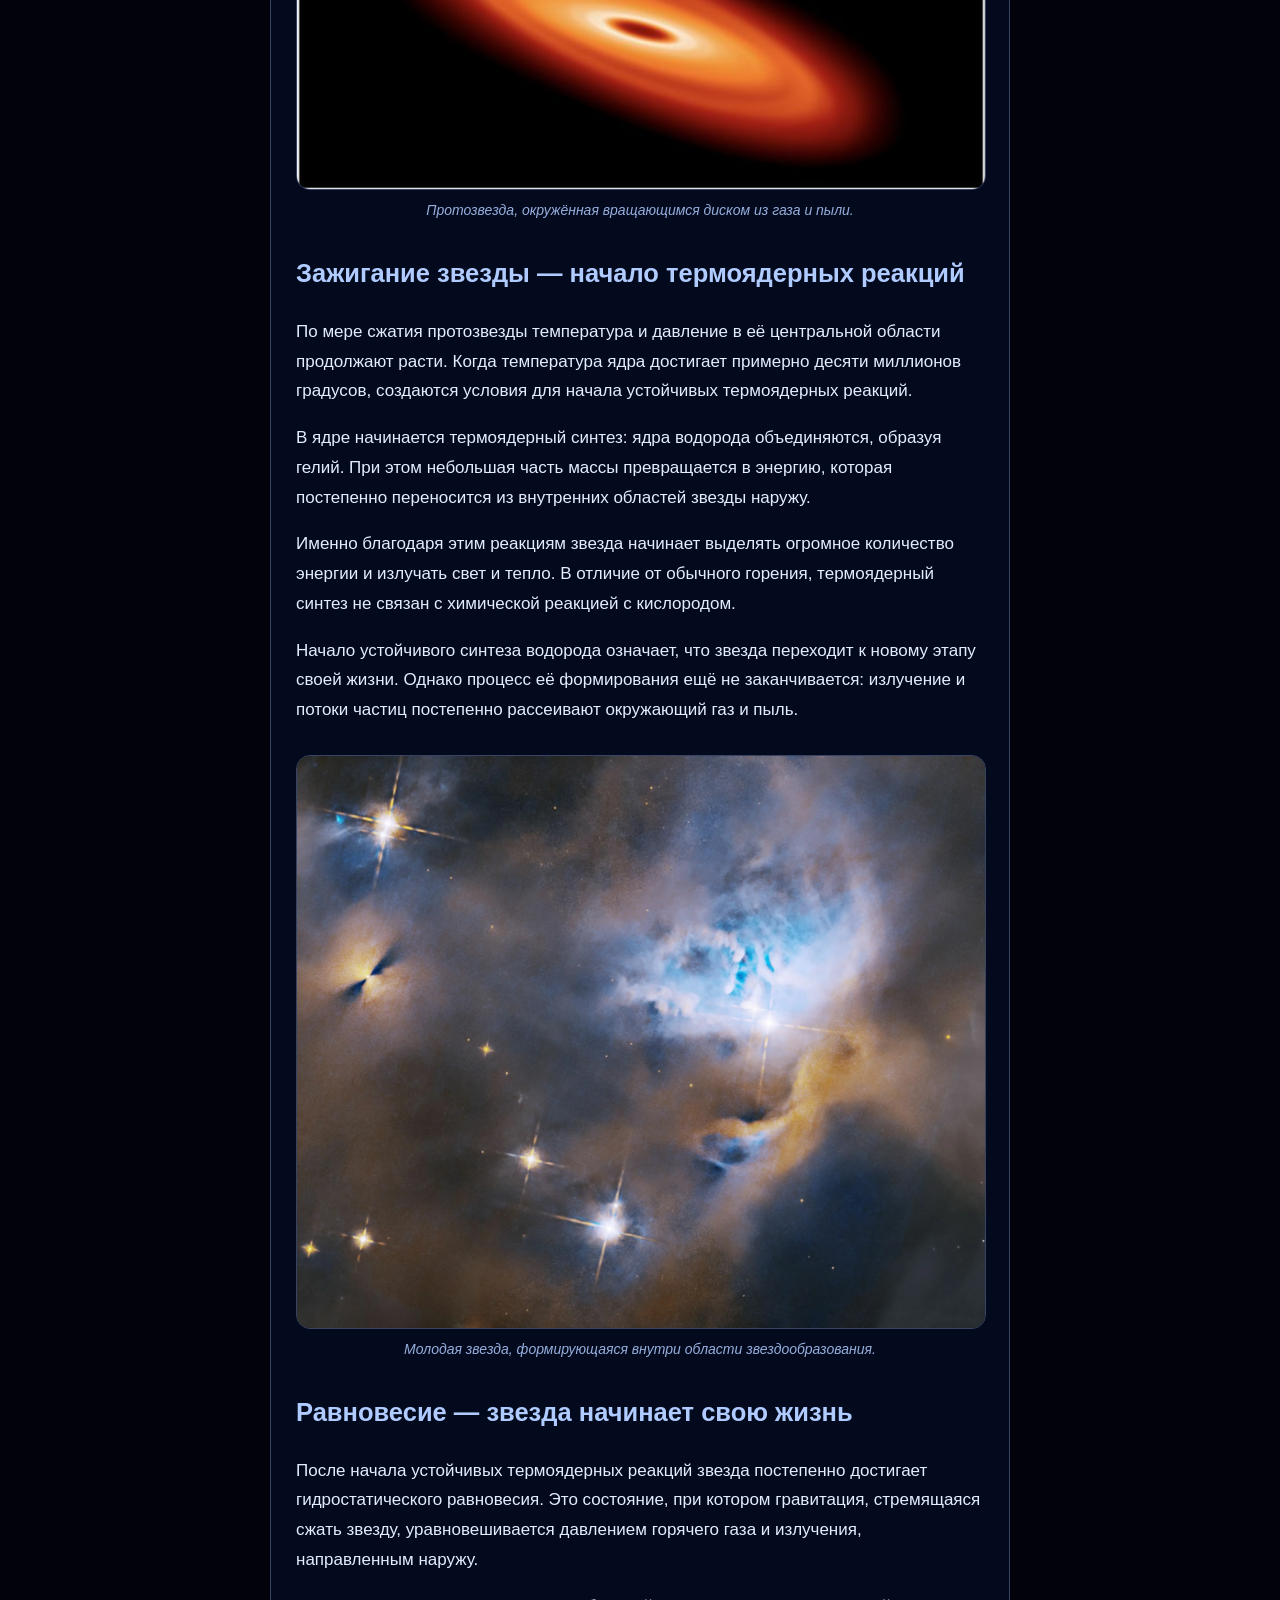
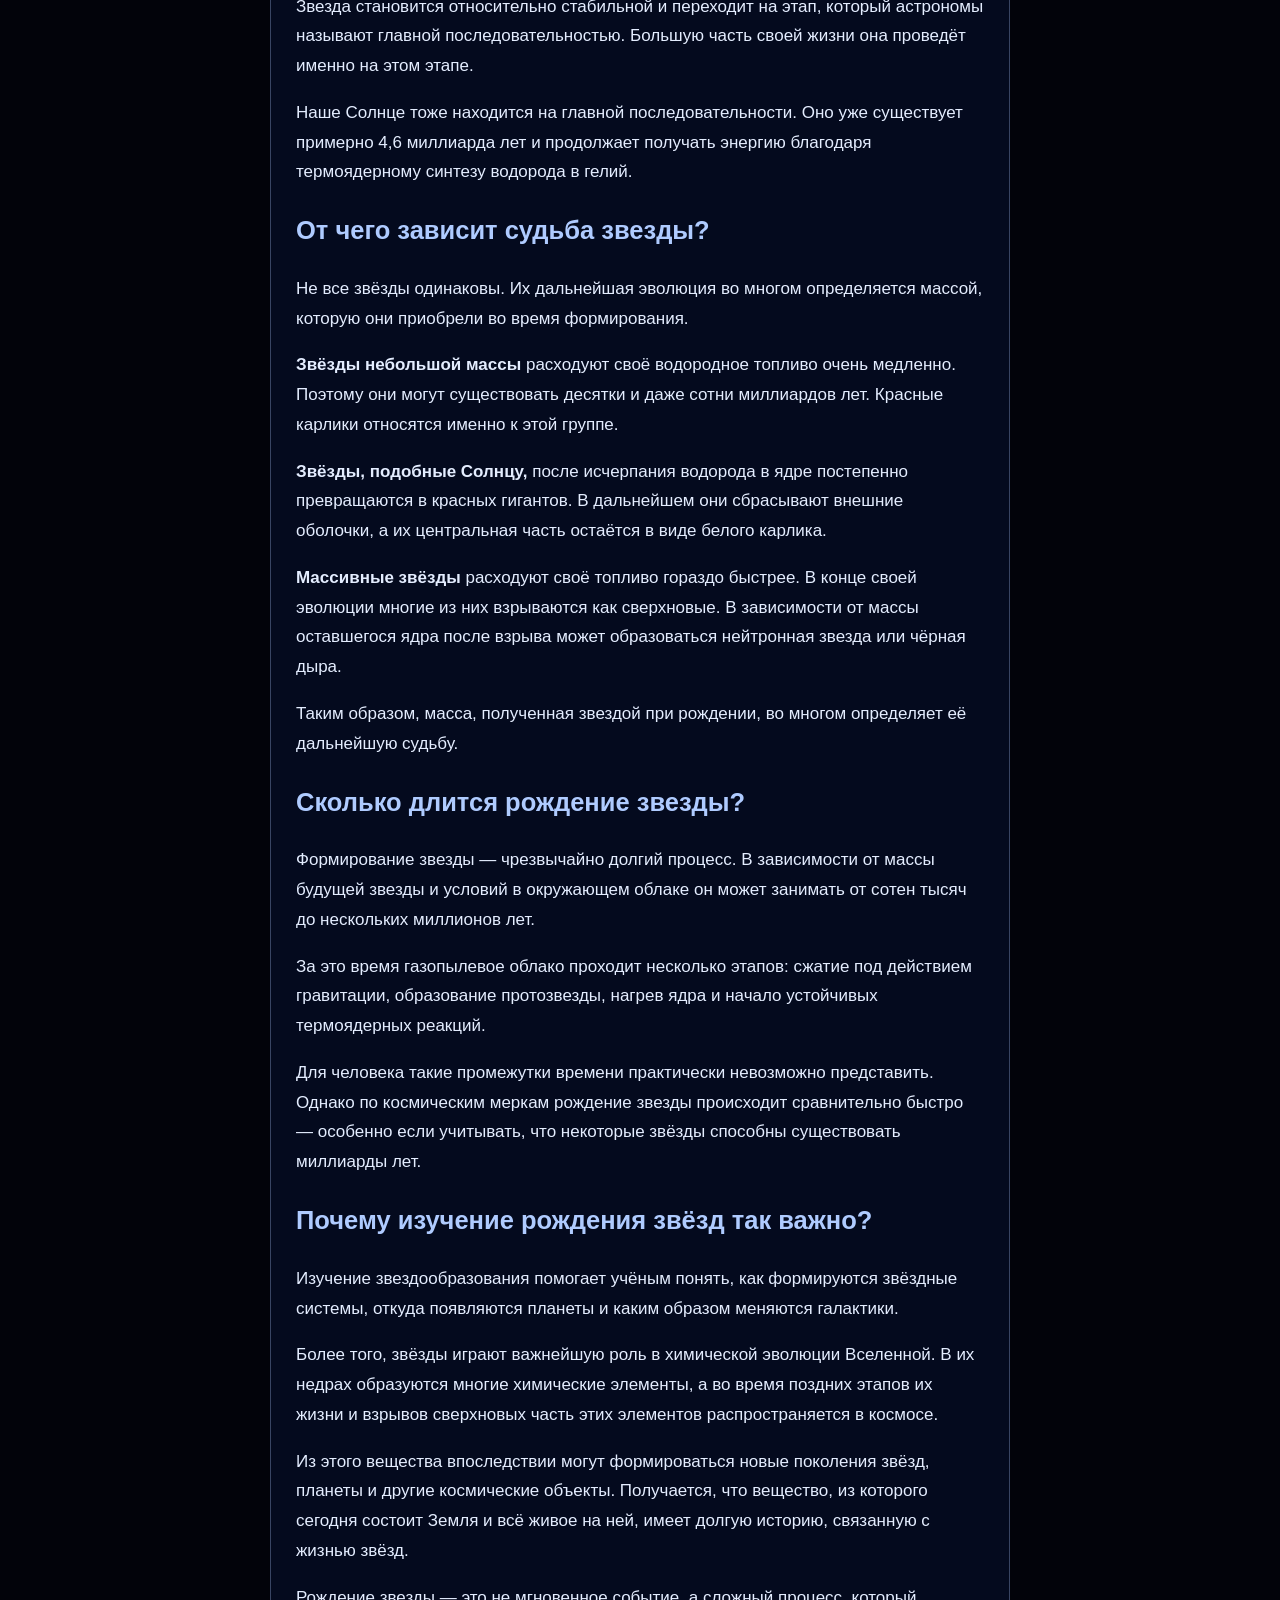
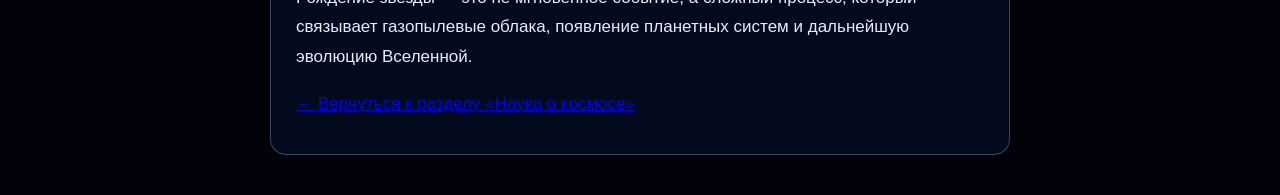
<file: star-formation.html>
<!DOCTYPE html>
<html lang="ru">
<head>
    <meta charset="UTF-8">
    <meta name="viewport" content="width=device-width, initial-scale=1.0">
    <title>Как рождаются звёзды</title>
    <link rel="stylesheet" href="style.css">
</head>

<body class="science-page star-formation-page">

    <div class="stars-layer stars-far" aria-hidden="true"></div>
    <div class="stars-layer stars-near" aria-hidden="true"></div>

    <h1>Как рождаются звёзды: путь в миллионы лет</h1>

    <div class="article-content">

        <h2>Где рождаются звёзды?</h2>

        <p>
            Звёзды не появляются из пустоты. Их рождение начинается
            внутри огромных облаков газа и пыли, которые называют
            молекулярными облаками. Они состоят преимущественно
            из водорода, а также содержат гелий и небольшое
            количество более тяжёлых элементов.
        </p>

        <p>
            Такие облака могут простираться на десятки и даже
            сотни световых лет. Внутри них находятся особенно
            плотные и холодные области, где под действием
            гравитации вещество постепенно начинает собираться
            вместе. Именно в таких местах возникают условия
            для рождения новых звёзд.
        </p>

        <p>
            Одним из самых известных мест звездообразования
            является туманность Ориона. В ней астрономы наблюдают
            множество молодых звёзд и протозвёзд, окружённых
            газом и пылью.
        </p>

        <figure class="article-figure">
            <img src="images/stellar-nursery.jpg"
                 alt="Область звездообразования в туманности Ориона">
            <figcaption>
                Туманность Ориона — одна из ближайших к Земле
                областей активного звездообразования.
            </figcaption>
        </figure>

        <h2>Начало рождения — гравитационное сжатие</h2>

        <p>
            Внутри молекулярного облака отдельные участки могут
            становиться плотнее окружающего вещества. Если
            гравитационное притяжение в такой области становится
            достаточно сильным, чтобы преодолеть давление газа,
            она начинает сжиматься под действием собственной массы.
        </p>

        <p>
            Иногда этому процессу могут способствовать внешние
            воздействия. Например, ударная волна от взрыва
            сверхновой или взаимодействие с соседними облаками
            способны сжать газ и запустить процесс звездообразования.
        </p>

        <p>
            По мере сжатия вещество становится всё плотнее,
            а его температура постепенно повышается. Облако
            может разделяться на несколько отдельных плотных
            участков, каждый из которых в дальнейшем способен
            превратиться в самостоятельную звезду.
        </p>

        <figure class="article-figure">
            <img src="images/collapsing-cloud.jpg"
                 alt="Сжимающееся газопылевое облако">
            <figcaption>
                Схематическое изображение гравитационного
                сжатия газопылевого облака.
            </figcaption>
        </figure>

        <h2>Протозвезда — будущая звезда</h2>

        <p>
            Когда вещество продолжает собираться в центре
            сжимающегося облака, формируется протозвезда.
            Так называют молодое образование, которое уже
            обладает значительной массой, но ещё не стало
            полноценной звездой.
        </p>

        <p>
            По мере падения газа на протозвезду выделяется
            энергия, поэтому её внутренняя температура
            увеличивается. Вокруг неё часто формируется
            вращающийся диск из газа и пыли. Он называется
            протопланетным диском.
        </p>

        <p>
            Часть вещества из этого диска продолжает поступать
            на молодую звезду. Другая часть может постепенно
            объединяться в более крупные тела, из которых
            в дальнейшем способны сформироваться планеты,
            астероиды и другие объекты.
        </p>

        <p>
            На этом этапе протозвезда ещё не получает основную
            часть своей энергии от устойчивого синтеза водорода
            в ядре. Она продолжает нагреваться и сжиматься,
            постепенно приближаясь к следующему этапу своего
            развития.
        </p>

        <figure class="article-figure">
            <img src="images/protostar.jpg"
                 alt="Протозвезда с окружающим газопылевым диском">
            <figcaption>
                Протозвезда, окружённая вращающимся диском
                из газа и пыли.
            </figcaption>
        </figure>

        <h2>Зажигание звезды — начало термоядерных реакций</h2>

        <p>
            По мере сжатия протозвезды температура и давление
            в её центральной области продолжают расти.
            Когда температура ядра достигает примерно
            десяти миллионов градусов, создаются условия
            для начала устойчивых термоядерных реакций.
        </p>

        <p>
            В ядре начинается термоядерный синтез: ядра
            водорода объединяются, образуя гелий. При этом
            небольшая часть массы превращается в энергию,
            которая постепенно переносится из внутренних
            областей звезды наружу.
        </p>

        <p>
            Именно благодаря этим реакциям звезда начинает
            выделять огромное количество энергии и излучать
            свет и тепло. В отличие от обычного горения,
            термоядерный синтез не связан с химической
            реакцией с кислородом.
        </p>

        <p>
            Начало устойчивого синтеза водорода означает,
            что звезда переходит к новому этапу своей жизни.
            Однако процесс её формирования ещё не заканчивается:
            излучение и потоки частиц постепенно рассеивают
            окружающий газ и пыль.
        </p>

        <figure class="article-figure">
            <img src="images/young-star.jpg"
                 alt="Молодая звезда в окружающем газопылевом облаке">
            <figcaption>
                Молодая звезда, формирующаяся внутри области
                звездообразования.
            </figcaption>
        </figure>

        <h2>Равновесие — звезда начинает свою жизнь</h2>

        <p>
            После начала устойчивых термоядерных реакций
            звезда постепенно достигает гидростатического
            равновесия. Это состояние, при котором гравитация,
            стремящаяся сжать звезду, уравновешивается давлением
            горячего газа и излучения, направленным наружу.
        </p>

        <p>
            Звезда становится относительно стабильной
            и переходит на этап, который астрономы называют
            главной последовательностью. Большую часть своей
            жизни она проведёт именно на этом этапе.
        </p>

        <p>
            Наше Солнце тоже находится на главной
            последовательности. Оно уже существует примерно
            4,6 миллиарда лет и продолжает получать энергию
            благодаря термоядерному синтезу водорода в гелий.
        </p>

        <h2>От чего зависит судьба звезды?</h2>

        <p>
            Не все звёзды одинаковы. Их дальнейшая эволюция
            во многом определяется массой, которую они
            приобрели во время формирования.
        </p>

        <p>
            <strong>Звёзды небольшой массы</strong> расходуют
            своё водородное топливо очень медленно. Поэтому
            они могут существовать десятки и даже сотни
            миллиардов лет. Красные карлики относятся
            именно к этой группе.
        </p>

        <p>
            <strong>Звёзды, подобные Солнцу,</strong> после
            исчерпания водорода в ядре постепенно превращаются
            в красных гигантов. В дальнейшем они сбрасывают
            внешние оболочки, а их центральная часть остаётся
            в виде белого карлика.
        </p>

        <p>
            <strong>Массивные звёзды</strong> расходуют своё
            топливо гораздо быстрее. В конце своей эволюции
            многие из них взрываются как сверхновые.
            В зависимости от массы оставшегося ядра
            после взрыва может образоваться нейтронная
            звезда или чёрная дыра.
        </p>

        <p>
            Таким образом, масса, полученная звездой
            при рождении, во многом определяет её дальнейшую
            судьбу.
        </p>

        <h2>Сколько длится рождение звезды?</h2>

        <p>
            Формирование звезды — чрезвычайно долгий процесс.
            В зависимости от массы будущей звезды и условий
            в окружающем облаке он может занимать от сотен
            тысяч до нескольких миллионов лет.
        </p>

        <p>
            За это время газопылевое облако проходит несколько
            этапов: сжатие под действием гравитации, образование
            протозвезды, нагрев ядра и начало устойчивых
            термоядерных реакций.
        </p>

        <p>
            Для человека такие промежутки времени практически
            невозможно представить. Однако по космическим
            меркам рождение звезды происходит сравнительно
            быстро — особенно если учитывать, что некоторые
            звёзды способны существовать миллиарды лет.
        </p>

        <h2>Почему изучение рождения звёзд так важно?</h2>

        <p>
            Изучение звездообразования помогает учёным понять,
            как формируются звёздные системы, откуда появляются
            планеты и каким образом меняются галактики.
        </p>

        <p>
            Более того, звёзды играют важнейшую роль
            в химической эволюции Вселенной. В их недрах
            образуются многие химические элементы, а во время
            поздних этапов их жизни и взрывов сверхновых
            часть этих элементов распространяется в космосе.
        </p>

        <p>
            Из этого вещества впоследствии могут формироваться
            новые поколения звёзд, планеты и другие космические
            объекты. Получается, что вещество, из которого
            сегодня состоит Земля и всё живое на ней,
            имеет долгую историю, связанную с жизнью звёзд.
        </p>

        <p>
            Рождение звезды — это не мгновенное событие,
            а сложный процесс, который связывает газопылевые
            облака, появление планетных систем и дальнейшую
            эволюцию Вселенной.
        </p>

        <a href="science.html" class="back-button">
            ← Вернуться к разделу «Наука о космосе»
        </a>

    </div>

    <script>
        const starsFar = document.querySelector(".stars-far");
        const starsNear = document.querySelector(".stars-near");

        function moveStars() {
            const scrollY = window.scrollY;

            if (starsFar) {
                starsFar.style.backgroundPosition =
                    `0 ${-scrollY * 0.12}px`;
            }

            if (starsNear) {
                starsNear.style.backgroundPosition =
                    `0 ${-scrollY * 0.3}px`;
            }
        }

        window.addEventListener("scroll", moveStars, { passive: true });
        moveStars();
    </script>

</body>
</html>
</file>
<file: style.css>
body {
    background-image: url("images/space.jpeg");
    background-size: 100% auto;
    background-position: center top;
    background-repeat: no-repeat;
    background-attachment: fixed;
    min-height: 100vh;
    color: white;
    font-family: 'Manrope', sans-serif;
    text-align: center;
    padding-top: 100px;
}

h1 {
    font-family: 'Space Grotesk', sans-serif;
    color: #E4EDFF;
    font-size: 42px;
}
header {
    padding: 60px 20px;
}

header h1 {
    font-family: 'Space Grotesk', sans-serif;
    font-size: 56px;
    color: #AFCBFF;
    margin-bottom: 20px;
}

header p {
    font-size: 18px;
    letter-spacing: 3px;
}
.menu-button {
    position: absolute;
    top: 25px;
    right: 30px;
    font-size: 40px;
    color: #FFFFFF;
    background: rgba(255, 255, 255, 0.08);
    border: 1px solid rgba(255, 255, 255, 0.6);
    border-radius: 12px;
    width: 55px;
    height: 55px;
    cursor: pointer;
}
.dropdown-menu {
    display: none;
    position: absolute;
    top: 90px;
    right: 30px;
    width: 220px;
    padding: 15px;
    background: rgba(15, 25, 55, 0.95);
    border: 1px solid rgba(255, 255, 255, 0.5);
    border-radius: 12px;
    color: #B9A7FF;
    text-align: left;
    z-index: 10;
}
.dropdown-menu a {
    color: #D8CCFF;
    text-decoration: none;
}
.dropdown-menu a:hover {
    color: #FFFFFF;
}
.dropdown-menu.active {
    display: block;
}
.science-page {
    background-color: #02030A;
    background-image: none;
    position: relative;
    --stars-far-y: 0px;
    --stars-near-y: 0px;
}

.science-page h1 {
    font-family: 'Space Grotesk', sans-serif;
    font-size: 48px;
    color: #E4EDFF;
    text-align: center;
    margin-top: 60px;
    margin-bottom: 40px;
}
.science-intro {
    font-family: 'Manrope', sans-serif;
    font-size: 18px;
    color: #C5D5F0;
    text-align: center;
    max-width: 700px;
    margin: 0 auto 60px;
    line-height: 1.6;
}
.science-articles {
    display: flex;
    justify-content: center;
    align-items: stretch;
    gap: 30px;
    flex-wrap: wrap;
}
.article-card {
    background: rgba(5, 12, 35, 0.85);
    border: 1px solid rgba(175, 203, 255, 0.4);
    border-radius: 16px;
    padding: 25px;
    max-width: 350px;
    margin: 30px auto;
    color: #E4EDFF;
    text-align: left;
}

.article-card h2 {
    font-family: 'Space Grotesk', sans-serif;
    color: #AFCBFF;
    font-size: 26px;
    margin-top: 0;
}

.article-card p {
    font-family: 'Manrope', sans-serif;
    font-size: 16px;
    line-height: 1.6;
}
.article-card img {
    width: 100%;
    height: 180px;
    object-fit: cover;
    border-radius: 10px;
    margin-bottom: 15px;
}
.article-card img.questions-image {
    object-fit: contain;
    background: rgba(0, 0, 0, 0.3);
}
.article-card {
    transition: transform 0.45s ease, border-color 0.45s ease, box-shadow 0.45s ease;
}

.article-card:hover {
    transform: translateY(-7px);
    border-color: #AFCBFF;
    box-shadow: 0 8px 30px rgba(120, 150, 255, 0.15);
}

.article-card:hover {
    transform: translateY(-6px);
    border-color: #AFCBFF;
}
.article-card-link {
    text-decoration: none;
    color: inherit;
    display: block;
    width: fit-content;
    margin: 30px auto;
}
.article-content {
    max-width: 740px;
    margin: 40px auto;
    padding: 35px 25px;
    background: rgba(5, 12, 35, 0.85);
    border: 1px solid rgba(175, 203, 255, 0.3);
    border-radius: 16px;
    color: #E4EDFF;
    font-family: 'Manrope', sans-serif;
    font-size: 17px;
    line-height: 1.75;
    text-align: left;
    box-sizing: border-box;
}
.article-main-image {
    display: block;
    width: 80%;
    max-width: 850px;
    height: auto;
    object-fit: contain;
    border-radius: 16px;
    margin: 30px auto;
}
.article-figure {
    margin: 20px 0 40px;
    text-align: center;
}

.article-figure img {
    display: block;
    width: 100%;
    max-width: 750px;
    height: auto;
    margin: 0 auto;
    border-radius: 14px;
    border: 1px solid rgba(175, 203, 255, 0.3);
}

.article-figure figcaption {
    margin-top: 12px;
    color: #AABBD8;
    font-size: 14px;
    line-height: 1.5;
    font-style: italic;
}
h2 {
    font-family: 'Space Grotesk', sans-serif;
    font-weight: 600;
    color: #AFCBFF;
}
.article-content p {
    text-align: left;
}
.article-content h2 {
    text-align: left;
}
.article-content {
    text-align: left;
}

.article-content p {
    text-align: left;
}

.article-content h2 {
    text-align: left;
}
.planetariums-section {
    max-width: 1200px;
    margin: 100px auto;
    padding: 30px;
    color: #E4EDFF;
}

.planetariums-section h2 {
    font-family: 'Space Grotesk', sans-serif;
    font-size: 36px;
    color: #AFCBFF;
    margin-bottom: 20px;
}

.planetariums-section p {
    font-family: 'Manrope', sans-serif;
    font-size: 18px;
    margin-bottom: 35px;
}

#map {
    width: 100%;
    height: 550px;
    border: none;
    border-radius: 18px;
    overflow: hidden;
    background-color: #000000;
}
.map-subtitle {
    font-size: 14px !important;
    opacity: 0.7;
    margin-top: -25px;
    font-style: italic;
}
@media (max-width: 768px) {
    body {
        background-attachment: scroll;
        background-size: auto 100%;
        background-position: center top;
        background-repeat: repeat-y;
        background-color: #050817;
    }
}
.back-arrow {
    position: absolute;
    top: 30px;
    left: 35px;
    font-size: 38px;
    color: #D8CCFF;
    text-decoration: none;
    transition: 0.3s;
}

.back-arrow:hover {
    color: #FFFFFF;
    transform: translateX(-5px);
}

@media (max-width: 768px) {
    body {
        background-attachment: scroll;
        background-size: cover;
        background-position: center top;
        background-repeat: no-repeat;
        background-color: #050817;
    }
}
.home-page {
    background-image: none;
    background-color: #000000;
    overflow-x: hidden;
}
/* Луна на главной странице */
.home-page .moon-parallax {
    position: absolute;
    top: 80px;
    width: min(110vw, 1200px);
    left: 50%;
    aspect-ratio: 3 / 2;
    background-image: url("images/moon.png");
    background-size: contain;
    background-repeat: no-repeat;
    background-position: center;
    transform: translateX(-50%);
    pointer-events: none;
    z-index: 0;
}

/* Контент располагается поверх Луны */
.home-page header,
.home-page .planetariums-section {
    position: relative;
    z-index: 1;
}

/* Положение Луны на телефонах */
@media (max-width: 768px) {
    .home-page .moon-parallax {
        width: 100vw;
        top: 250px;
    }
}

/* Новый логотип Astralis */
.floating-planet {
    width: 150px;
    height: 100px;
    margin: 10px auto 15px;
    animation: logo-float 5s ease-in-out infinite;
}

.floating-planet img {
    width: 100%;
    height: 100%;
    object-fit: contain;
    mix-blend-mode: screen;
    filter: drop-shadow(0 0 15px rgba(145, 145, 255, 0.7));
}

@keyframes logo-float {
    0%, 100% {
        transform: translateY(0);
    }
    50% {
        transform: translateY(-8px);
    }
}
/* Размер логотипа на телефонах */
@media (max-width: 768px) {
    .home-page .floating-planet {
        width: 120px !important;
        height: 80px !important;
        margin: 10px auto 15px;
    }

    .home-page .floating-planet img {
        width: 100%;
        height: 100%;
        object-fit: contain;
    }
}
@media (max-width: 768px) {
    .home-page header .floating-planet {
        width: 120px !important;
        height: 80px !important;
        margin: 10px auto 15px !important;
    }

    .home-page header .floating-planet img {
        display: block;
        width: 120px !important;
        max-width: 120px !important;
        height: 80px !important;
        object-fit: contain;
    }
}

/* Звёздное пространство Astralis */
.stars-layer {
    position: fixed;
    inset: 0;
    width: 100%;
    height: 100vh;
    pointer-events: none;
    background-repeat: repeat;
    z-index: 0;
    will-change: background-position;
}





.stars-layer {
    background-image:
        radial-gradient(1.5px 1.5px at 40px 60px, rgba(225, 232, 255, 1), transparent),
        radial-gradient(1.5px 1.5px at 180px 130px, rgba(215, 225, 255, 0.95), transparent),
        radial-gradient(2px 2px at 280px 40px, rgba(235, 238, 255, 1), transparent);
    background-size: 320px 240px;
    opacity: 1;
    filter: drop-shadow(0 0 3px rgba(170, 190, 255, 0.8));
}

.stars-near {
    background-image:
        radial-gradient(2px 2px at 90px 100px, rgba(245, 240, 255, 1), transparent),
        radial-gradient(2px 2px at 230px 190px, rgba(225, 235, 255, 1), transparent),
        radial-gradient(2.5px 2.5px at 310px 50px, rgba(255, 245, 255, 1), transparent);
    background-size: 380px 300px;
    opacity: 1;
    filter: drop-shadow(0 0 4px rgba(190, 195, 255, 0.9));
}

.leaflet-control-attribution {
    background: rgba(0, 0, 0, 0.55) !important;
    color: rgba(255, 255, 255, 0.55) !important;
    font-size: 9px !important;
}

.leaflet-control-attribution a {
    color: rgba(175, 203, 255, 0.65) !important;
}

/* Плавность сайта */
html {
    scroll-behavior: smooth;
}

a,
button,
.planetarium-popup,
.science-card {
    transition: all 0.35s ease;
}

.article-content .article-image {
    display: block;
    width: 100%;
    max-width: 100%;
    height: auto;
    max-height: 400px;
    object-fit: cover;
    border-radius: 12px;
    margin: 30px auto;
    box-sizing: border-box;
}

/* Общий фон и два слоя звёзд */
.science-page {
    background-color: #02030A;
    background-image: none;
    position: relative;
}

.article-figure {
    width: 100%;
    margin: 30px auto;
    text-align: center;
}

.article-figure .article-image {
    margin: 0 auto;
}

.article-figure figcaption {
    margin-top: 10px;
    color: #AFCBFF;
    font-family: 'Manrope', sans-serif;
    font-size: 14px;
    font-style: italic;
    line-height: 1.5;
    opacity: 0.85;
}

.questions-page .back-arrow {
    position: fixed;
    bottom: 30px;
    left: 30px;
    right: auto;
    z-index: 1000;
}

.article-return {
    position: static;
    width: 100%;
    margin-top: 35px;
    padding-bottom: 25px;
    text-align: left;
}

.article-return a {
    position: static;
    display: inline-block;
    color: #9370DB;
    text-decoration: none;
    font-size: 16px;
}

.article-return a:hover {
    color: #FFFFFF;
}
/* Звёздные слои на научных страницах */
.science-page .stars-layer {
    position: fixed;
    inset: 0;
    width: 100%;
    height: 100vh;
    pointer-events: none;
    background-repeat: repeat;
    z-index: 0;
    will-change: background-position;
}

.science-page .stars-far {
    background-image:
        radial-gradient(1.5px 1.5px at 40px 60px, rgba(225, 232, 255, 1), transparent),
        radial-gradient(1.5px 1.5px at 180px 130px, rgba(215, 225, 255, 0.95), transparent),
        radial-gradient(2px 2px at 280px 40px, rgba(235, 238, 255, 1), transparent);
    background-size: 320px 240px;
    filter: drop-shadow(0 0 3px rgba(170, 190, 255, 0.8));
}

.science-page .stars-near {
    background-image:
        radial-gradient(2px 2px at 90px 100px, rgba(245, 240, 255, 1), transparent),
        radial-gradient(2px 2px at 230px 190px, rgba(225, 235, 255, 1), transparent),
        radial-gradient(2.5px 2.5px at 310px 50px, rgba(255, 245, 255, 1), transparent);
    background-size: 380px 300px;
    filter: drop-shadow(0 0 4px rgba(190, 195, 255, 0.9));
}
/* Содержимое научных страниц располагается поверх звёзд */
.science-page > *:not(.stars-layer) {
    position: relative;
    z-index: 1;
}

/* Звёзды остаются позади содержимого */
.science-page .stars-layer {
    z-index: 0;
}

.science-index-page .back-arrow {
    position: fixed;
    top: 30px;
    left: 35px;
    right: auto;
    margin: 0;
    transform: none;
    z-index: 1000;
}

/* Страница о рождении звёзд */
.star-formation-page .stars-far,
.star-formation-page .stars-near {
    filter: drop-shadow(0 0 4px #FFD98A);
}

/* Выравнивание высоты карточек */
.science-articles .article-card-link {
    display: flex;
}

.science-articles .article-card {
    flex: 1;
    margin: 0;
}

.article-card-link {
    color: #9370DB !important;
    text-decoration: none;
}

.article-card-link:visited {
    color: #9370DB !important;
}


.article-card {
    animation: card-appear 0.8s ease both;
}

@keyframes card-appear {
    from {
        opacity: 0;
        transform: translateY(20px);
    }
    to {
        opacity: 1;
        transform: translateY(0);
    }
}

/* Плавное появление элементов */
.reveal {
    opacity: 0;
    transform: translateY(25px);
    transition: opacity 1s ease, transform 1s ease;
}

.reveal.visible {
    opacity: 1;
    transform: translateY(0);
}

@media (prefers-reduced-motion: reduce) {
    .reveal {
        opacity: 1;
        transform: none;
        transition: none;
    }
}
</file>
